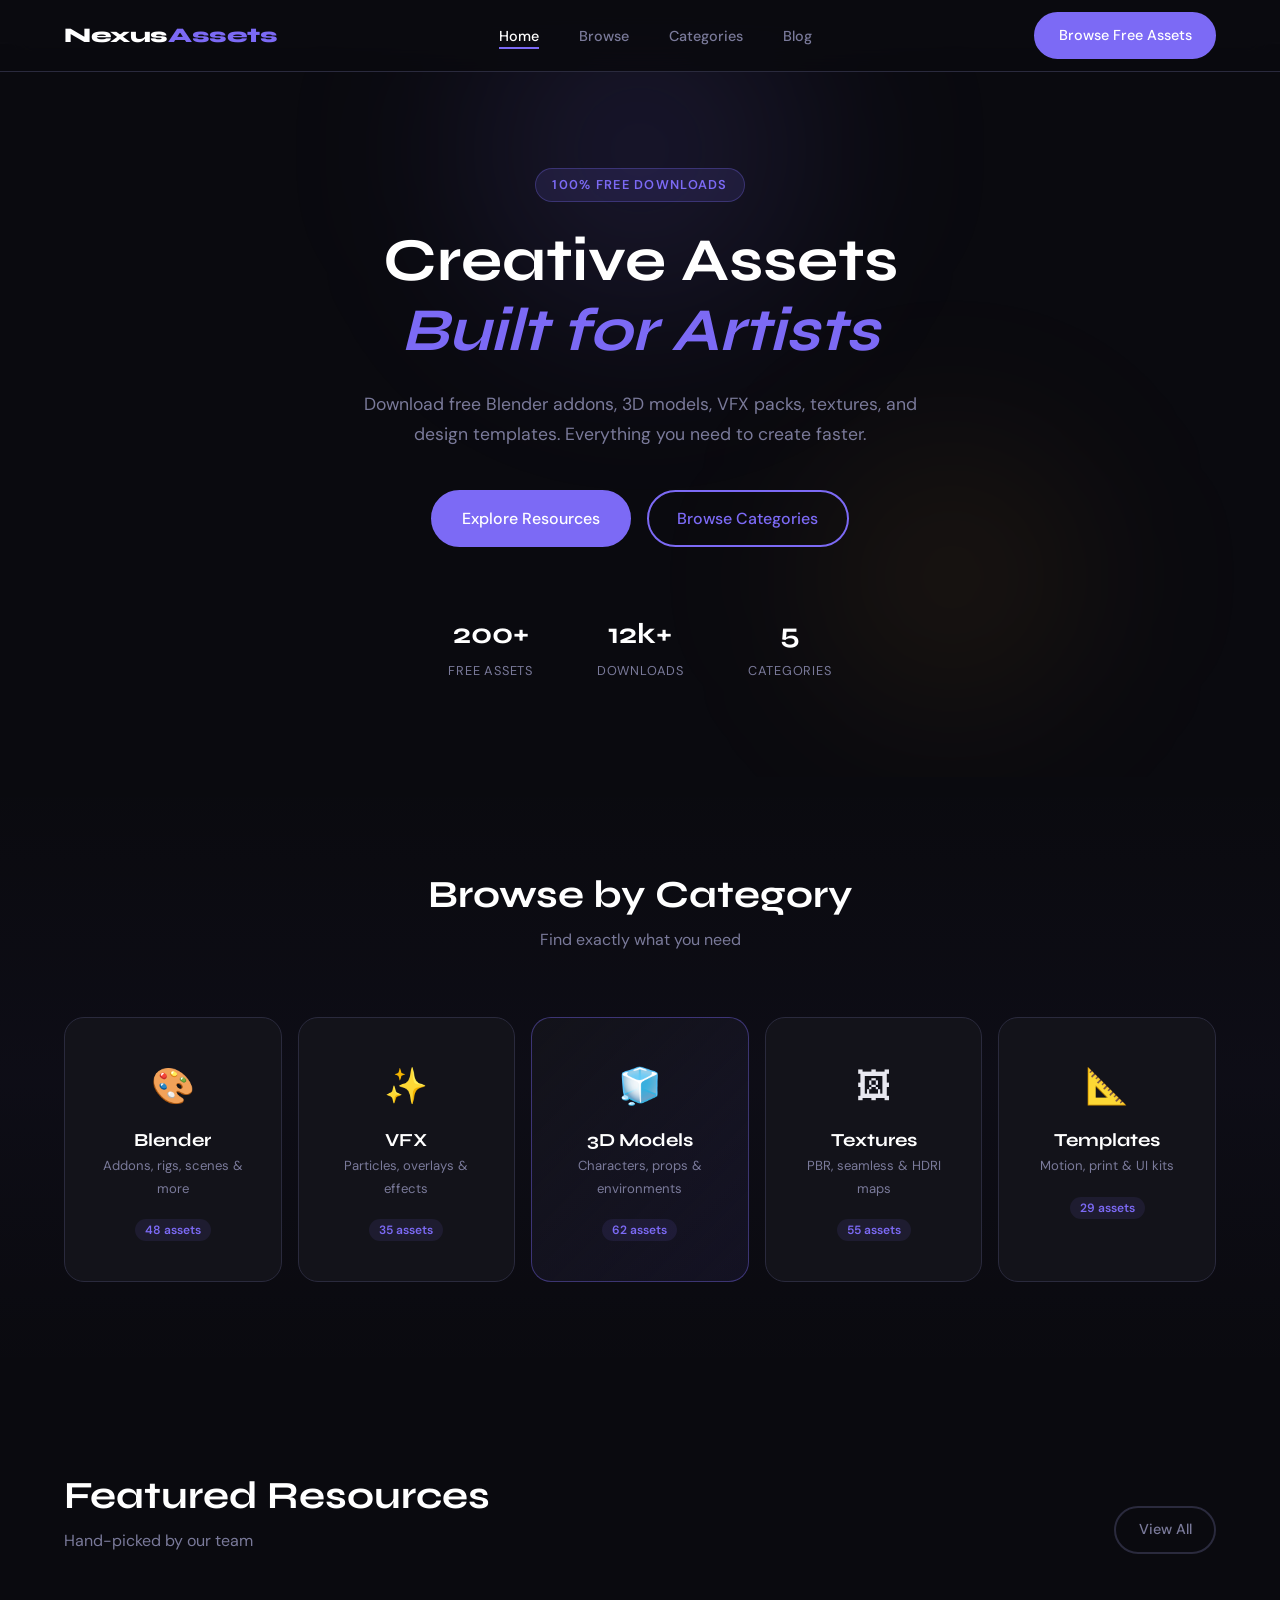
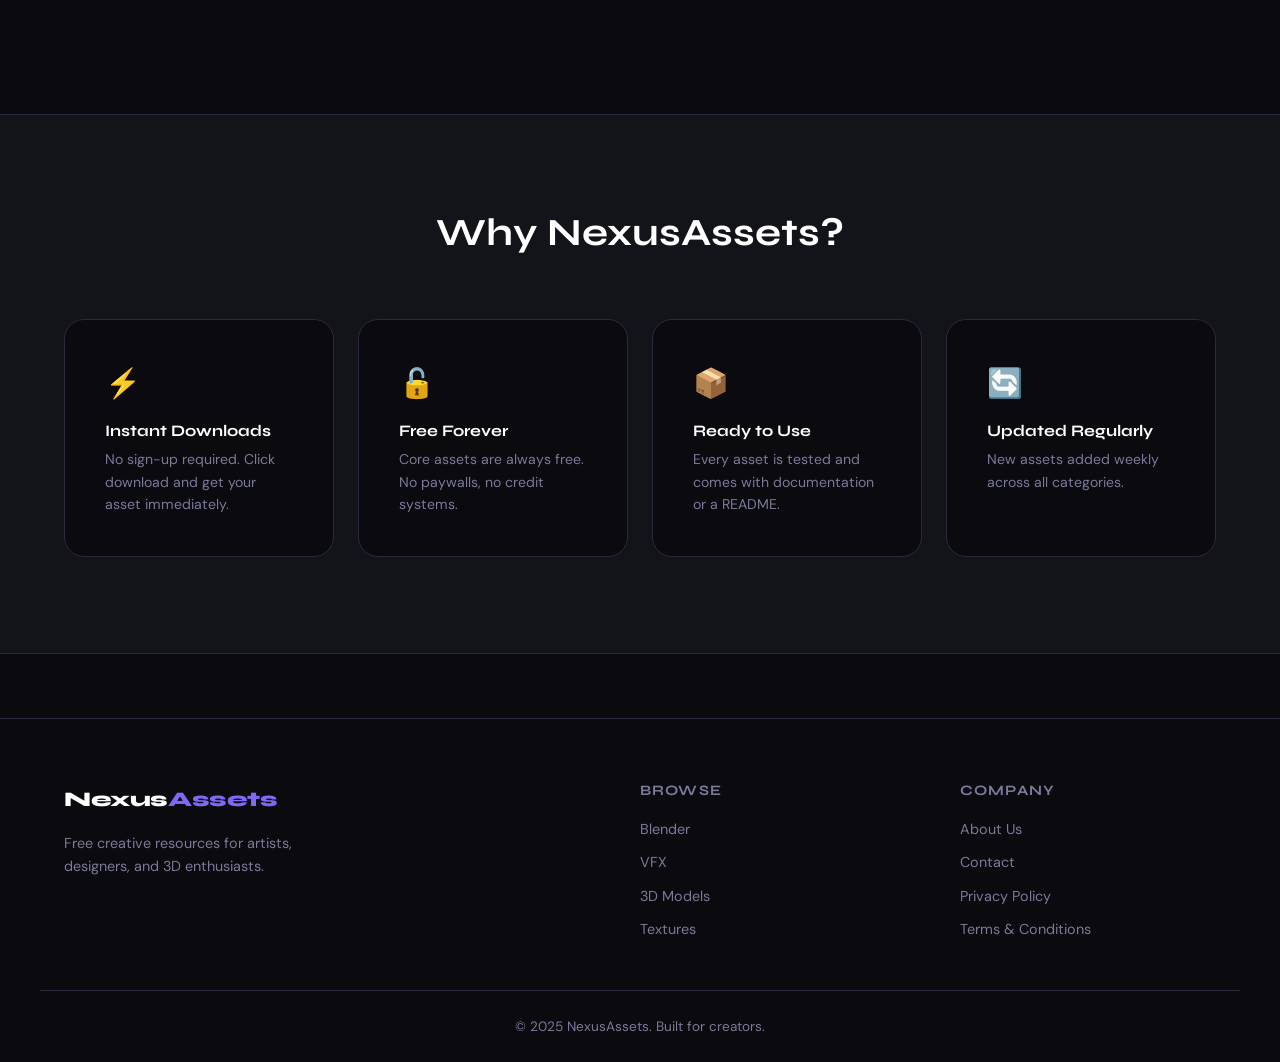
<file: index.html>
<!DOCTYPE html>
<html lang="en">
<head>
  <meta charset="UTF-8" />
  <meta name="viewport" content="width=device-width, initial-scale=1.0" />
  <title>NexusAssets — Free Creative Resources</title>
  <link rel="preconnect" href="https://fonts.googleapis.com" />
  <link rel="preconnect" href="https://fonts.gstatic.com" crossorigin />
  <link href="https://fonts.googleapis.com/css2?family=Syne:wght@700;800&family=DM+Sans:ital,wght@0,300;0,400;0,500;1,300&display=swap" rel="stylesheet" />
  <link rel="stylesheet" href="css/global.css" />
  <link rel="stylesheet" href="css/home.css" />
</head>
<body>

  <!-- ── Navigation ───────────────────────────────────────────── -->
  <header class="site-header">
    <nav class="nav container">
      <a href="index.html" class="nav__logo">Nexus<span>Assets</span></a>
      <ul class="nav__links">
        <li><a href="index.html" class="nav__link active">Home</a></li>
        <li><a href="pages/resources.html" class="nav__link">Browse</a></li>
        <li><a href="#categories" class="nav__link">Categories</a></li>
        <li><a href="pages/blog.html" class="nav__link">Blog</a></li>
      </ul>
      <a href="pages/resources.html" class="btn btn--primary">Browse Free Assets</a>
      <button class="nav__hamburger" id="hamburger" aria-label="Open menu">
        <span></span><span></span><span></span>
      </button>
    </nav>
  </header>

  <div class="mobile-nav" id="mobileNav">
    <ul>
      <li><a href="index.html">Home</a></li>
      <li><a href="pages/resources.html">Browse</a></li>
      <li><a href="#categories">Categories</a></li>
      <li><a href="pages/blog.html">Blog</a></li>
    </ul>
  </div>

  <main>

    <!-- ── Hero ─────────────────────────────────────────────────── -->
    <section class="hero">
      <div class="container hero__inner">
        <span class="hero__badge">100% Free Downloads</span>
        <h1 class="hero__title">Creative Assets<br /><em>Built for Artists</em></h1>
        <p class="hero__sub">
          Download free Blender addons, 3D models, VFX packs, textures,
          and design templates. Everything you need to create faster.
        </p>
        <div class="hero__actions">
          <a href="pages/resources.html" class="btn btn--primary btn--lg">Explore Resources</a>
          <a href="#categories" class="btn btn--ghost btn--lg">Browse Categories</a>
        </div>
        <div class="hero__stats">
          <div class="hero__stat"><strong>200+</strong><span>Free Assets</span></div>
          <div class="hero__stat"><strong>12k+</strong><span>Downloads</span></div>
          <div class="hero__stat"><strong>5</strong><span>Categories</span></div>
        </div>
      </div>
      <div class="hero__glow hero__glow--1" aria-hidden="true"></div>
      <div class="hero__glow hero__glow--2" aria-hidden="true"></div>
    </section>

    <!-- ── Categories ───────────────────────────────────────────── -->
    <section class="categories section" id="categories">
      <div class="container">
        <div class="section-header">
          <h2 class="section-title">Browse by Category</h2>
          <p class="section-sub">Find exactly what you need</p>
        </div>
        <div class="category-grid">
          <a href="pages/resources.html?category=blender" class="category-card">
            <div class="category-card__icon">🎨</div>
            <h3 class="category-card__name">Blender</h3>
            <p class="category-card__desc">Addons, rigs, scenes & more</p>
            <span class="category-card__count">48 assets</span>
          </a>
          <a href="pages/resources.html?category=vfx" class="category-card">
            <div class="category-card__icon">✨</div>
            <h3 class="category-card__name">VFX</h3>
            <p class="category-card__desc">Particles, overlays & effects</p>
            <span class="category-card__count">35 assets</span>
          </a>
          <a href="pages/resources.html?category=models" class="category-card category-card--featured">
            <div class="category-card__icon">🧊</div>
            <h3 class="category-card__name">3D Models</h3>
            <p class="category-card__desc">Characters, props & environments</p>
            <span class="category-card__count">62 assets</span>
          </a>
          <a href="pages/resources.html?category=textures" class="category-card">
            <div class="category-card__icon">🖼</div>
            <h3 class="category-card__name">Textures</h3>
            <p class="category-card__desc">PBR, seamless & HDRI maps</p>
            <span class="category-card__count">55 assets</span>
          </a>
          <a href="pages/resources.html?category=templates" class="category-card">
            <div class="category-card__icon">📐</div>
            <h3 class="category-card__name">Templates</h3>
            <p class="category-card__desc">Motion, print & UI kits</p>
            <span class="category-card__count">29 assets</span>
          </a>
        </div>
      </div>
    </section>

    <!-- ── Featured resources ────────────────────────────────────── -->
    <section class="featured section">
      <div class="container">
        <div class="section-header section-header--flex">
          <div>
            <h2 class="section-title">Featured Resources</h2>
            <p class="section-sub">Hand-picked by our team</p>
          </div>
          <a href="pages/resources.html" class="btn btn--outline">View All</a>
        </div>
        <!-- Cards injected here by main.js → renderResourceCards() -->
        <div class="resource-grid" id="featuredGrid"></div>
      </div>
    </section>

    <!-- ── Why us ────────────────────────────────────────────────── -->
    <section class="features section">
      <div class="container">
        <div class="section-header">
          <h2 class="section-title">Why NexusAssets?</h2>
        </div>
        <div class="features-grid">
          <div class="feature-card">
            <div class="feature-card__icon">⚡</div>
            <h3>Instant Downloads</h3>
            <p>No sign-up required. Click download and get your asset immediately.</p>
          </div>
          <div class="feature-card">
            <div class="feature-card__icon">🔓</div>
            <h3>Free Forever</h3>
            <p>Core assets are always free. No paywalls, no credit systems.</p>
          </div>
          <div class="feature-card">
            <div class="feature-card__icon">📦</div>
            <h3>Ready to Use</h3>
            <p>Every asset is tested and comes with documentation or a README.</p>
          </div>
          <div class="feature-card">
            <div class="feature-card__icon">🔄</div>
            <h3>Updated Regularly</h3>
            <p>New assets added weekly across all categories.</p>
          </div>
        </div>
      </div>
    </section>

  </main>

  <!-- ── Footer ───────────────────────────────────────────────────── -->
  <footer class="site-footer">
    <div class="container footer__inner">
      <div class="footer__brand">
        <a href="index.html" class="nav__logo">Nexus<span>Assets</span></a>
        <p>Free creative resources for artists, designers, and 3D enthusiasts.</p>
      </div>
      <div class="footer__links">
        <h4>Browse</h4>
        <ul>
          <li><a href="pages/resources.html?category=blender">Blender</a></li>
          <li><a href="pages/resources.html?category=vfx">VFX</a></li>
          <li><a href="pages/resources.html?category=models">3D Models</a></li>
          <li><a href="pages/resources.html?category=textures">Textures</a></li>
        </ul>
      </div>
      <div class="footer__links">
        <h4>Company</h4>
        <ul>
          <li><a href="pages/about.html">About Us</a></li>
          <li><a href="pages/contact.html">Contact</a></li>
          <li><a href="pages/privacy.html">Privacy Policy</a></li>
          <li><a href="pages/terms.html">Terms &amp; Conditions</a></li>
        </ul>
      </div>
    </div>
    <div class="footer__bottom container">
      <p>© 2025 NexusAssets. Built for creators.</p>
    </div>
  </footer>
  <script src="js/supabase-client.js"></script>
  <script src="js/data.js"></script>
  <script src="js/main.js"></script>
</body>
</html>
</file>
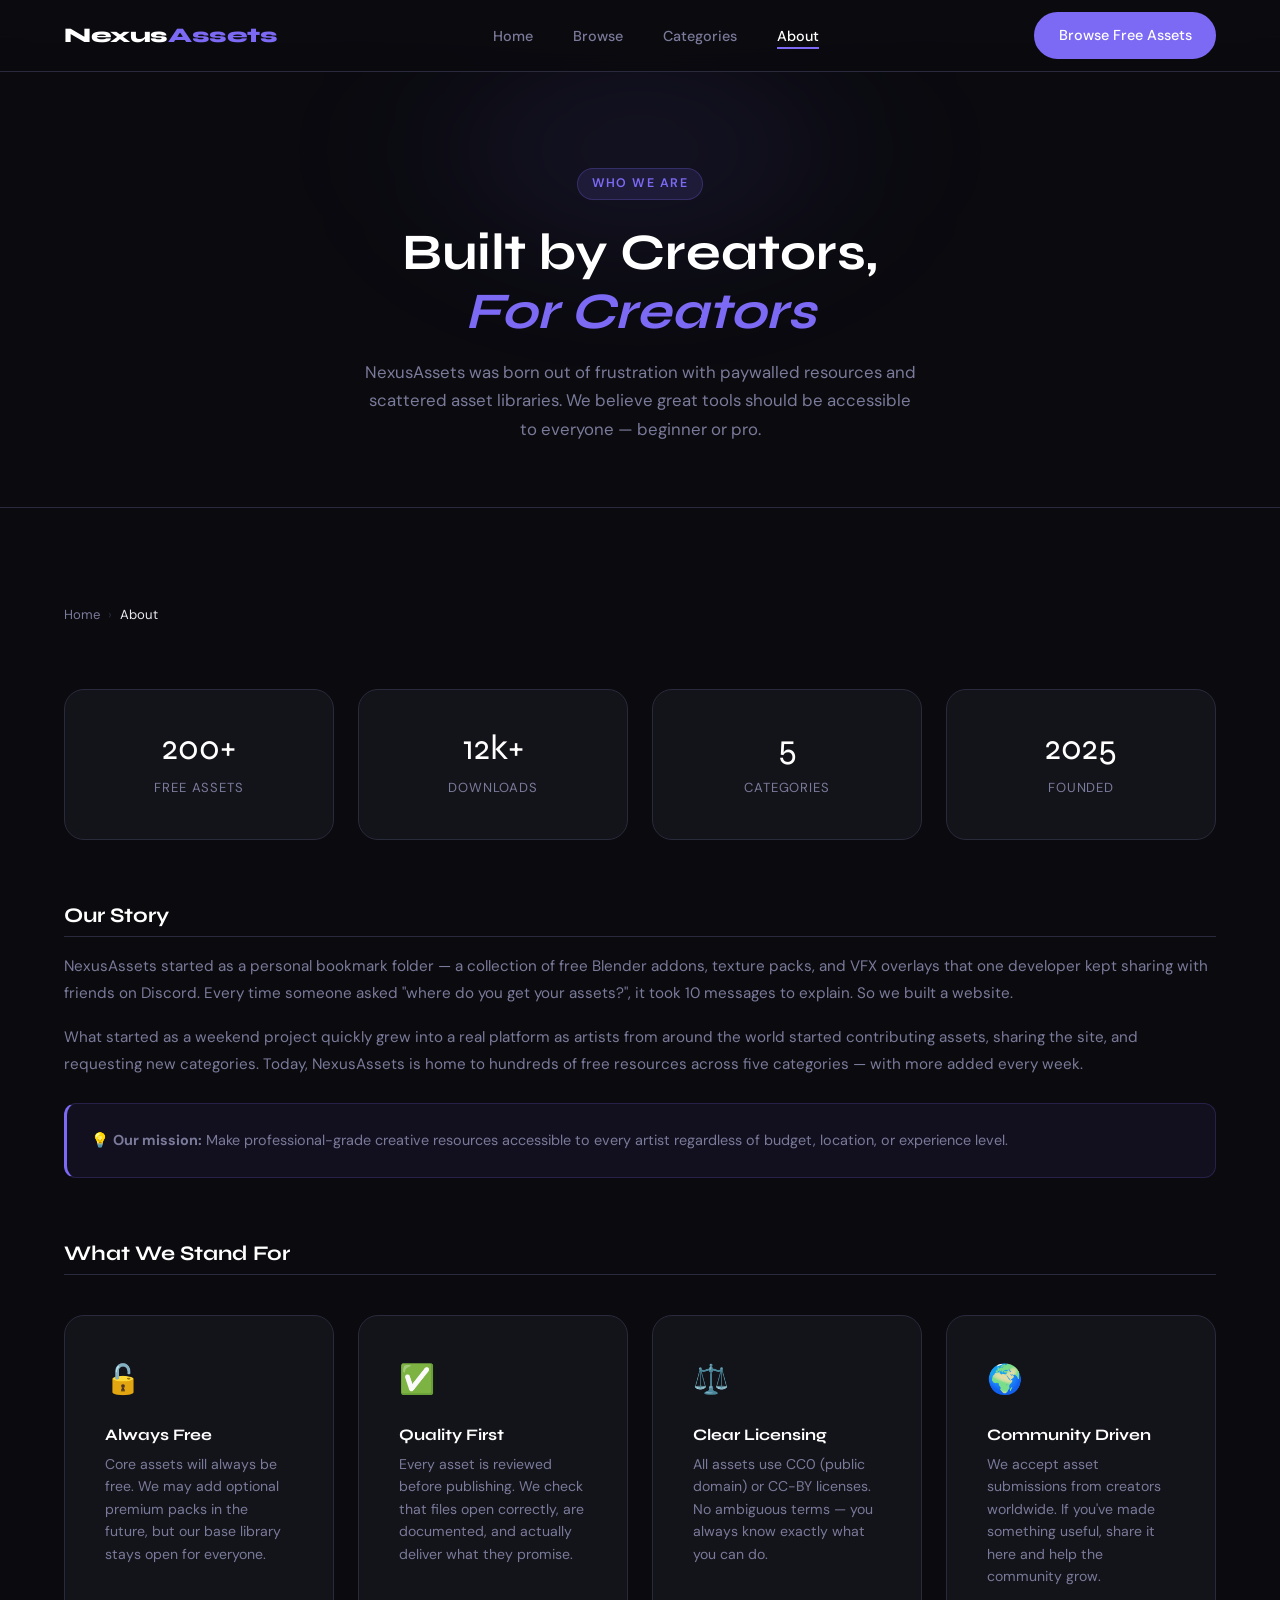
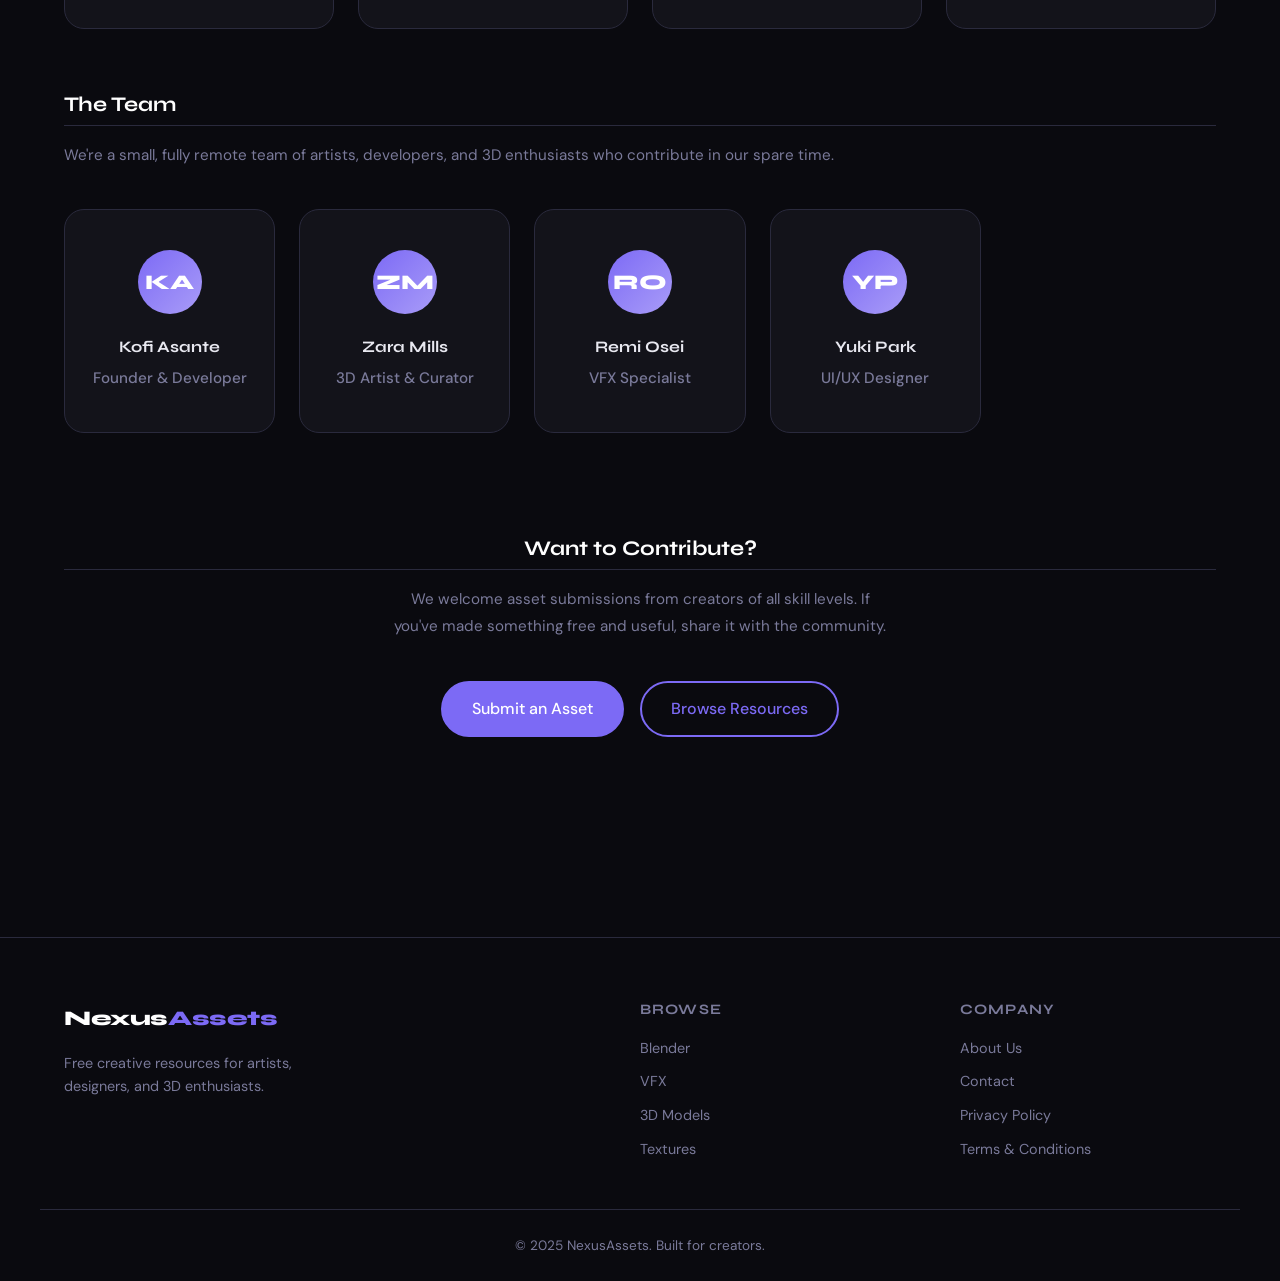
<file: pages/about.html>
<!DOCTYPE html>
<html lang="en">
<head>
  <meta charset="UTF-8" />
  <meta name="viewport" content="width=device-width, initial-scale=1.0" />
  <title>About Us — NexusAssets</title>
  <link rel="preconnect" href="https://fonts.googleapis.com" />
  <link rel="preconnect" href="https://fonts.gstatic.com" crossorigin />
  <link href="https://fonts.googleapis.com/css2?family=Syne:wght@700;800&family=DM+Sans:ital,wght@0,300;0,400;0,500;1,300&display=swap" rel="stylesheet" />
  <link rel="stylesheet" href="../css/global.css" />
  <link rel="stylesheet" href="../css/pages.css" />
</head>
<body>

  <!-- ── Navigation ───────────────────────────────────────────── -->
  <header class="site-header">
    <nav class="nav container">
      <a href="../index.html" class="nav__logo">Nexus<span>Assets</span></a>
      <ul class="nav__links">
        <li><a href="../index.html" class="nav__link">Home</a></li>
        <li><a href="resources.html" class="nav__link">Browse</a></li>
        <li><a href="../index.html#categories" class="nav__link">Categories</a></li>
        <li><a href="about.html" class="nav__link active">About</a></li>
      </ul>
      <a href="resources.html" class="btn btn--primary">Browse Free Assets</a>
      <button class="nav__hamburger" id="hamburger" aria-label="Open menu">
        <span></span><span></span><span></span>
      </button>
    </nav>
  </header>

  <div class="mobile-nav" id="mobileNav">
    <ul>
      <li><a href="../index.html">Home</a></li>
      <li><a href="resources.html">Browse</a></li>
      <li><a href="../index.html#categories">Categories</a></li>
      <li><a href="about.html">About</a></li>
      <li><a href="contact.html">Contact</a></li>
    </ul>
  </div>

  <main>

    <!-- ── Page hero ─────────────────────────────────────────── -->
    <section class="page-hero">
      <div class="page-hero__glow" aria-hidden="true"></div>
      <div class="container page-hero__inner">
        <span class="page-hero__label">Who we are</span>
        <h1 class="page-hero__title">Built by Creators,<br /><em>For Creators</em></h1>
        <p class="page-hero__sub">
          NexusAssets was born out of frustration with paywalled resources
          and scattered asset libraries. We believe great tools should be
          accessible to everyone — beginner or pro.
        </p>
      </div>
    </section>

    <div class="page-body">
      <div class="container">

        <!-- Breadcrumb navigation -->
        <nav class="breadcrumb" aria-label="Breadcrumb">
          <a href="../index.html">Home</a>
          <span class="breadcrumb__sep">›</span>
          <span class="breadcrumb__current">About</span>
        </nav>

        <!-- ── Stats row ─────────────────────────────────────── -->
        <!--
          These numbers build trust at a glance.
          In Phase 3, you'd pull these from a real database.
        -->
        <div class="stats-row">
          <div class="stat-block">
            <span class="stat-block__number">200+</span>
            <span class="stat-block__label">Free Assets</span>
          </div>
          <div class="stat-block">
            <span class="stat-block__number">12k+</span>
            <span class="stat-block__label">Downloads</span>
          </div>
          <div class="stat-block">
            <span class="stat-block__number">5</span>
            <span class="stat-block__label">Categories</span>
          </div>
          <div class="stat-block">
            <span class="stat-block__number">2025</span>
            <span class="stat-block__label">Founded</span>
          </div>
        </div>

        <!-- ── Our story ─────────────────────────────────────── -->
        <div class="prose-section">
          <h2>Our Story</h2>
          <p>
            NexusAssets started as a personal bookmark folder — a collection of
            free Blender addons, texture packs, and VFX overlays that one
            developer kept sharing with friends on Discord. Every time someone
            asked "where do you get your assets?", it took 10 messages to
            explain. So we built a website.
          </p>
          <p>
            What started as a weekend project quickly grew into a real platform
            as artists from around the world started contributing assets, sharing
            the site, and requesting new categories. Today, NexusAssets is home
            to hundreds of free resources across five categories — with more
            added every week.
          </p>

          <div class="prose-callout">
            <p>
              💡 <strong>Our mission:</strong> Make professional-grade creative
              resources accessible to every artist regardless of budget, location,
              or experience level.
            </p>
          </div>
        </div>

        <!-- ── Our values ────────────────────────────────────── -->
        <div class="prose-section">
          <h2>What We Stand For</h2>
          <div class="info-cards">

            <div class="info-card">
              <div class="info-card__icon">🔓</div>
              <h3>Always Free</h3>
              <p>
                Core assets will always be free. We may add optional premium
                packs in the future, but our base library stays open for everyone.
              </p>
            </div>

            <div class="info-card">
              <div class="info-card__icon">✅</div>
              <h3>Quality First</h3>
              <p>
                Every asset is reviewed before publishing. We check that files
                open correctly, are documented, and actually deliver what they promise.
              </p>
            </div>

            <div class="info-card">
              <div class="info-card__icon">⚖️</div>
              <h3>Clear Licensing</h3>
              <p>
                All assets use CC0 (public domain) or CC-BY licenses. No
                ambiguous terms — you always know exactly what you can do.
              </p>
            </div>

            <div class="info-card">
              <div class="info-card__icon">🌍</div>
              <h3>Community Driven</h3>
              <p>
                We accept asset submissions from creators worldwide. If you've
                made something useful, share it here and help the community grow.
              </p>
            </div>

          </div>
        </div>

        <!-- ── Team section ──────────────────────────────────── -->
        <!--
          Team member cards use initials in a gradient avatar circle.
          No real photos needed — works great with just CSS.
          When you add a backend, replace the avatar div with a real <img>.
        -->
        <div class="prose-section">
          <h2>The Team</h2>
          <p>
            We're a small, fully remote team of artists, developers, and 3D
            enthusiasts who contribute in our spare time.
          </p>
          <div class="team-grid">

            <div class="team-card">
              <div class="team-card__avatar">KA</div>
              <h3 class="team-card__name">Kofi Asante</h3>
              <p class="team-card__role">Founder & Developer</p>
            </div>

            <div class="team-card">
              <div class="team-card__avatar">ZM</div>
              <h3 class="team-card__name">Zara Mills</h3>
              <p class="team-card__role">3D Artist & Curator</p>
            </div>

            <div class="team-card">
              <div class="team-card__avatar">RO</div>
              <h3 class="team-card__name">Remi Osei</h3>
              <p class="team-card__role">VFX Specialist</p>
            </div>

            <div class="team-card">
              <div class="team-card__avatar">YP</div>
              <h3 class="team-card__name">Yuki Park</h3>
              <p class="team-card__role">UI/UX Designer</p>
            </div>

          </div>
        </div>

        <!-- ── CTA section ───────────────────────────────────── -->
        <div class="prose-section" style="text-align:center; padding: var(--space-xl) 0;">
          <h2>Want to Contribute?</h2>
          <p style="max-width:500px; margin: 0 auto var(--space-xl);">
            We welcome asset submissions from creators of all skill levels.
            If you've made something free and useful, share it with the community.
          </p>
          <div style="display:flex; gap:var(--space-md); justify-content:center; flex-wrap:wrap;">
            <a href="contact.html" class="btn btn--primary btn--lg">Submit an Asset</a>
            <a href="resources.html" class="btn btn--ghost btn--lg">Browse Resources</a>
          </div>
        </div>

      </div>
    </div>

  </main>

  <!-- ── Footer ───────────────────────────────────────────────── -->
  <footer class="site-footer">
    <div class="container footer__inner">
      <div class="footer__brand">
        <a href="../index.html" class="nav__logo">Nexus<span>Assets</span></a>
        <p>Free creative resources for artists, designers, and 3D enthusiasts.</p>
      </div>
      <div class="footer__links">
        <h4>Browse</h4>
        <ul>
          <li><a href="resources.html?category=blender">Blender</a></li>
          <li><a href="resources.html?category=vfx">VFX</a></li>
          <li><a href="resources.html?category=models">3D Models</a></li>
          <li><a href="resources.html?category=textures">Textures</a></li>
        </ul>
      </div>
      <div class="footer__links">
        <h4>Company</h4>
        <ul>
          <li><a href="about.html">About Us</a></li>
          <li><a href="contact.html">Contact</a></li>
          <li><a href="privacy.html">Privacy Policy</a></li>
          <li><a href="terms.html">Terms & Conditions</a></li>
        </ul>
      </div>
    </div>
    <div class="footer__bottom container">
      <p>© 2025 NexusAssets. Built for creators.</p>
    </div>
  </footer>

  <script src="../js/data.js"></script>
  <script src="../js/main.js"></script>
</body>
</html>
</file>
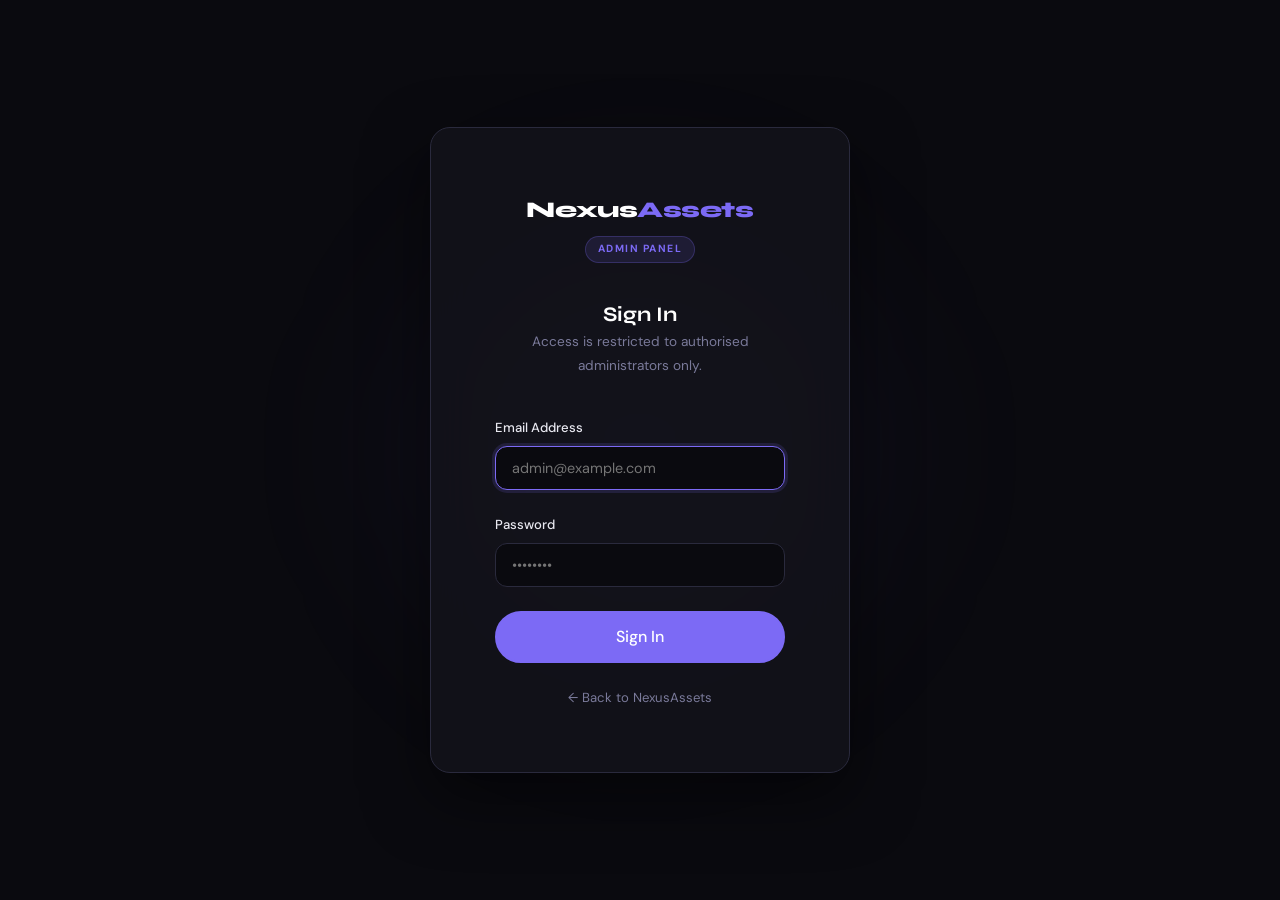
<file: pages/admin-leads.html>
<!DOCTYPE html>
<html lang="en">
<head>
  <meta charset="UTF-8" />
  <meta name="viewport" content="width=device-width, initial-scale=1.0" />
  <title>Leads — NexusAssets Admin</title>
  <meta name="robots" content="noindex, nofollow" />
  <link rel="preconnect" href="https://fonts.googleapis.com" />
  <link rel="preconnect" href="https://fonts.gstatic.com" crossorigin />
  <link href="https://fonts.googleapis.com/css2?family=Syne:wght@700;800&family=DM+Sans:ital,wght@0,300;0,400;0,500;1,300&display=swap" rel="stylesheet" />
  <link rel="stylesheet" href="../css/global.css" />
  <link rel="stylesheet" href="../css/admin.css" />
</head>
<body>

  <!-- Auth guard runs before page renders -->
  <script src="../js/supabase-client.js"></script>
  <script src="../js/admin-auth.js"></script>

  <div class="admin-wrapper">

    <!-- ── SIDEBAR ─────────────────────────────────────────── -->
    <aside class="admin-sidebar">
      <div class="admin-sidebar__logo">
        <a href="admin.html">Nexus<span>Assets</span></a>
        <span class="admin-sidebar__badge">Admin Panel</span>
      </div>

      <nav class="admin-nav">
        <div class="admin-nav__section">
          <span class="admin-nav__label">Main</span>
          <a href="admin.html" class="admin-nav__link">
            <span class="admin-nav__icon">📊</span>
            Dashboard
          </a>
          <a href="admin-leads.html" class="admin-nav__link active">
            <span class="admin-nav__icon">👥</span>
            Leads
          </a>
          <a href="#" class="admin-nav__link">
            <span class="admin-nav__icon">📦</span>
            Resources
            <span class="admin-nav__soon">Soon</span>
          </a>
        </div>
        <div class="admin-nav__section">
          <span class="admin-nav__label">Config</span>
          <a href="#" class="admin-nav__link">
            <span class="admin-nav__icon">⚙️</span>
            Settings
            <span class="admin-nav__soon">Soon</span>
          </a>
          <a href="../index.html" class="admin-nav__link" target="_blank" rel="noopener">
            <span class="admin-nav__icon">🌐</span>
            View Site
          </a>
        </div>
      </nav>

      <div class="admin-sidebar__footer">
        <div class="admin-sidebar__user">
          <div class="admin-sidebar__avatar" id="adminAvatar">A</div>
          <div class="admin-sidebar__email" id="adminEmail">Loading…</div>
        </div>
        <button id="logoutBtn"><span>🚪</span> Sign Out</button>
      </div>
    </aside>

    <!-- ── MAIN CONTENT ─────────────────────────────────────── -->
    <div class="admin-main">

      <div class="admin-topbar">
        <div>
          <div class="admin-topbar__title">Leads</div>
          <div class="admin-topbar__sub" id="leadsSubtitle">Loading…</div>
        </div>
      </div>

      <div class="admin-content">

        <!-- Toolbar: search + status filter pills -->
        <div class="leads-toolbar">

          <div class="leads-search-wrap">
            <input
              type="search"
              id="leadsSearch"
              class="leads-search"
              placeholder="Search by name, email, or resource…"
              autocomplete="off"
            />
          </div>

          <div class="leads-filters" id="leadsFilters">
            <button class="leads-filter-btn active" data-status="all">All</button>
            <button class="leads-filter-btn" data-status="new">New</button>
            <button class="leads-filter-btn" data-status="contacted">Contacted</button>
            <button class="leads-filter-btn" data-status="interested">Interested</button>
            <button class="leads-filter-btn" data-status="follow_up">Follow Up</button>
            <button class="leads-filter-btn" data-status="negotiating">Negotiating</button>
            <button class="leads-filter-btn" data-status="customer">Customer</button>
            <button class="leads-filter-btn" data-status="not_interested">Not Interested</button>
          </div>

        </div>

        <!-- Results count -->
        <p class="leads-count" id="leadsCount"></p>

        <!-- Table container — JS renders into this -->
        <div id="leadsTableContainer">
          <div class="leads-state">
            <div class="leads-state__icon">⏳</div>
            <h3>Loading leads…</h3>
            <p>Fetching from Supabase</p>
          </div>
        </div>

      </div>
    </div>

  </div>

  <!-- ── LEAD DETAIL MODAL ──────────────────────────────────── -->
  <!--
    Hidden by default. JS opens it when a lead row is clicked.
    All editable fields (status, admin_notes) are inside here.
    Closing without saving discards changes.
  -->
  <div class="modal-overlay" id="modalOverlay">
    <div class="modal" role="dialog" aria-modal="true" aria-labelledby="modalTitle">

      <div class="modal__header">
        <span class="modal__title" id="modalTitle">Lead Details</span>
        <button class="modal__close" id="modalClose" aria-label="Close">✕</button>
      </div>

      <div class="modal__body">

        <!-- Read-only contact fields -->
        <div class="modal-field-group">
          <div class="modal-field">
            <span class="modal-field__label">First Name</span>
            <div class="modal-field__value" id="mFirstName">—</div>
          </div>
          <div class="modal-field">
            <span class="modal-field__label">Last Name</span>
            <div class="modal-field__value" id="mLastName">—</div>
          </div>
        </div>

        <div class="modal-field-group">
          <div class="modal-field">
            <span class="modal-field__label">Email</span>
            <div class="modal-field__value" id="mEmail">—</div>
          </div>
          <div class="modal-field">
            <span class="modal-field__label">WhatsApp</span>
            <div class="modal-field__value" id="mWhatsapp">—</div>
          </div>
        </div>

        <div class="modal-field-group">
          <div class="modal-field">
            <span class="modal-field__label">Telegram</span>
            <div class="modal-field__value" id="mTelegram">—</div>
          </div>
          <div class="modal-field">
            <span class="modal-field__label">Marketing Consent</span>
            <div class="modal-field__value" id="mConsent">—</div>
          </div>
        </div>

        <hr class="modal-divider" />

        <div class="modal-field-group">
          <div class="modal-field">
            <span class="modal-field__label">Resource</span>
            <div class="modal-field__value" id="mResource">—</div>
          </div>
          <div class="modal-field">
            <span class="modal-field__label">Resource Type</span>
            <div class="modal-field__value" id="mResourceType">—</div>
          </div>
        </div>

        <div class="modal-field" style="margin-bottom:var(--space-lg);">
          <span class="modal-field__label">Message</span>
          <div class="modal-field__value" id="mMessage" style="white-space:pre-wrap; line-height:1.6;">—</div>
        </div>

        <hr class="modal-divider" />

        <div class="modal-field-group">
          <div class="modal-field">
            <span class="modal-field__label">Submitted</span>
            <div class="modal-field__value" id="mCreatedAt">—</div>
          </div>
          <div class="modal-field">
            <span class="modal-field__label">Last Updated</span>
            <div class="modal-field__value" id="mUpdatedAt">—</div>
          </div>
        </div>

        <hr class="modal-divider" />

        <!-- Editable: Status -->
        <div class="modal-field" style="margin-bottom:var(--space-lg);">
          <label class="modal-field__label" for="mStatus">Status</label>
          <select id="mStatus" class="modal-select">
            <option value="new">New</option>
            <option value="contacted">Contacted</option>
            <option value="interested">Interested</option>
            <option value="follow_up">Follow Up</option>
            <option value="negotiating">Negotiating</option>
            <option value="customer">Customer</option>
            <option value="not_interested">Not Interested</option>
          </select>
        </div>

        <!-- Editable: Admin Notes -->
        <div class="modal-field">
          <label class="modal-field__label" for="mNotes">Admin Notes</label>
          <textarea
            id="mNotes"
            class="modal-textarea"
            placeholder="Internal notes — not visible to the visitor…"
          ></textarea>
        </div>

        <!-- Delete confirmation block — hidden until delete is clicked -->
        <div class="delete-confirm" id="deleteConfirm">
          ⚠️ Are you sure you want to permanently delete this lead?
          This cannot be undone.
          <div style="margin-top:var(--space-sm); display:flex; gap:var(--space-sm);">
            <button id="deleteConfirmYes" class="btn btn--sm" style="background:#f87171;border-color:#f87171;color:#fff;">
              Yes, Delete
            </button>
            <button id="deleteConfirmNo" class="btn btn--outline btn--sm">Cancel</button>
          </div>
        </div>

      </div>

      <div class="modal__footer">
        <!-- Left: delete trigger -->
        <button id="deleteBtn" class="btn btn--outline btn--sm" style="color:#f87171; border-color:rgba(248,113,113,0.4);">
          🗑 Delete Lead
        </button>

        <!-- Right: save -->
        <div style="display:flex; gap:var(--space-sm); align-items:center;">
          <span id="saveStatus" style="font-size:0.82rem; color:var(--color-text-muted);"></span>
          <button id="saveBtn" class="btn btn--primary btn--sm">Save Changes</button>
        </div>
      </div>

    </div>
  </div>

  <script>
  /* ================================================================
     Minimal toast — self-contained, no main.js dependency.
     Uses the same #toast-container and .toast styles from global.css.
  ================================================================ */
  (function () {
    const tc = document.createElement('div');
    tc.id = 'toast-container';
    document.body.appendChild(tc);
  })();

  /* ================================================================
     escapeHTML — turns text into harmless text before it is placed
     inside an HTML template string (innerHTML).
     Converts & < > " ' so the browser shows them as characters
     instead of running them as HTML or code.
     Use it on EVERY value that comes from the database.
  ================================================================ */
  function escapeHTML(value) {
    if (value === null || value === undefined) return '';
    return String(value)
      .replace(/&/g, '&amp;')
      .replace(/</g, '&lt;')
      .replace(/>/g, '&gt;')
      .replace(/"/g, '&quot;')
      .replace(/'/g, '&#39;');
  }

  function showToast(message, type, duration) {
    type     = type     || 'success';
    duration = duration || 3000;
    const tc    = document.getElementById('toast-container');
    const toast = document.createElement('div');
    // Only allow known toast types in the class name
    const safeType = ['success', 'info', 'error'].includes(type) ? type : 'info';
    toast.className = `toast toast--${safeType}`;
    const icons = { success: '✓', info: 'ℹ', error: '✕' };
    // Built with textContent so the message can never inject HTML
    const iconEl = document.createElement('span');
    iconEl.className   = 'toast__icon';
    iconEl.textContent = icons[safeType];
    const msgEl = document.createElement('span');
    msgEl.className   = 'toast__message';
    msgEl.textContent = message;
    toast.appendChild(iconEl);
    toast.appendChild(msgEl);
    tc.appendChild(toast);
    requestAnimationFrame(() => requestAnimationFrame(() => toast.classList.add('toast--visible')));
    setTimeout(() => {
      toast.classList.remove('toast--visible');
      toast.classList.add('toast--hiding');
      toast.addEventListener('transitionend', () => toast.remove(), { once: true });
    }, duration);
  }

  /* ================================================================
     admin-leads.js (inline)
     ================================================================
     All lead management logic is self-contained here.
     Depends on (loaded above):
       - supabase-client.js  → supabaseFetch, supabaseUpdate, supabaseDelete
       - admin-auth.js       → guards the page, sets window.ADMIN_SESSION
  ================================================================ */
  (function () {

    /* ── State ─────────────────────────────────────────────── */
    let allLeads      = [];   // full array from Supabase
    let filteredLeads = [];   // after search + status filter
    let activeStatus  = 'all';
    let searchQuery   = '';
    let openLeadId    = null; // id of lead currently in modal

    /* ── Admin avatar ──────────────────────────────────────── */
    if (window.ADMIN_SESSION && window.ADMIN_SESSION.user) {
      const email = window.ADMIN_SESSION.user.email || '';
      const av = document.getElementById('adminAvatar');
      if (av) av.textContent = email.charAt(0).toUpperCase();
    }

    /* ================================================================
       STATUS COLOURS
       Maps each status value to a display colour and label.
       Must match the CHECK constraint in the Supabase schema.
    ================================================================ */
    const STATUS_META = {
      new:            { label: 'New',            color: '#7c6af5' },
      contacted:      { label: 'Contacted',       color: '#60a5fa' },
      interested:     { label: 'Interested',      color: '#4ade80' },
      follow_up:      { label: 'Follow Up',       color: '#f5a623' },
      negotiating:    { label: 'Negotiating',     color: '#f59e0b' },
      customer:       { label: 'Customer',        color: '#4ade80' },
      not_interested: { label: 'Not Interested',  color: '#f87171' }
    };

    function statusBadge(status) {
      // Own-property check so odd values like "constructor" don't match
      const known = Object.prototype.hasOwnProperty.call(STATUS_META, status);
      const meta  = known ? STATUS_META[status] : { label: status, color: '#7a7a9a' };
      // meta.color is always one of our fixed colours; label may be raw DB text
      return `<span class="lead-status-badge"
        style="color:${meta.color}; background:${meta.color}1a;">
        ${escapeHTML(meta.label)}
      </span>`;
    }

    function formatDate(iso) {
      if (!iso) return '—';
      return new Date(iso).toLocaleDateString('en-US', {
        year: 'numeric', month: 'short', day: 'numeric',
        hour: '2-digit', minute: '2-digit'
      });
    }

    /* ================================================================
       FETCH ALL LEADS FROM SUPABASE
    ================================================================ */
    async function fetchLeads() {
      const container = document.getElementById('leadsTableContainer');
      container.innerHTML = `
        <div class="leads-state">
          <div class="leads-state__icon">⏳</div>
          <h3>Loading leads…</h3>
          <p>Fetching from Supabase</p>
        </div>`;

      const { data, error } = await supabaseFetch(
        'leads',
        '?select=*&order=created_at.desc'
      );

      if (error) {
        container.innerHTML = `
          <div class="leads-state">
            <div class="leads-state__icon">⚠️</div>
            <h3>Failed to load leads</h3>
            <p>${escapeHTML(error)}</p>
          </div>`;
        return;
      }

      allLeads = data || [];
      updateSubtitle();
      applyFilters();
    }

    function updateSubtitle() {
      const el = document.getElementById('leadsSubtitle');
      if (el) el.textContent = `${allLeads.length} total lead${allLeads.length !== 1 ? 's' : ''}`;
    }

    /* ================================================================
       FILTER + SEARCH (client-side, no extra DB calls)
    ================================================================ */
    function applyFilters() {
      let result = allLeads;

      // Status filter
      if (activeStatus !== 'all') {
        result = result.filter(l => l.status === activeStatus);
      }

      // Search filter — name, email, resource_title
      if (searchQuery) {
        const q = searchQuery.toLowerCase();
        result = result.filter(l =>
          (`${l.first_name} ${l.last_name}`).toLowerCase().includes(q) ||
          (l.email || '').toLowerCase().includes(q) ||
          (l.resource_title || '').toLowerCase().includes(q)
        );
      }

      filteredLeads = result;
      renderTable();
    }

    /* ================================================================
       RENDER TABLE
    ================================================================ */
    function renderTable() {
      const container = document.getElementById('leadsTableContainer');
      const countEl   = document.getElementById('leadsCount');

      if (countEl) {
        countEl.innerHTML = `Showing <span>${filteredLeads.length}</span> of <span>${allLeads.length}</span> lead${allLeads.length !== 1 ? 's' : ''}`;
      }

      if (filteredLeads.length === 0) {
        container.innerHTML = `
          <div class="leads-state">
            <div class="leads-state__icon">📭</div>
            <h3>${allLeads.length === 0 ? 'No leads yet' : 'No leads match your filter'}</h3>
            <p>${allLeads.length === 0 ? 'Leads submitted through the contact forms will appear here.' : 'Try a different search term or status filter.'}</p>
          </div>`;
        return;
      }

      const rows = filteredLeads.map(lead => `
        <tr data-id="${escapeHTML(lead.id)}" tabindex="0" role="button" aria-label="View lead from ${escapeHTML(lead.first_name)} ${escapeHTML(lead.last_name)}">
          <td>
            <div style="font-weight:500;">${escapeHTML(lead.first_name)} ${escapeHTML(lead.last_name)}</div>
            <div class="lead-cell-muted">${escapeHTML(lead.email)}</div>
          </td>
          <td class="lead-cell-muted">${escapeHTML(lead.whatsapp) || '—'}</td>
          <td>
            <div style="font-size:0.85rem;">${escapeHTML(lead.resource_title) || '—'}</div>
            <div class="lead-cell-muted">${escapeHTML(lead.resource_type)}</div>
          </td>
          <td>${statusBadge(lead.status)}</td>
          <td class="lead-cell-muted">${lead.marketing_consent
            ? '<span class="lead-consent-yes">✓ Yes</span>'
            : '<span class="lead-consent-no">✗ No</span>'}</td>
          <td class="lead-cell-muted">${formatDate(lead.created_at)}</td>
        </tr>`).join('');

      container.innerHTML = `
        <div class="leads-table-wrap">
          <table class="leads-table">
            <thead>
              <tr>
                <th>Name / Email</th>
                <th>WhatsApp</th>
                <th>Resource</th>
                <th>Status</th>
                <th>Consent</th>
                <th>Submitted</th>
              </tr>
            </thead>
            <tbody id="leadsTableBody">${rows}</tbody>
          </table>
        </div>`;

      // Attach click listeners to each row
      document.querySelectorAll('#leadsTableBody tr').forEach(row => {
        row.addEventListener('click', () => openModal(row.dataset.id));
        // Also allow keyboard activation
        row.addEventListener('keydown', e => {
          if (e.key === 'Enter' || e.key === ' ') openModal(row.dataset.id);
        });
      });
    }

    /* ================================================================
       setSafeLink — fills a modal field with a link built safely.
       - text : what the person sees (set with textContent)
       - href : the full URL; the scheme (mailto:/https://) is fixed
                by our code, only the encoded value comes from the DB
       If there is no text or no usable URL, shows plain text or "—".
    ================================================================ */
    function setSafeLink(elementId, text, href, newTab) {
      const el = document.getElementById(elementId);
      el.textContent = '';                       // clear old content
      if (!text) { el.textContent = '—'; return; }
      if (!href) { el.textContent = text; return; }
      const a = document.createElement('a');
      a.href        = href;
      a.textContent = text;
      if (newTab) {
        a.target = '_blank';
        a.rel    = 'noopener noreferrer';
      }
      el.appendChild(a);
    }

    /* ================================================================
       MODAL — open with lead data
    ================================================================ */
    function openModal(id) {
      const lead = allLeads.find(l => l.id === id);
      if (!lead) return;
      openLeadId = id;

      // Populate read-only fields
      document.getElementById('modalTitle').textContent =
        `${lead.first_name} ${lead.last_name}`;
      document.getElementById('mFirstName').textContent  = lead.first_name || '—';
      document.getElementById('mLastName').textContent   = lead.last_name  || '—';
      // Links are built as real elements: href and textContent are
      // assigned as properties, so database text can never become HTML.
      setSafeLink('mEmail', lead.email, lead.email
        ? 'mailto:' + encodeURIComponent(lead.email).replace(/%40/g, '@')
        : '', false);

      const waDigits = (lead.whatsapp || '').replace(/\D/g, '');
      setSafeLink('mWhatsapp', lead.whatsapp,
        waDigits ? 'https://wa.me/' + waDigits : '', true);

      const tgHandle = (lead.telegram || '').trim().replace(/^@/, '');
      setSafeLink('mTelegram', lead.telegram,
        tgHandle ? 'https://t.me/' + encodeURIComponent(tgHandle) : '', true);
      document.getElementById('mConsent').textContent =
        lead.marketing_consent ? '✓ Yes' : '✗ No';
      document.getElementById('mResource').textContent     = lead.resource_title || '—';
      document.getElementById('mResourceType').textContent = lead.resource_type   || '—';
      document.getElementById('mMessage').textContent      = lead.message         || '—';
      document.getElementById('mCreatedAt').textContent    = formatDate(lead.created_at);
      document.getElementById('mUpdatedAt').textContent    = formatDate(lead.updated_at);

      // Populate editable fields
      document.getElementById('mStatus').value = lead.status || 'new';
      document.getElementById('mNotes').value  = lead.admin_notes || '';

      // Reset UI state
      document.getElementById('saveStatus').textContent = '';
      document.getElementById('saveBtn').textContent    = 'Save Changes';
      document.getElementById('saveBtn').disabled       = false;
      document.getElementById('deleteConfirm').classList.remove('visible');

      // Show overlay
      document.getElementById('modalOverlay').classList.add('visible');
      document.body.style.overflow = 'hidden';
    }

    function closeModal() {
      document.getElementById('modalOverlay').classList.remove('visible');
      document.body.style.overflow = '';
      openLeadId = null;
      document.getElementById('deleteConfirm').classList.remove('visible');
    }

    /* ================================================================
       SAVE — update status + admin_notes in Supabase
    ================================================================ */
    document.getElementById('saveBtn').addEventListener('click', async function () {
      if (!openLeadId) return;

      const newStatus = document.getElementById('mStatus').value;
      const newNotes  = document.getElementById('mNotes').value.trim();

      this.textContent = 'Saving…';
      this.disabled    = true;
      document.getElementById('saveStatus').textContent = '';

      const { data, error } = await supabaseUpdate(
        'leads',
        `?id=eq.${openLeadId}`,
        {
          status:      newStatus,
          admin_notes: newNotes
          // updated_at is handled automatically by the Supabase trigger
        }
      );

      if (error) {
        this.textContent = 'Save Changes';
        this.disabled    = false;
        document.getElementById('saveStatus').textContent = '⚠️ ' + error;
        return;
      }

      // Update local array so the table reflects the change immediately
      const idx = allLeads.findIndex(l => l.id === openLeadId);
      if (idx !== -1) {
        allLeads[idx].status      = newStatus;
        allLeads[idx].admin_notes = newNotes;
      }

      this.textContent = '✓ Saved';
      document.getElementById('saveStatus').textContent = '';

      // Re-render the table (status badge may have changed)
      applyFilters();

      // Reset button after a moment
      setTimeout(() => {
        this.textContent = 'Save Changes';
        this.disabled    = false;
      }, 2000);
    });

    /* ================================================================
       DELETE — with confirmation step
    ================================================================ */
    document.getElementById('deleteBtn').addEventListener('click', function () {
      document.getElementById('deleteConfirm').classList.toggle('visible');
    });

    document.getElementById('deleteConfirmNo').addEventListener('click', function () {
      document.getElementById('deleteConfirm').classList.remove('visible');
    });

    document.getElementById('deleteConfirmYes').addEventListener('click', async function () {
      if (!openLeadId) return;

      this.textContent = 'Deleting…';
      this.disabled    = true;

      const { data, error } = await supabaseDelete('leads', `?id=eq.${openLeadId}`);

      if (error) {
        this.textContent = 'Yes, Delete';
        this.disabled    = false;
        document.getElementById('saveStatus').textContent = '⚠️ Delete failed: ' + error;
        document.getElementById('deleteConfirm').classList.remove('visible');
        return;
      }

      // Remove from local array
      allLeads = allLeads.filter(l => l.id !== openLeadId);
      closeModal();
      updateSubtitle();
      applyFilters();
      showToast('Lead deleted successfully.', 'success', 3000);
    });

    /* ================================================================
       MODAL CLOSE — overlay click or X button
    ================================================================ */
    document.getElementById('modalClose').addEventListener('click', closeModal);

    document.getElementById('modalOverlay').addEventListener('click', function (e) {
      // Only close if the click was on the overlay backdrop itself,
      // not on the modal card inside it
      if (e.target === this) closeModal();
    });

    // Close on Escape key
    document.addEventListener('keydown', function (e) {
      if (e.key === 'Escape') closeModal();
    });

    /* ================================================================
       SEARCH — input listener
    ================================================================ */
    document.getElementById('leadsSearch').addEventListener('input', function () {
      searchQuery = this.value.trim();
      applyFilters();
    });

    /* ================================================================
       STATUS FILTER PILLS — click listeners
    ================================================================ */
    document.querySelectorAll('.leads-filter-btn').forEach(btn => {
      btn.addEventListener('click', function () {
        activeStatus = this.dataset.status;
        document.querySelectorAll('.leads-filter-btn').forEach(b =>
          b.classList.toggle('active', b.dataset.status === activeStatus)
        );
        applyFilters();
      });
    });

    /* ================================================================
       INIT
    ================================================================ */
    fetchLeads();

  })();
  </script>

</body>
</html>
</file>
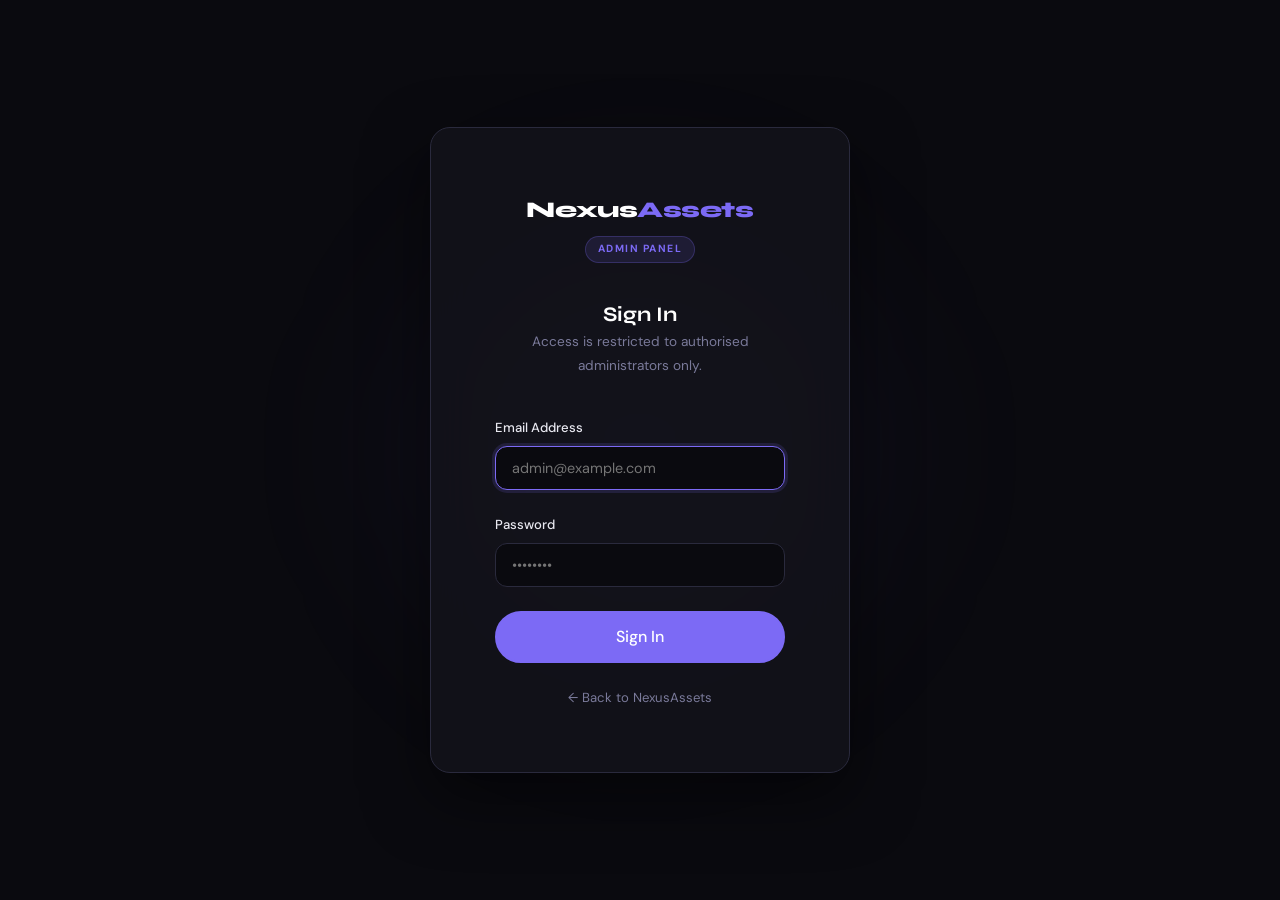
<file: pages/admin-login.html>
<!DOCTYPE html>
<html lang="en">
<head>
  <meta charset="UTF-8" />
  <meta name="viewport" content="width=device-width, initial-scale=1.0" />
  <title>Admin Login — NexusAssets</title>
  <!--
    No-index: admin pages should never appear in search results.
  -->
  <meta name="robots" content="noindex, nofollow" />
  <link rel="preconnect" href="https://fonts.googleapis.com" />
  <link rel="preconnect" href="https://fonts.gstatic.com" crossorigin />
  <link href="https://fonts.googleapis.com/css2?family=Syne:wght@700;800&family=DM+Sans:ital,wght@0,300;0,400;0,500;1,300&display=swap" rel="stylesheet" />
  <link rel="stylesheet" href="../css/global.css" />
  <link rel="stylesheet" href="../css/admin.css" />
</head>
<body>

  <div class="admin-login-page">
    <div class="admin-login-card">

      <!-- Logo -->
      <div class="admin-login-card__logo">
        <div class="admin-login-card__logo-text">
          Nexus<span>Assets</span>
        </div>
        <span class="admin-login-card__badge">Admin Panel</span>
      </div>

      <h1 class="admin-login-card__title">Sign In</h1>
      <p class="admin-login-card__sub">
        Access is restricted to authorised administrators only.
      </p>

      <!-- Error message — shown by JS if login fails -->
      <div class="admin-login-error" id="loginError" role="alert"></div>

      <!-- Email -->
      <div class="form-group">
        <label class="form-label" for="adminEmail">Email Address</label>
        <input
          type="email"
          id="adminEmail"
          class="form-input"
          placeholder="admin@example.com"
          autocomplete="email"
          autofocus
        />
      </div>

      <!-- Password -->
      <div class="form-group">
        <label class="form-label" for="adminPassword">Password</label>
        <input
          type="password"
          id="adminPassword"
          class="form-input"
          placeholder="••••••••"
          autocomplete="current-password"
        />
      </div>

      <!-- Login button -->
      <button id="loginBtn" class="btn btn--primary btn--lg btn--full">
        Sign In
      </button>

      <!-- Back to public site -->
      <a href="../index.html" class="admin-login-card__back">
        ← Back to NexusAssets
      </a>

    </div>
  </div>

  <!--
    Script load order:
    supabase-client.js must load BEFORE this inline script
    because it provides supabaseSignIn() and supabaseGetSession().

    NOTE: admin-auth.js is NOT loaded here — that guard would
    redirect to login if no session exists, creating an infinite
    redirect loop. Login page handles its own session check below.
  -->
  <script src="../js/supabase-client.js"></script>

  <script>
  (function () {

    /* ── If already logged in, go straight to admin ─────────── */
    if (supabaseGetSession()) {
      window.location.replace('admin.html');
      return;
    }

    /* ── DOM refs ────────────────────────────────────────────── */
    const loginBtn     = document.getElementById('loginBtn');
    const emailInput   = document.getElementById('adminEmail');
    const passwordInput= document.getElementById('adminPassword');
    const errorBlock   = document.getElementById('loginError');

    /* ── Helpers ─────────────────────────────────────────────── */
    function showError(message) {
      errorBlock.textContent = message;
      errorBlock.classList.add('visible');
    }

    function hideError() {
      errorBlock.classList.remove('visible');
      errorBlock.textContent = '';
    }

    function setLoading(loading) {
      if (loading) {
        loginBtn.textContent = 'Signing in…';
        loginBtn.disabled    = true;
        loginBtn.style.opacity = '0.7';
      } else {
        loginBtn.textContent = 'Sign In';
        loginBtn.disabled    = false;
        loginBtn.style.opacity = '';
      }
    }

    /* ── Submit on Enter key in either field ─────────────────── */
    [emailInput, passwordInput].forEach(input => {
      input.addEventListener('keydown', function (e) {
        if (e.key === 'Enter') loginBtn.click();
      });
      input.addEventListener('input', hideError);
    });

    /* ── Login button click ──────────────────────────────────── */
    loginBtn.addEventListener('click', async function () {

      const email    = emailInput.value.trim();
      const password = passwordInput.value;

      hideError();

      // Basic validation
      if (!email || !password) {
        showError('Please enter your email and password.');
        return;
      }

      if (!/^[^\s@]+@[^\s@]+\.[^\s@]+$/.test(email)) {
        showError('Please enter a valid email address.');
        return;
      }

      setLoading(true);

      // Call Supabase Auth via supabase-client.js
      const { session, error } = await supabaseSignIn(email, password);

      if (error) {
        setLoading(false);
        showError(error);
        // Clear the password field on failure — good security practice
        passwordInput.value = '';
        passwordInput.focus();
        return;
      }

      // Success — session is now stored in sessionStorage
      // Redirect to the admin dashboard
      window.location.replace('admin.html');
    });

  })();
  </script>

</body>
</html>
</file>
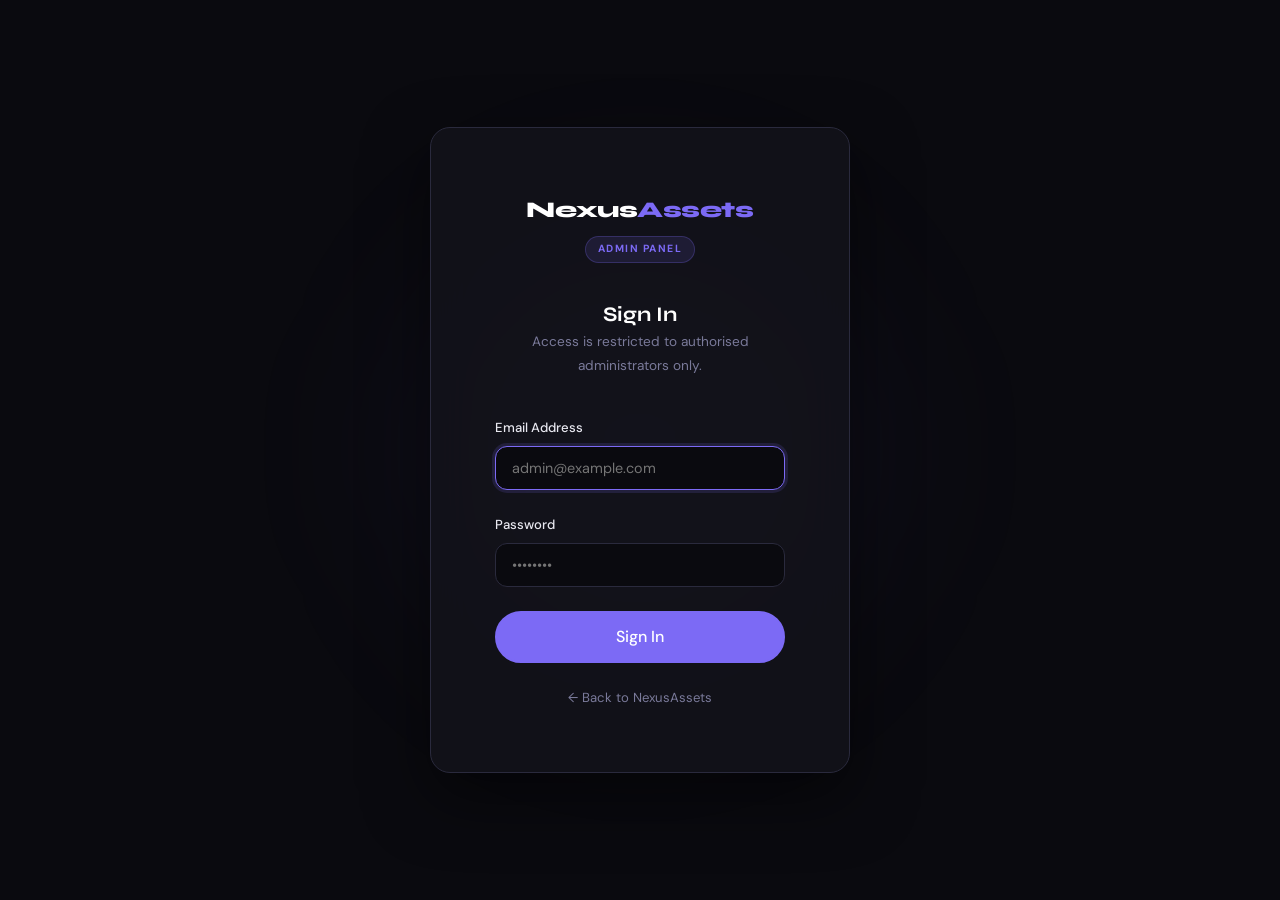
<file: pages/admin-resources.html>
<!DOCTYPE html>
<html lang="en">
<head>
  <meta charset="UTF-8" />
  <meta name="viewport" content="width=device-width, initial-scale=1.0" />
  <title>Resources — NexusAssets Admin</title>
  <meta name="robots" content="noindex, nofollow" />
  <link rel="preconnect" href="https://fonts.googleapis.com" />
  <link rel="preconnect" href="https://fonts.gstatic.com" crossorigin />
  <link href="https://fonts.googleapis.com/css2?family=Syne:wght@700;800&family=DM+Sans:ital,wght@0,300;0,400;0,500;1,300&display=swap" rel="stylesheet" />
  <link rel="stylesheet" href="../css/global.css" />
  <link rel="stylesheet" href="../css/admin.css" />
</head>
<body>

  <div class="admin-wrapper">

    <!-- ── SIDEBAR ─────────────────────────────────────────── -->
    <aside class="admin-sidebar">
      <div class="admin-sidebar__logo">
        <a href="admin.html">Nexus<span>Assets</span></a>
        <span class="admin-sidebar__badge">Admin Panel</span>
      </div>

      <nav class="admin-nav">
        <div class="admin-nav__section">
          <span class="admin-nav__label">Main</span>
          <a href="admin.html" class="admin-nav__link">
            <span class="admin-nav__icon">📊</span>
            Dashboard
          </a>
          <a href="admin-leads.html" class="admin-nav__link">
            <span class="admin-nav__icon">👥</span>
            Leads
          </a>
          <a href="admin-resources.html" class="admin-nav__link active">
            <span class="admin-nav__icon">📦</span>
            Resources
          </a>
        </div>
        <div class="admin-nav__section">
          <span class="admin-nav__label">Config</span>
          <a href="#" class="admin-nav__link">
            <span class="admin-nav__icon">⚙️</span>
            Settings
            <span class="admin-nav__soon">Soon</span>
          </a>
          <a href="../index.html" class="admin-nav__link" target="_blank" rel="noopener">
            <span class="admin-nav__icon">🌐</span>
            View Site
          </a>
        </div>
      </nav>

      <div class="admin-sidebar__footer">
        <div class="admin-sidebar__user">
          <div class="admin-sidebar__avatar" id="adminAvatar">A</div>
          <div class="admin-sidebar__email" id="adminEmail">Loading…</div>
        </div>
        <button id="logoutBtn"><span>🚪</span> Sign Out</button>
      </div>
    </aside>

    <!-- ── MAIN CONTENT ─────────────────────────────────────── -->
    <div class="admin-main">

      <!-- Topbar -->
      <div class="admin-topbar">
        <div>
          <div class="admin-topbar__title">Resources</div>
          <div class="admin-topbar__sub" id="resSubtitle">Loading…</div>
        </div>
        <button id="resAddBtn" class="btn btn--primary btn--sm">
          + Add Resource
        </button>
      </div>

      <div class="admin-content">

        <!-- ── Filters row ───────────────────────────────────── -->
        <div class="res-toolbar">

          <!-- Search -->
          <div class="res-search-wrap">
            <input type="search" id="resSearch" class="res-search"
              placeholder="Search by title, description, or tags…"
              autocomplete="off" />
          </div>

          <!-- Category dropdown -->
          <select id="resCatFilter" class="res-form-select" style="width:auto; flex-shrink:0; padding:0.45rem 1rem;">
            <option value="all">All Categories</option>
            <option value="blender">Blender</option>
            <option value="vfx">VFX</option>
            <option value="models">3D Models</option>
            <option value="textures">Textures</option>
            <option value="templates">Templates</option>
            <option value="audio">Audio</option>
            <option value="graphics">Graphics</option>
            <option value="developer">Developer</option>
            <option value="software">Software</option>
            <option value="windows">Windows</option>
            <option value="plugins">Plugins</option>
            <option value="productivity">Productivity</option>
            <option value="other">Other</option>
          </select>

        </div>

        <!-- Type + published + featured filter pills -->
        <div style="display:flex; gap:var(--space-sm); flex-wrap:wrap; margin-bottom:var(--space-lg);">

          <div class="res-filters">
            <button class="res-filter-btn res-type-filter active" data-value="all">All Types</button>
            <button class="res-filter-btn res-type-filter" data-value="free">Free</button>
            <button class="res-filter-btn res-type-filter" data-value="premium">Premium</button>
            <button class="res-filter-btn res-type-filter" data-value="contact">Contact</button>
          </div>

          <div class="res-filters">
            <button class="res-filter-btn res-pub-filter active" data-value="all">All</button>
            <button class="res-filter-btn res-pub-filter" data-value="published">Published</button>
            <button class="res-filter-btn res-pub-filter" data-value="unpublished">Unpublished</button>
          </div>

          <div class="res-filters">
            <button class="res-filter-btn res-featured-filter active" data-value="all">All</button>
            <button class="res-filter-btn res-featured-filter" data-value="featured">Featured Only</button>
          </div>

        </div>

        <!-- Results count -->
        <p class="res-count" id="resCount"></p>

        <!-- Table — JS renders into this -->
        <div id="resTableWrap">
          <div class="res-state">
            <div class="res-state__icon">⏳</div>
            <h3>Loading resources…</h3>
            <p>Fetching from Supabase</p>
          </div>
        </div>

      </div>
    </div>
  </div>

  <!-- ================================================================
    SLIDE-IN DRAWER — Add / Edit resource
    Hidden by default. JS opens it via .visible class.
    Overlay click closes the drawer.
  ================================================================ -->
  <div class="res-drawer-overlay" id="resDrawerOverlay">
    <div class="res-drawer">

      <div class="res-drawer__header">
        <span class="res-drawer__title" id="resDrawerTitle">Add Resource</span>
        <button class="res-drawer__close" id="resDrawerClose" aria-label="Close">✕</button>
      </div>

      <div class="res-drawer__body">

        <!-- Validation error block -->
        <div class="res-form-error" id="resFormError"></div>

        <!-- ── Core fields ───────────────────────────────────── -->
        <p class="res-form-section-title">Core Details</p>

        <div class="res-form-group">
          <label class="res-form-label" for="fTitle">Title <span class="required">*</span></label>
          <input type="text" id="fTitle" class="res-form-input" placeholder="e.g. Node Wrangler Pro — Extended Pack" />
        </div>

        <div class="res-form-row">
          <div class="res-form-group">
            <label class="res-form-label" for="fCategory">Category <span class="required">*</span></label>
            <select id="fCategory" class="res-form-select">
              <option value="blender">Blender</option>
              <option value="vfx">VFX</option>
              <option value="models">3D Models</option>
              <option value="textures">Textures</option>
              <option value="templates">Templates</option>
              <option value="audio">Audio</option>
              <option value="graphics">Graphics</option>
              <option value="developer">Developer</option>
              <option value="software">Software</option>
              <option value="windows">Windows</option>
              <option value="plugins">Plugins</option>
              <option value="productivity">Productivity</option>
              <option value="other">Other</option>
            </select>
          </div>
          <div class="res-form-group">
            <label class="res-form-label" for="fCategoryLabel">Category Label <span class="required">*</span></label>
            <input type="text" id="fCategoryLabel" class="res-form-input" placeholder="e.g. Blender" />
          </div>
        </div>

        <div class="res-form-group">
          <label class="res-form-label" for="fDescription">Description <span class="required">*</span></label>
          <textarea id="fDescription" class="res-form-textarea" placeholder="Short description shown on the resource card…"></textarea>
        </div>

        <div class="res-form-group">
          <label class="res-form-label" for="fTags">Tags <span style="font-weight:400; text-transform:none; letter-spacing:0;">(comma-separated)</span></label>
          <input type="text" id="fTags" class="res-form-input" placeholder="addon, nodes, shader, workflow" />
        </div>

        <hr class="res-form-divider" />

        <!-- ── Media ─────────────────────────────────────────── -->
        <p class="res-form-section-title">Media</p>

        <div class="res-form-row">
          <div class="res-form-group">
            <label class="res-form-label" for="fEmoji">Emoji</label>
            <input type="text" id="fEmoji" class="res-form-input" placeholder="🎨" maxlength="4" />
          </div>
          <div class="res-form-group">
            <label class="res-form-label" for="fImage">Image URL</label>
            <input type="url" id="fImage" class="res-form-input" placeholder="https://images.unsplash.com/…" />
          </div>
        </div>

        <hr class="res-form-divider" />

        <!-- ── File details ───────────────────────────────────── -->
        <p class="res-form-section-title">File Details</p>

        <div class="res-form-row">
          <div class="res-form-group">
            <label class="res-form-label" for="fFileSize">File Size</label>
            <input type="text" id="fFileSize" class="res-form-input" placeholder="e.g. 1.2 MB" />
          </div>
          <div class="res-form-group">
            <label class="res-form-label" for="fFileFormat">File Format</label>
            <input type="text" id="fFileFormat" class="res-form-input" placeholder="e.g. ZIP (.py addon)" />
          </div>
        </div>

        <div class="res-form-row">
          <div class="res-form-group">
            <label class="res-form-label" for="fVersion">Version</label>
            <input type="text" id="fVersion" class="res-form-input" placeholder="e.g. 2.1.0" />
          </div>
          <div class="res-form-group">
            <label class="res-form-label" for="fBlenderVersion">Blender Version</label>
            <input type="text" id="fBlenderVersion" class="res-form-input" placeholder="e.g. 3.6+" />
          </div>
        </div>

        <hr class="res-form-divider" />

        <!-- ── Access type ────────────────────────────────────── -->
        <p class="res-form-section-title">Access & Distribution</p>

        <div class="res-form-row">
          <div class="res-form-group">
            <label class="res-form-label" for="fType">Resource Type</label>
            <select id="fType" class="res-form-select">
              <option value="free">Free</option>
              <option value="premium">Premium</option>
              <option value="contact">Contact</option>
            </select>
          </div>
          <div class="res-form-group">
            <label class="res-form-label" for="fDownloads">Download Count</label>
            <input type="number" id="fDownloads" class="res-form-input" min="0" value="0" />
          </div>
        </div>

        <!-- Download URL — shown for free type -->
        <div class="res-form-group" id="fDownloadUrlRow">
          <label class="res-form-label" for="fDownloadUrl">Download URL</label>
          <input type="url" id="fDownloadUrl" class="res-form-input"
            placeholder="https://github.com/…/releases/download/…/file.zip" />
        </div>

        <!-- Contact subject — shown for premium/contact types -->
        <div class="res-form-group" id="fContactSubjectRow" style="display:none;">
          <label class="res-form-label" for="fContactSubject">Contact Subject</label>
          <input type="text" id="fContactSubject" class="res-form-input"
            placeholder="e.g. Interested in Social Media UI Kit — Figma" />
        </div>

        <div class="res-form-row">
          <div class="res-form-group">
            <label class="res-form-label" for="fDateAdded">Date Added</label>
            <input type="date" id="fDateAdded" class="res-form-input" />
          </div>
          <div class="res-form-group" style="display:flex; flex-direction:column; justify-content:flex-end; gap:var(--space-md); padding-bottom:2px;">
            <label class="res-form-checkbox-row">
              <input type="checkbox" id="fFeatured" />
              Featured on homepage
            </label>
            <label class="res-form-checkbox-row">
              <input type="checkbox" id="fPublished" checked />
              Published (visible to public)
            </label>
          </div>
        </div>

        <hr class="res-form-divider" />

        <!-- Admin Notes -->
        <div class="res-form-group">
          <label class="res-form-label" for="fAdminNotes">Admin Notes</label>
          <textarea id="fAdminNotes" class="res-form-textarea"
            placeholder="Internal notes — not visible to the public…"></textarea>
        </div>

        <!-- Delete confirmation block -->
        <div class="res-delete-confirm" id="resDeleteConfirm">
          ⚠️ Permanently delete this resource? This cannot be undone.
          <div style="margin-top:var(--space-sm); display:flex; gap:var(--space-sm);">
            <button id="resDeleteYes" class="btn btn--sm"
              style="background:#f87171; border-color:#f87171; color:#fff;">
              Yes, Delete
            </button>
            <button id="resDeleteNo" class="btn btn--outline btn--sm">Cancel</button>
          </div>
        </div>

      </div>

      <div class="res-drawer__footer">
        <!-- Left: delete (edit mode only) -->
        <button id="resDeleteBtn" class="btn btn--outline btn--sm"
          style="color:#f87171; border-color:rgba(248,113,113,0.4);">
          🗑 Delete
        </button>

        <!-- Right: save -->
        <div style="display:flex; gap:var(--space-sm); align-items:center;">
          <span id="resSaveStatus" style="font-size:0.82rem; color:var(--color-text-muted);"></span>
          <button id="resSaveBtn" class="btn btn--primary btn--sm">Add Resource</button>
        </div>
      </div>

    </div>
  </div>

  <!-- Load JS after HTML — admin-auth.js runs on load -->
  <script src="../js/supabase-client.js"></script>
  <script src="../js/admin-auth.js"></script>
  <script src="../js/admin-resources.js"></script>

</body>
</html>
</file>
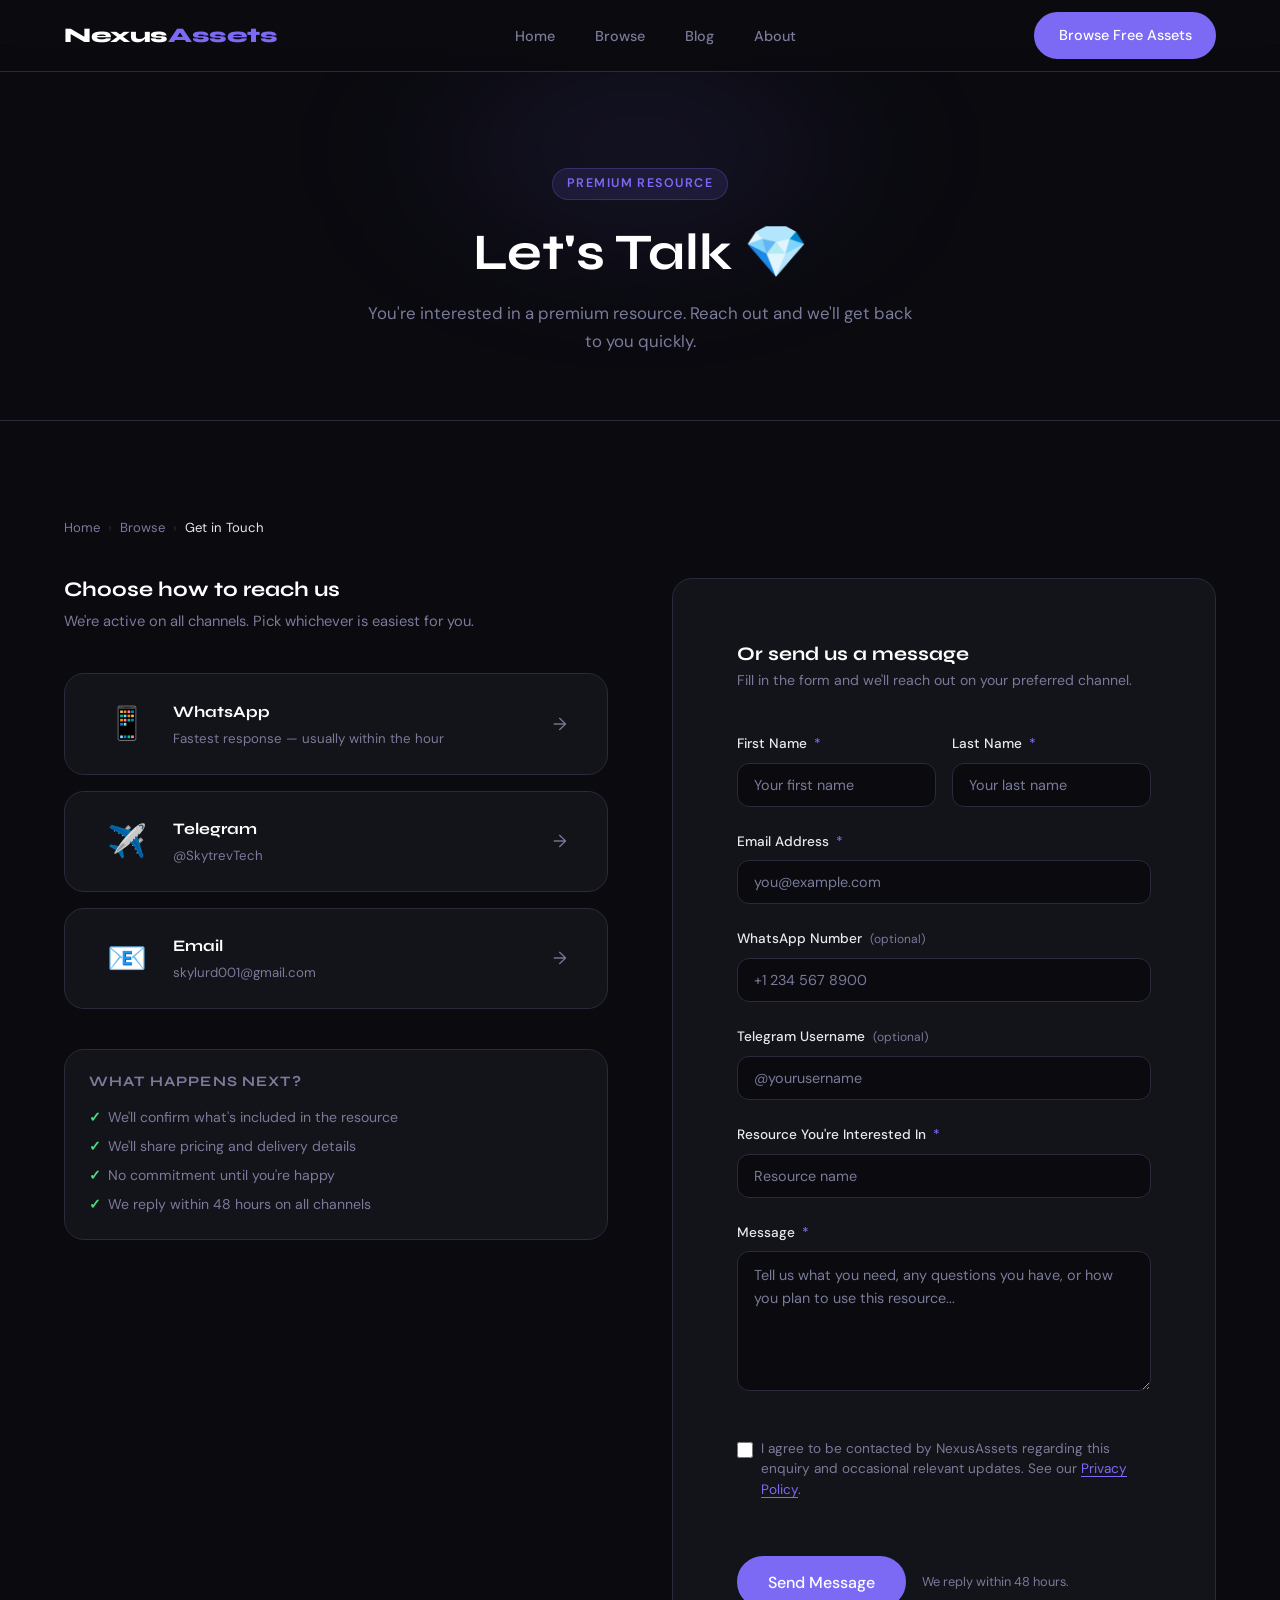
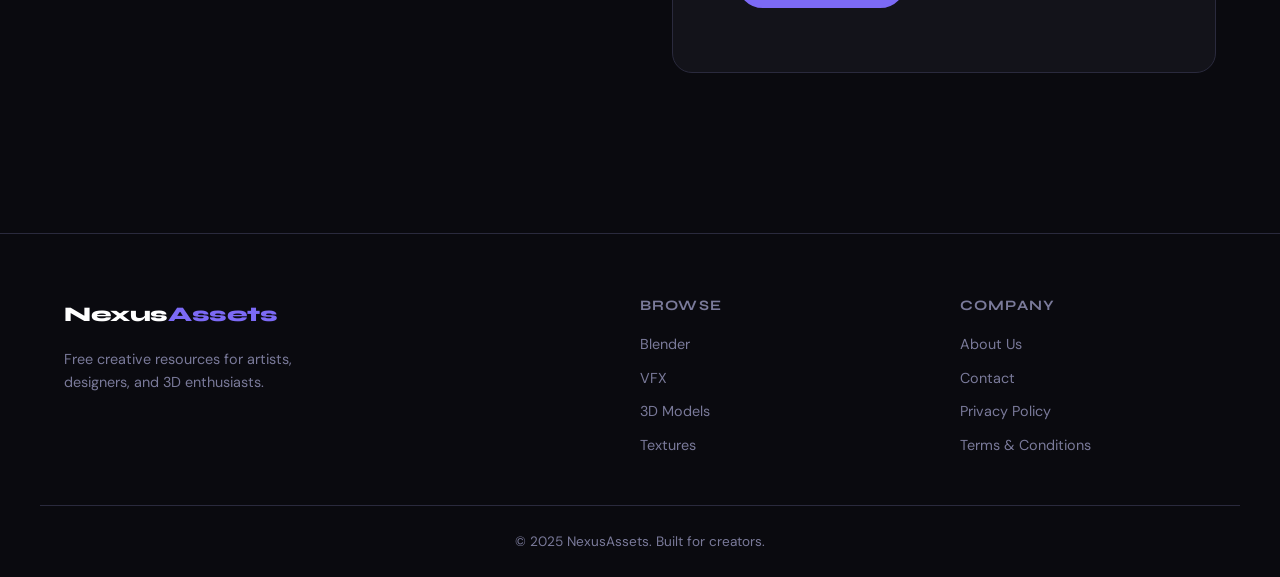
<file: pages/contact-premium.html>
<!DOCTYPE html>
<html lang="en">
<head>
  <meta charset="UTF-8" />
  <meta name="viewport" content="width=device-width, initial-scale=1.0" />
  <title>Get in Touch — NexusAssets</title>
  <link rel="preconnect" href="https://fonts.googleapis.com" />
  <link rel="preconnect" href="https://fonts.gstatic.com" crossorigin />
  <link href="https://fonts.googleapis.com/css2?family=Syne:wght@700;800&family=DM+Sans:ital,wght@0,300;0,400;0,500;1,300&display=swap" rel="stylesheet" />
  <link rel="stylesheet" href="../css/global.css" />
  <link rel="stylesheet" href="../css/pages.css" />
  <link rel="stylesheet" href="../css/contact-premium.css" />
</head>
<body>

  <header class="site-header">
    <nav class="nav container">
      <a href="../index.html" class="nav__logo">Nexus<span>Assets</span></a>
      <ul class="nav__links">
        <li><a href="../index.html" class="nav__link">Home</a></li>
        <li><a href="resources.html" class="nav__link">Browse</a></li>
        <li><a href="blog.html" class="nav__link">Blog</a></li>
        <li><a href="about.html" class="nav__link">About</a></li>
      </ul>
      <a href="resources.html" class="btn btn--primary">Browse Free Assets</a>
      <button class="nav__hamburger" id="hamburger" aria-label="Open menu">
        <span></span><span></span><span></span>
      </button>
    </nav>
  </header>

  <div class="mobile-nav" id="mobileNav">
    <ul>
      <li><a href="../index.html">Home</a></li>
      <li><a href="resources.html">Browse</a></li>
      <li><a href="about.html">About</a></li>
      <li><a href="contact.html">Contact</a></li>
    </ul>
  </div>

  <main>
    <!--
      The hero label and title change based on resource type:
      premium → "Premium Resource" / "Let's Talk 💎"
      contact → "Resource Request"  / "Request This 📋"
      JS sets these from the ?type= URL param.
    -->
    <section class="page-hero">
      <div class="page-hero__glow" aria-hidden="true"></div>
      <div class="container page-hero__inner">
        <span class="page-hero__label" id="heroLabel">Premium Resource</span>
        <h1 class="page-hero__title" id="heroTitle">Let's Talk 💎</h1>
        <p class="page-hero__sub" id="heroSub">
          You're interested in a premium resource. Reach out through
          any channel below and we'll get back to you quickly.
        </p>
      </div>
    </section>

    <div class="page-body">
      <div class="container">

        <nav class="breadcrumb" aria-label="Breadcrumb">
          <a href="../index.html">Home</a>
          <span class="breadcrumb__sep">›</span>
          <a href="resources.html">Browse</a>
          <span class="breadcrumb__sep">›</span>
          <span class="breadcrumb__current" id="breadcrumbCurrent">Get in Touch</span>
        </nav>

        <div class="cp-layout">

          <!-- LEFT: quick contact channels -->
          <div class="cp-channels">

            <h2 class="cp-channels__title" id="channelsTitle">Choose how to reach us</h2>
            <p class="cp-channels__sub" id="channelsSub">
              We're active on all channels. Pick whichever is easiest for you.
            </p>

            <a href="https://wa.me/2349035738136"
               class="cp-channel-btn cp-channel-btn--whatsapp"
               target="_blank" rel="noopener" id="whatsappLink">
              <div class="cp-channel-btn__icon">📱</div>
              <div class="cp-channel-btn__text">
                <strong>WhatsApp</strong>
                <span>Fastest response — usually within the hour</span>
              </div>
              <div class="cp-channel-btn__arrow">→</div>
            </a>

            <a href="https://t.me/@SkytrevTech"
               class="cp-channel-btn cp-channel-btn--telegram"
               target="_blank" rel="noopener" id="telegramLink">
              <div class="cp-channel-btn__icon">✈️</div>
              <div class="cp-channel-btn__text">
                <strong>Telegram</strong>
                <span>@SkytrevTech</span>
              </div>
              <div class="cp-channel-btn__arrow">→</div>
            </a>

            <a href="mailto:skylurd001@gmail.com"
               class="cp-channel-btn cp-channel-btn--email" id="emailLink">
              <div class="cp-channel-btn__icon">📧</div>
              <div class="cp-channel-btn__text">
                <strong>Email</strong>
                <span>skylurd001@gmail.com</span>
              </div>
              <div class="cp-channel-btn__arrow">→</div>
            </a>

            <div class="cp-expect">
              <h4 id="expectTitle">What happens next?</h4>
              <ul id="expectList">
                <li>We'll confirm what's included in the resource</li>
                <li>We'll share pricing and delivery details</li>
                <li>No commitment until you're happy</li>
                <li>We reply within 48 hours on all channels</li>
              </ul>
            </div>

          </div>

          <!-- RIGHT: lead capture form -->
          <div class="cp-form-wrap">
            <div class="cp-form-card">

              <h3 id="formTitle">Or send us a message</h3>
              <p class="cp-form-card__sub" id="formSub">
                Fill in the form and we'll reach out on your preferred channel.
              </p>

              <!-- Form fields — hidden after successful submit -->
              <div id="cpFormFields">

                <div class="form-row">
                  <div class="form-group">
                    <label class="form-label" for="cpFirstName">
                      First Name <span class="required">*</span>
                    </label>
                    <input type="text" id="cpFirstName" class="form-input"
                      placeholder="Your first name" autocomplete="given-name" maxlength="50" />
                  </div>
                  <div class="form-group">
                    <label class="form-label" for="cpLastName">
                      Last Name <span class="required">*</span>
                    </label>
                    <input type="text" id="cpLastName" class="form-input"
                      placeholder="Your last name" autocomplete="family-name" maxlength="50" />
                  </div>
                </div>

                <div class="form-group">
                  <label class="form-label" for="cpEmail">
                    Email Address <span class="required">*</span>
                  </label>
                  <input type="email" id="cpEmail" class="form-input"
                    placeholder="you@example.com" autocomplete="email" maxlength="254" />
                </div>

                <div class="form-group">
                  <label class="form-label" for="cpWhatsapp">
                    WhatsApp Number
                    <span class="form-label__optional">(optional)</span>
                  </label>
                  <input type="tel" id="cpWhatsapp" class="form-input"
                    placeholder="+1 234 567 8900" autocomplete="tel" />
                </div>

                <div class="form-group">
                  <label class="form-label" for="cpTelegram">
                    Telegram Username
                    <span class="form-label__optional">(optional)</span>
                  </label>
                  <input type="text" id="cpTelegram" class="form-input"
                    placeholder="@yourusername" />
                </div>

                <div class="form-group">
                  <label class="form-label" for="cpResource">
                    Resource You're Interested In <span class="required">*</span>
                  </label>
                  <input type="text" id="cpResource" class="form-input"
                    placeholder="Resource name" readonly />
                </div>

                <div class="form-group">
                  <label class="form-label" for="cpMessage">
                    Message <span class="required">*</span>
                  </label>
                  <textarea id="cpMessage" class="form-textarea" maxlength="2000"
                    placeholder="Tell us what you need..."></textarea>
                </div>

                <!-- Consent — explicit opt-in only -->
                <div class="form-group cp-consent">
                  <label class="cp-consent__label">
                    <input type="checkbox" id="cpConsent" class="cp-consent__checkbox" />
                    <span>
                      I agree to be contacted by NexusAssets regarding this
                      enquiry and occasional relevant updates.
                      See our <a href="privacy.html" class="prose-link" target="_blank">Privacy Policy</a>.
                    </span>
                  </label>
                </div>

                <!-- Error message block — hidden unless submission fails -->
                <div class="cp-error" id="cpError" style="display:none;" role="alert">
                  <span class="cp-error__icon">⚠️</span>
                  <span id="cpErrorText">Something went wrong. Please try again.</span>
                </div>

                <div class="form-actions">
                  <button id="cpSubmitBtn" class="btn btn--primary btn--lg">
                    Send Message
                  </button>
                  <span class="form-note">We reply within 48 hours.</span>
                </div>

              </div>
              <!-- end #cpFormFields -->

              <!-- Success state — JS swaps to this after Supabase confirms -->
              <div class="form-success" id="cpFormSuccess">
                <div class="form-success__icon">✅</div>
                <h3>Message Received!</h3>
                <p id="successMsg">
                  Thanks for reaching out. We'll get back to you within
                  48 hours on your preferred channel.
                </p>
                <a href="resources.html" class="btn btn--ghost" style="margin-top:1.5rem;">
                  Browse More Resources
                </a>
              </div>

            </div>
          </div>

        </div>
      </div>
    </div>
  </main>

  <footer class="site-footer">
    <div class="container footer__inner">
      <div class="footer__brand">
        <a href="../index.html" class="nav__logo">Nexus<span>Assets</span></a>
        <p>Free creative resources for artists, designers, and 3D enthusiasts.</p>
      </div>
      <div class="footer__links">
        <h4>Browse</h4>
        <ul>
          <li><a href="resources.html?category=blender">Blender</a></li>
          <li><a href="resources.html?category=vfx">VFX</a></li>
          <li><a href="resources.html?category=models">3D Models</a></li>
          <li><a href="resources.html?category=textures">Textures</a></li>
        </ul>
      </div>
      <div class="footer__links">
        <h4>Company</h4>
        <ul>
          <li><a href="about.html">About Us</a></li>
          <li><a href="contact.html">Contact</a></li>
          <li><a href="privacy.html">Privacy Policy</a></li>
          <li><a href="terms.html">Terms &amp; Conditions</a></li>
        </ul>
      </div>
    </div>
    <div class="footer__bottom container">
      <p>© 2025 NexusAssets. Built for creators.</p>
    </div>
  </footer>

  <!--
    Script load order matters:
    1. data.js        — blog posts + helpers and formatDownloads().
                        Resources now come from Supabase, not data.js.
                        Nothing on this page uses it; it is loaded to
                        match the other public pages.
    2. supabase-client.js — supabaseInsert()
    3. leads.js       — submitLead() which calls supabaseInsert()
    4. main.js        — nav, toast, etc.
    5. inline script  — page-specific logic (reads URL params, handles form)
  -->
  <script src="../js/data.js"></script>
  <script src="../js/supabase-client.js"></script>
  <script src="../js/leads.js"></script>
  <script src="../js/main.js"></script>

  <script>
  /* ================================================================
     contact-premium.html — Page logic
     ================================================================
     Responsibilities:
     1. Read URL params: ?id=, ?type=, ?asset=, ?subject=
     2. Adapt all wording based on resource type (premium vs contact)
     3. Pre-fill form fields and contact links
     4. Handle form submission → submitLead() → Supabase
     5. Show loading, success, and error states
  ================================================================ */

  (function () {

    // ── 1. Read URL parameters ─────────────────────────────────────
    const params       = new URLSearchParams(window.location.search);
    const resourceId   = parseInt(params.get('id'))   || null;
    const requestedType = params.get('type');
    const resourceType  = requestedType === 'contact' ? 'contact' : 'premium';
    const assetName    = params.get('asset')   || '';
    const subject      = params.get('subject') || assetName;

    // ── 2. Adapt wording based on type ─────────────────────────────
    const isPremium = resourceType !== 'contact';
    // premium → "Let's Talk", contact → "Request This"

    const copy = {
      premium: {
        heroLabel:       'Premium Resource',
        heroTitle:       'Let\'s Talk 💎',
        heroSub:         assetName
          ? `You're interested in "${assetName}". Reach out through any channel below — no commitment required.`
          : 'You\'re interested in a premium resource. Reach out and we\'ll get back to you quickly.',
        breadcrumb:      'Get in Touch',
        channelsTitle:   'Choose how to reach us',
        channelsSub:     'We\'re active on all channels. Pick whichever is easiest for you.',
        expectTitle:     'What happens next?',
        expectItems:     [
          'We\'ll confirm what\'s included in the resource',
          'We\'ll share pricing and delivery details',
          'No commitment until you\'re happy',
          'We reply within 48 hours on all channels'
        ],
        formTitle:       'Or send us a message',
        formSub:         'Fill in the form and we\'ll reach out on your preferred channel.',
        successMsg:      'Thanks for reaching out. We\'ll reply within 48 hours with details and pricing.',
        messagePlaceholder: 'Tell us what you need, any questions you have, or how you plan to use this resource...'
      },
      contact: {
        heroLabel:       'Resource Request',
        heroTitle:       'Request This 📋',
        heroSub:         assetName
          ? `You'd like to request "${assetName}". Send us a message and we'll get back to you.`
          : 'You\'d like to request a resource. Send us a message and we\'ll get back to you.',
        breadcrumb:      'Send a Request',
        channelsTitle:   'How to send your request',
        channelsSub:     'Reach out through any channel. We\'ll confirm availability and next steps.',
        expectTitle:     'After you request',
        expectItems:     [
          'We\'ll confirm if and when the resource is available',
          'We\'ll explain what\'s included and any conditions',
          'No payment or commitment until you confirm',
          'We reply within 48 hours'
        ],
        formTitle:       'Send a request',
        formSub:         'Describe what you\'re looking for and we\'ll get back to you.',
        successMsg:      'Request received! We\'ll review it and reply within 48 hours.',
        messagePlaceholder: 'Describe what you\'re looking for, how you plan to use it, and any specific requirements...'
      }
    };

    const c = isPremium ? copy.premium : copy.contact;

    // Apply all copy to the DOM
    function setEl(id, text) {
      const el = document.getElementById(id);
      if (el) el.textContent = text;
    }

    setEl('heroLabel',        c.heroLabel);
    setEl('heroTitle',        c.heroTitle);
    setEl('heroSub',          c.heroSub);
    setEl('breadcrumbCurrent',c.breadcrumb);
    setEl('channelsTitle',    c.channelsTitle);
    setEl('channelsSub',      c.channelsSub);
    setEl('expectTitle',      c.expectTitle);
    setEl('formTitle',        c.formTitle);
    setEl('formSub',          c.formSub);
    document.title = `${c.heroLabel} — NexusAssets`;

    // Update expect list items
    const expectList = document.getElementById('expectList');
    if (expectList) {
      expectList.innerHTML = c.expectItems
        .map(item => `<li>${item}</li>`)
        .join('');
    }

    // Update message textarea placeholder
    const msgArea = document.getElementById('cpMessage');
    if (msgArea) msgArea.placeholder = c.messagePlaceholder;

    // ── 3. Pre-fill resource field and contact links ───────────────

    // Resource input — pre-filled and readonly so it always arrives correct
    const cpResource = document.getElementById('cpResource');
    if (cpResource && assetName) {
      cpResource.value = assetName;
    }

    // WhatsApp — pre-fill message text with resource name
    const waLink = document.getElementById('whatsappLink');
    if (waLink && assetName) {
      const waMsg = encodeURIComponent(
        isPremium
          ? `Hi NexusAssets! I'm interested in: ${assetName}`
          : `Hi NexusAssets! I'd like to request: ${assetName}`
      );
      waLink.href = `https://wa.me/2349035738136?text=${waMsg}`;
    }

    // Email — pre-fill subject line
    const emailLink = document.getElementById('emailLink');
    if (emailLink && subject) {
      emailLink.href = `mailto:skylurd001@gmail.com?subject=${encodeURIComponent(subject)}`;
    }

    // ── 4. Form submission ─────────────────────────────────────────

    // UI helpers
    function showFieldError(el, show) {
      if (!el) return;
      el.style.borderColor = show ? 'var(--color-error)' : '';
      el.style.boxShadow   = show
        ? '0 0 0 3px rgba(248,113,113,0.15)'
        : '';
    }

    function showError(message) {
      const block = document.getElementById('cpError');
      const text  = document.getElementById('cpErrorText');
      if (text)  text.textContent = message;
      if (block) block.style.display = 'flex';
    }

    function hideError() {
      const block = document.getElementById('cpError');
      if (block) block.style.display = 'none';
    }

    function setSubmitState(state) {
      // state: 'idle' | 'loading' | 'done'
      const btn = document.getElementById('cpSubmitBtn');
      if (!btn) return;
      if (state === 'loading') {
        btn.textContent = 'Sending…';
        btn.disabled    = true;
        btn.style.opacity = '0.7';
      } else if (state === 'done') {
        btn.textContent = '✓ Sent!';
        btn.disabled    = true;
      } else {
        btn.textContent = 'Send Message';
        btn.disabled    = false;
        btn.style.opacity = '';
      }
    }

    const cpSubmitBtn = document.getElementById('cpSubmitBtn');
    if (cpSubmitBtn) {

      cpSubmitBtn.addEventListener('click', async function () {

        // Read all field values
        const firstName = document.getElementById('cpFirstName').value.trim();
        const lastName  = document.getElementById('cpLastName').value.trim();
        const email     = document.getElementById('cpEmail').value.trim();
        const whatsapp  = document.getElementById('cpWhatsapp').value.trim();
        const telegram  = document.getElementById('cpTelegram').value.trim();
        const resource  = (cpResource && cpResource.value.trim()) || assetName;
        const message   = document.getElementById('cpMessage').value.trim();
        const consent   = document.getElementById('cpConsent').checked;

        // Reset previous error states
        hideError();
        ['cpFirstName','cpLastName','cpEmail','cpResource','cpMessage'].forEach(id => {
          showFieldError(document.getElementById(id), false);
        });

        // Validate required fields
        let valid = true;
        if (!firstName) { showFieldError(document.getElementById('cpFirstName'), true); valid = false; }
        if (!lastName)  { showFieldError(document.getElementById('cpLastName'),  true); valid = false; }
        if (!email)     { showFieldError(document.getElementById('cpEmail'),     true); valid = false; }
        if (!message)   { showFieldError(document.getElementById('cpMessage'),   true); valid = false; }

        if (!valid) {
          showError('Please fill in all required fields.');
          return;
        }

        if (!/^[^\s@]+@[^\s@]+\.[^\s@]+$/.test(email)) {
          showFieldError(document.getElementById('cpEmail'), true);
          showError('Please enter a valid email address.');
          return;
        }

        if (!consent) {
          showError('Please tick the consent checkbox to continue.');
          return;
        }

        // ── Submit to Supabase ──────────────────────────────────
        setSubmitState('loading');

        const result = await submitLead({
          first_name:         firstName,
          last_name:          lastName,
          email:              email,
          whatsapp:           whatsapp,
          telegram:           telegram,
          resource_id:        resourceId,
          resource_title:     resource,
          resource_type:      resourceType,
          message:            message,
          marketing_consent:  consent
        });

        if (result.success) {
          // ── Success ─────────────────────────────────────────
          setSubmitState('done');

          // Update success message with the correct wording
          setEl('successMsg', c.successMsg);

          // Swap form for success panel
          document.getElementById('cpFormFields').style.display = 'none';
          document.getElementById('cpFormSuccess').classList.add('visible');

          // Toast as well
          showToast(
            isPremium ? 'Message sent! We\'ll be in touch soon.' : 'Request sent! We\'ll review and reply shortly.',
            'success',
            4000
          );

        } else {
          // ── Error ───────────────────────────────────────────
          setSubmitState('idle');
          showError(result.error || 'Something went wrong. Please try again or contact us directly.');
        }

      });

      // Clear individual field errors as the user types
      ['cpFirstName','cpLastName','cpEmail','cpResource','cpMessage'].forEach(id => {
        const el = document.getElementById(id);
        if (el) {
          el.addEventListener('input', function () {
            showFieldError(this, false);
            hideError();
          });
        }
      });

    }

  })(); // end IIFE
  </script>

</body>
</html>
</file>
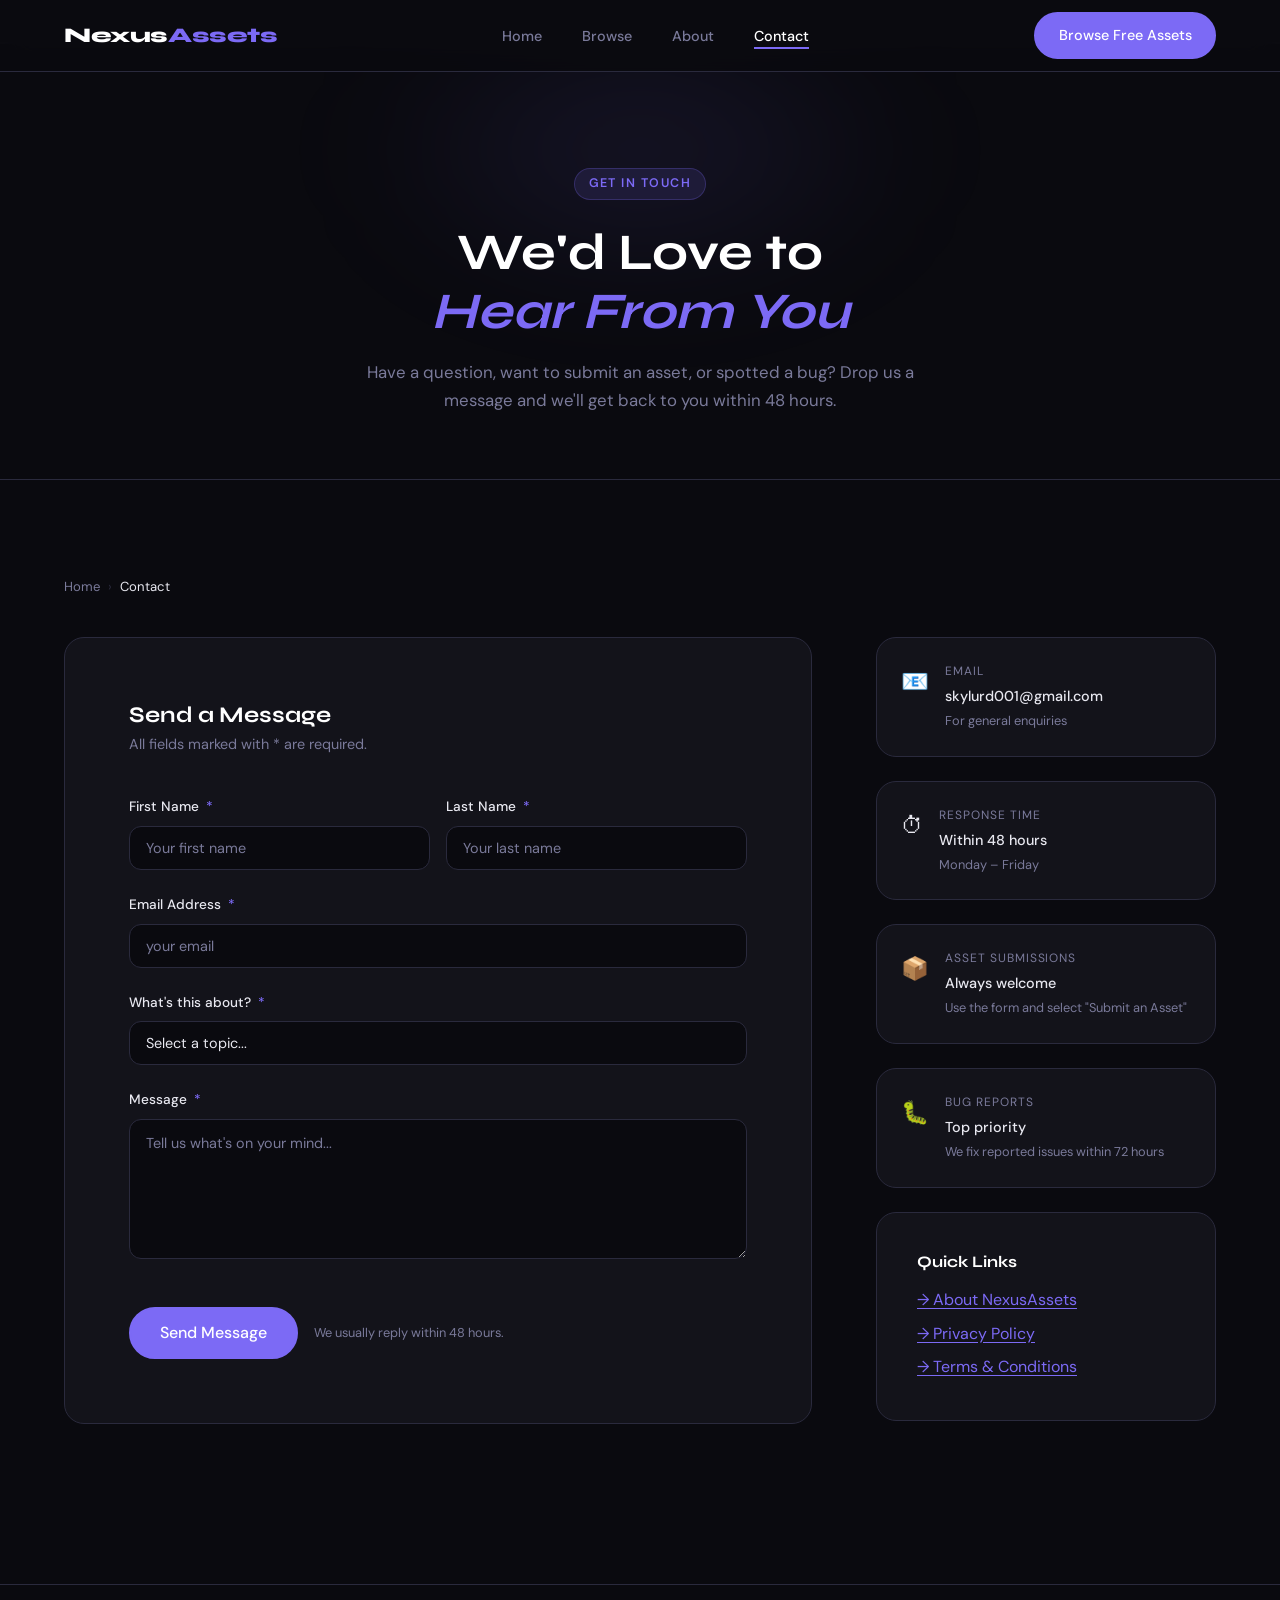
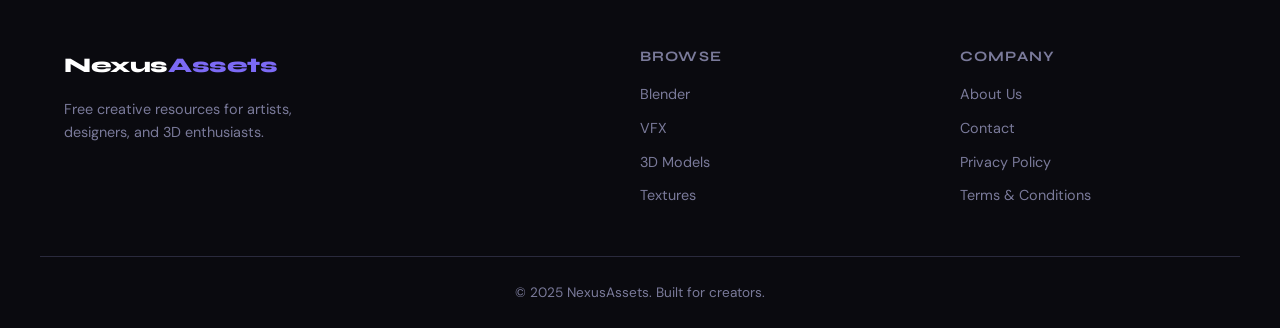
<file: pages/contact.html>
<!DOCTYPE html>
<html lang="en">
<head>
  <meta charset="UTF-8" />
  <meta name="viewport" content="width=device-width, initial-scale=1.0" />
  <title>Contact Us — NexusAssets</title>
  <link rel="preconnect" href="https://fonts.googleapis.com" />
  <link rel="preconnect" href="https://fonts.gstatic.com" crossorigin />
  <link href="https://fonts.googleapis.com/css2?family=Syne:wght@700;800&family=DM+Sans:ital,wght@0,300;0,400;0,500;1,300&display=swap" rel="stylesheet" />
  <link rel="stylesheet" href="../css/global.css" />
  <link rel="stylesheet" href="../css/pages.css" />
</head>
<body>

  <!-- ── Navigation ───────────────────────────────────────────── -->
  <header class="site-header">
    <nav class="nav container">
      <a href="../index.html" class="nav__logo">Nexus<span>Assets</span></a>
      <ul class="nav__links">
        <li><a href="../index.html" class="nav__link">Home</a></li>
        <li><a href="resources.html" class="nav__link">Browse</a></li>
        <li><a href="about.html" class="nav__link">About</a></li>
        <li><a href="contact.html" class="nav__link active">Contact</a></li>
      </ul>
      <a href="resources.html" class="btn btn--primary">Browse Free Assets</a>
      <button class="nav__hamburger" id="hamburger" aria-label="Open menu">
        <span></span><span></span><span></span>
      </button>
    </nav>
  </header>

  <div class="mobile-nav" id="mobileNav">
    <ul>
      <li><a href="../index.html">Home</a></li>
      <li><a href="resources.html">Browse</a></li>
      <li><a href="about.html">About</a></li>
      <li><a href="contact.html">Contact</a></li>
    </ul>
  </div>

  <main>

    <!-- ── Page hero ─────────────────────────────────────────── -->
    <section class="page-hero">
      <div class="page-hero__glow" aria-hidden="true"></div>
      <div class="container page-hero__inner">
        <span class="page-hero__label">Get in touch</span>
        <h1 class="page-hero__title">We'd Love to<br /><em>Hear From You</em></h1>
        <p class="page-hero__sub">
          Have a question, want to submit an asset, or spotted a bug?
          Drop us a message and we'll get back to you within 48 hours.
        </p>
      </div>
    </section>

    <div class="page-body">
      <div class="container">

        <!-- Breadcrumb -->
        <nav class="breadcrumb" aria-label="Breadcrumb">
          <a href="../index.html">Home</a>
          <span class="breadcrumb__sep">›</span>
          <span class="breadcrumb__current">Contact</span>
        </nav>

        <div class="page-layout">

          <!-- ── LEFT: Contact form ─────────────────────────── -->
          <div class="contact-form">

            <h2>Send a Message</h2>
            <p class="form-sub">All fields marked with * are required.</p>

            <div id="contactFormFields">

              <div class="form-row">
                <div class="form-group">
                  <label class="form-label" for="firstName">
                    First Name <span class="required">*</span>
                  </label>
                  <input type="text" id="firstName" class="form-input"
                    placeholder="Your first name" autocomplete="given-name" />
                </div>
                <div class="form-group">
                  <label class="form-label" for="lastName">
                    Last Name <span class="required">*</span>
                  </label>
                  <input type="text" id="lastName" class="form-input"
                    placeholder="Your last name" autocomplete="family-name" />
                </div>
              </div>

              <div class="form-group">
                <label class="form-label" for="email">
                  Email Address <span class="required">*</span>
                </label>
                <input type="email" id="email" class="form-input"
                  placeholder="your email" autocomplete="email" />
              </div>

              <div class="form-group">
                <label class="form-label" for="subject">
                  What's this about? <span class="required">*</span>
                </label>
                <select id="subject" class="form-select">
                  <option value="" disabled selected>Select a topic...</option>
                  <option value="asset-submission">Submit an Asset</option>
                  <option value="bug-report">Report a Bug</option>
                  <option value="content-removal">Content Removal Request</option>
                  <option value="partnership">Partnership / Sponsorship</option>
                  <option value="general">General Question</option>
                  <option value="other">Other</option>
                </select>
              </div>

              <div class="form-group">
                <label class="form-label" for="message">
                  Message <span class="required">*</span>
                </label>
                <textarea id="message" class="form-textarea"
                  placeholder="Tell us what's on your mind..."></textarea>
              </div>

              <!-- Error block — hidden unless submission fails -->
              <div id="contactError" style="display:none;
                background:rgba(248,113,113,0.08);
                border:1px solid rgba(248,113,113,0.3);
                border-radius:8px;
                padding:0.75rem 1rem;
                margin-bottom:1rem;
                font-size:0.88rem;
                color:#f87171;
                line-height:1.5;">
                <span id="contactErrorText">Something went wrong. Please try again.</span>
              </div>

              <div class="form-actions">
                <button id="submitBtn" class="btn btn--primary btn--lg">
                  Send Message
                </button>
                <span class="form-note">We usually reply within 48 hours.</span>
              </div>

            </div>
            <!-- end #contactFormFields -->

            <!--
              SUCCESS STATE
              NOTE: No "visible" class here — it is hidden by default
              via CSS (.form-success { display:none }).
              JS adds the "visible" class only after Supabase confirms
              the insert succeeded. This was the root cause of the bug
              where the success state showed immediately on page load.
            -->
            <div class="form-success" id="formSuccess">
              <div class="form-success__icon">✅</div>
              <h3>Message Sent!</h3>
              <p>Thanks for reaching out. We'll get back to you within 48 hours.</p>
            </div>

          </div>
          <!-- end .contact-form -->

          <!-- ── RIGHT: Contact info sidebar ───────────────── -->
          <aside class="contact-sidebar">

            <div class="contact-item">
              <div class="contact-item__icon">📧</div>
              <div>
                <div class="contact-item__label">Email</div>
                <div class="contact-item__value">skylurd001@gmail.com</div>
                <div class="contact-item__note">For general enquiries</div>
              </div>
            </div>

            <div class="contact-item">
              <div class="contact-item__icon">⏱</div>
              <div>
                <div class="contact-item__label">Response Time</div>
                <div class="contact-item__value">Within 48 hours</div>
                <div class="contact-item__note">Monday – Friday</div>
              </div>
            </div>

            <div class="contact-item">
              <div class="contact-item__icon">📦</div>
              <div>
                <div class="contact-item__label">Asset Submissions</div>
                <div class="contact-item__value">Always welcome</div>
                <div class="contact-item__note">Use the form and select "Submit an Asset"</div>
              </div>
            </div>

            <div class="contact-item">
              <div class="contact-item__icon">🐛</div>
              <div>
                <div class="contact-item__label">Bug Reports</div>
                <div class="contact-item__value">Top priority</div>
                <div class="contact-item__note">We fix reported issues within 72 hours</div>
              </div>
            </div>

            <div class="info-card">
              <h3>Quick Links</h3>
              <ul style="margin-top:var(--space-md); display:flex; flex-direction:column; gap:var(--space-sm);">
                <li style="list-style:none;">
                  <a href="about.html" class="prose-link">→ About NexusAssets</a>
                </li>
                <li style="list-style:none;">
                  <a href="privacy.html" class="prose-link">→ Privacy Policy</a>
                </li>
                <li style="list-style:none;">
                  <a href="terms.html" class="prose-link">→ Terms &amp; Conditions</a>
                </li>
              </ul>
            </div>

          </aside>

        </div>

      </div>
    </div>

  </main>

  <!-- ── Footer ───────────────────────────────────────────────── -->
  <footer class="site-footer">
    <div class="container footer__inner">
      <div class="footer__brand">
        <a href="../index.html" class="nav__logo">Nexus<span>Assets</span></a>
        <p>Free creative resources for artists, designers, and 3D enthusiasts.</p>
      </div>
      <div class="footer__links">
        <h4>Browse</h4>
        <ul>
          <li><a href="resources.html?category=blender">Blender</a></li>
          <li><a href="resources.html?category=vfx">VFX</a></li>
          <li><a href="resources.html?category=models">3D Models</a></li>
          <li><a href="resources.html?category=textures">Textures</a></li>
        </ul>
      </div>
      <div class="footer__links">
        <h4>Company</h4>
        <ul>
          <li><a href="about.html">About Us</a></li>
          <li><a href="contact.html">Contact</a></li>
          <li><a href="privacy.html">Privacy Policy</a></li>
          <li><a href="terms.html">Terms &amp; Conditions</a></li>
        </ul>
      </div>
    </div>
    <div class="footer__bottom container">
      <p>© 2025 NexusAssets. Built for creators.</p>
    </div>
  </footer>

  <!--
    Script load order:
    1. data.js            — blog posts + helpers and formatDownloads().
                            Resources now come from Supabase, not data.js.
                            Nothing on this page uses it; it is loaded to
                            match the other public pages.
    2. supabase-client.js — supabaseInsert()
    3. leads.js           — submitLead()
    4. main.js            — nav, toast, hamburger
    5. inline script      — this page's form logic
  -->
  <script src="../js/data.js"></script>
  <script src="../js/supabase-client.js"></script>
  <script src="../js/leads.js"></script>
  <script src="../js/main.js"></script>

  <script>
  (function () {

    const submitBtn = document.getElementById('submitBtn');
    if (!submitBtn) return;

    // ── Helpers ────────────────────────────────────────────────
    function showFieldError(el, show) {
      if (!el) return;
      el.style.borderColor = show ? 'var(--color-error, #f87171)' : '';
      el.style.boxShadow   = show ? '0 0 0 3px rgba(248,113,113,0.15)' : '';
    }

    function showFormError(message) {
      const block = document.getElementById('contactError');
      const text  = document.getElementById('contactErrorText');
      if (text)  text.textContent = message;
      if (block) block.style.display = 'block';
    }

    function hideFormError() {
      const block = document.getElementById('contactError');
      if (block) block.style.display = 'none';
    }

    function setButtonState(state) {
      if (state === 'loading') {
        submitBtn.textContent = 'Sending…';
        submitBtn.disabled    = true;
        submitBtn.style.opacity = '0.7';
      } else if (state === 'done') {
        submitBtn.textContent = '✓ Sent!';
        submitBtn.disabled    = true;
      } else {
        submitBtn.textContent = 'Send Message';
        submitBtn.disabled    = false;
        submitBtn.style.opacity = '';
      }
    }

    // ── Clear errors as user types ─────────────────────────────
    ['firstName','lastName','email','subject','message'].forEach(id => {
      const el = document.getElementById(id);
      if (el) {
        el.addEventListener('input', function () {
          showFieldError(this, false);
          hideFormError();
        });
      }
    });

    // ── Submit ─────────────────────────────────────────────────
    submitBtn.addEventListener('click', async function () {

      const firstName = document.getElementById('firstName').value.trim();
      const lastName  = document.getElementById('lastName').value.trim();
      const email     = document.getElementById('email').value.trim();
      const subject   = document.getElementById('subject').value;
      const message   = document.getElementById('message').value.trim();

      // Reset all error states
      hideFormError();
      ['firstName','lastName','email','subject','message'].forEach(id => {
        showFieldError(document.getElementById(id), false);
      });

      // Validate required fields
      let valid = true;
      if (!firstName) { showFieldError(document.getElementById('firstName'), true); valid = false; }
      if (!lastName)  { showFieldError(document.getElementById('lastName'),  true); valid = false; }
      if (!email)     { showFieldError(document.getElementById('email'),     true); valid = false; }
      if (!subject)   { showFieldError(document.getElementById('subject'),   true); valid = false; }
      if (!message)   { showFieldError(document.getElementById('message'),   true); valid = false; }

      if (!valid) {
        showFormError('Please fill in all required fields.');
        showToast('Please fill in all required fields.', 'error', 3000);
        return;
      }

      // Email format check
      if (!/^[^\s@]+@[^\s@]+\.[^\s@]+$/.test(email)) {
        showFieldError(document.getElementById('email'), true);
        showFormError('Please enter a valid email address.');
        return;
      }

      // ── Submit to Supabase via leads.js ──────────────────────
      setButtonState('loading');

      const result = await submitLead({
        first_name:        firstName,
        last_name:         lastName,
        email:             email,
        whatsapp:          '',
        telegram:          '',
        resource_id:       null,
        resource_title:    subject,   // store the topic as the resource title
        resource_type:     'general', // distinguishes general contact from premium leads
        message:           message,
        marketing_consent: false      // general contact page has no consent checkbox
      });

      if (result.success) {
        setButtonState('done');
        document.getElementById('contactFormFields').style.display = 'none';
        // Add "visible" class — this is what makes the success panel appear
        document.getElementById('formSuccess').classList.add('visible');
        showToast('Message sent successfully!', 'success', 4000);

      } else {
        setButtonState('idle');
        showFormError(result.error || 'Something went wrong. Please try again or email us directly.');
        showToast('Submission failed. Please try again.', 'error', 4000);
      }

    });

  })();
  </script>

</body>
</html>
</file>
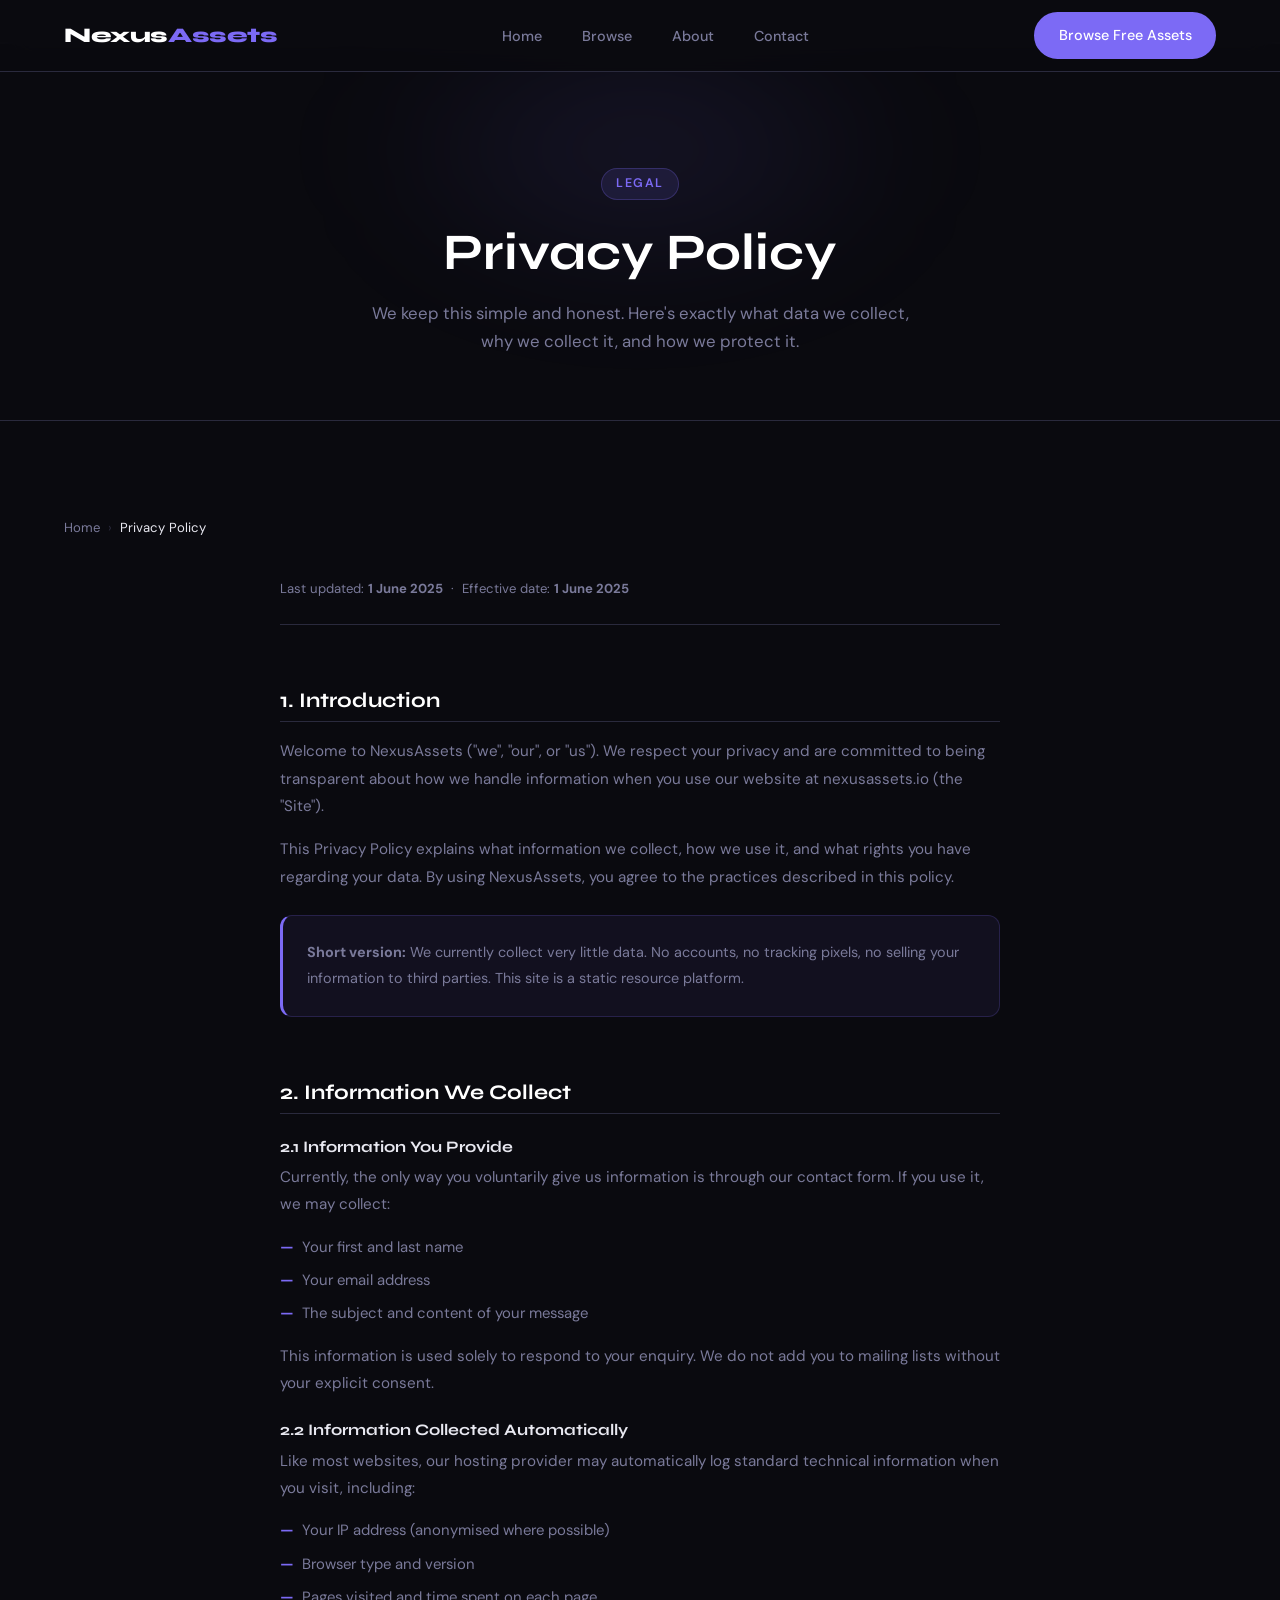
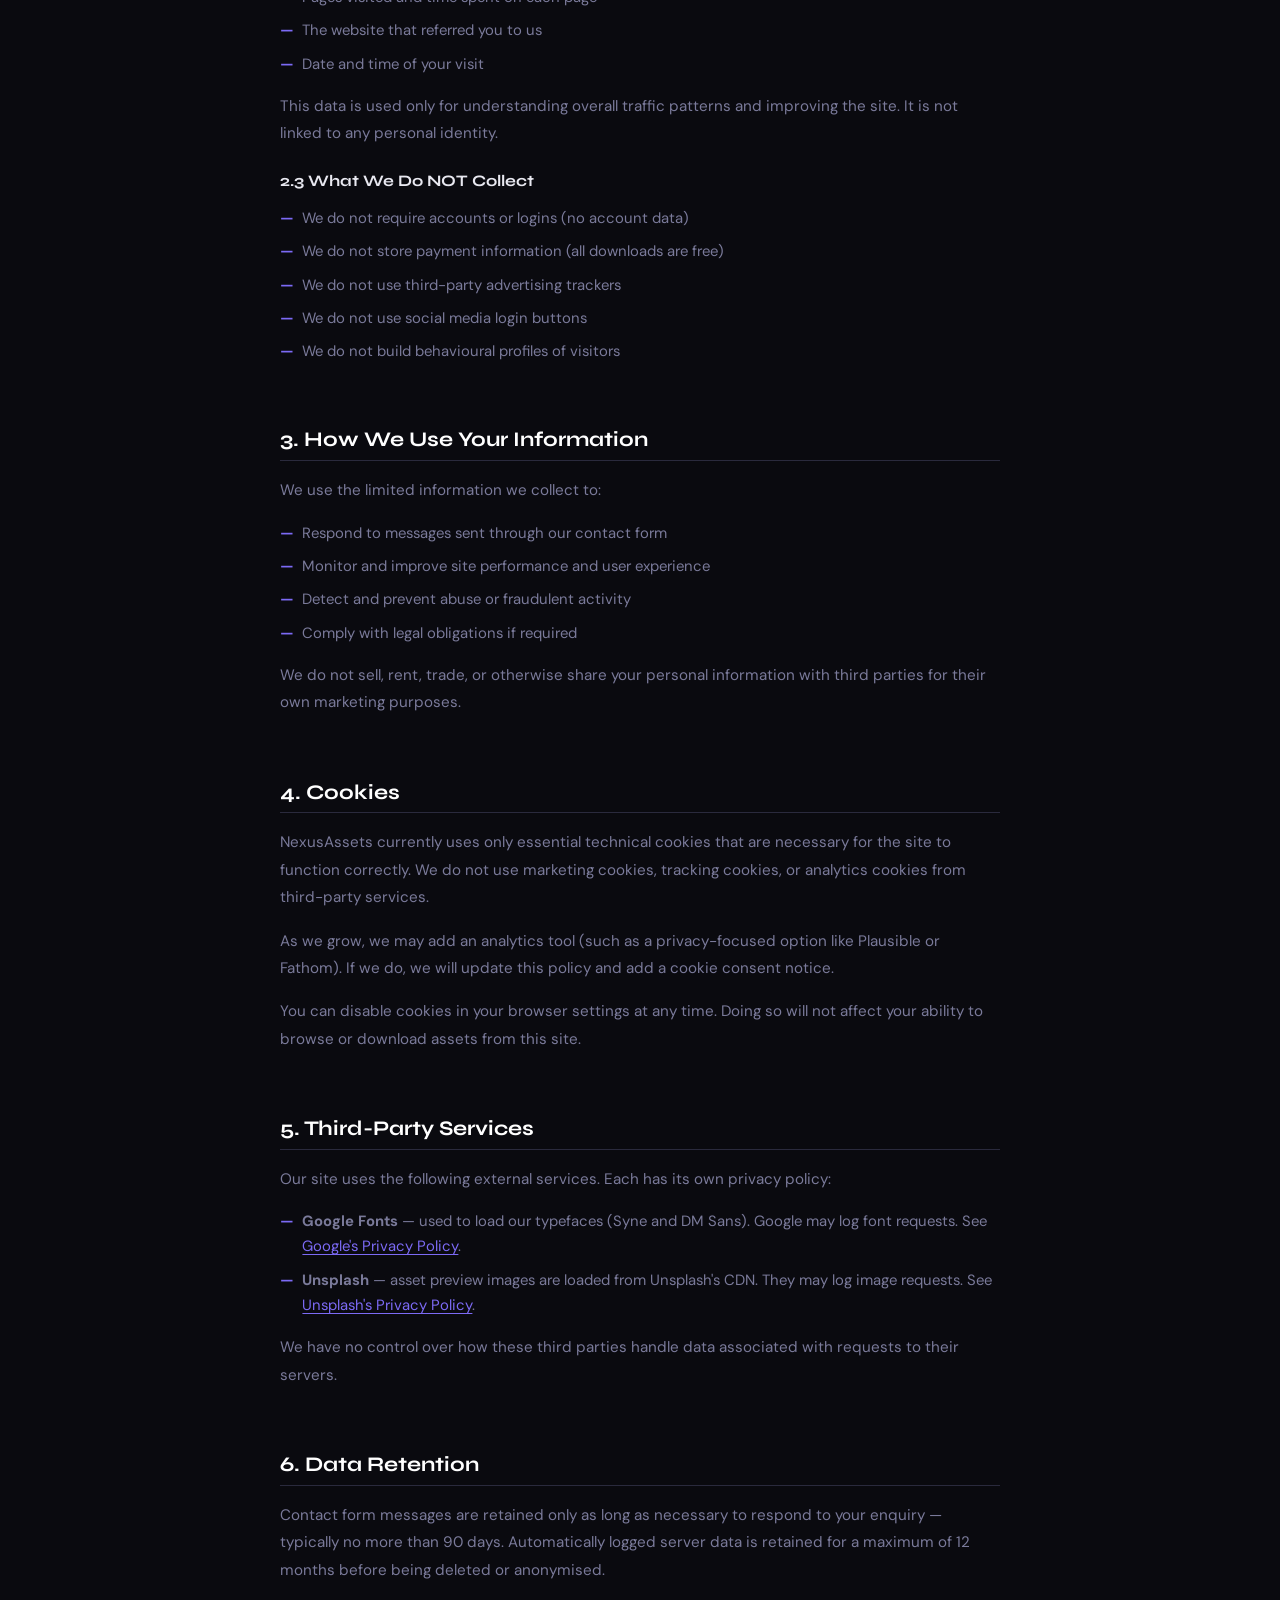
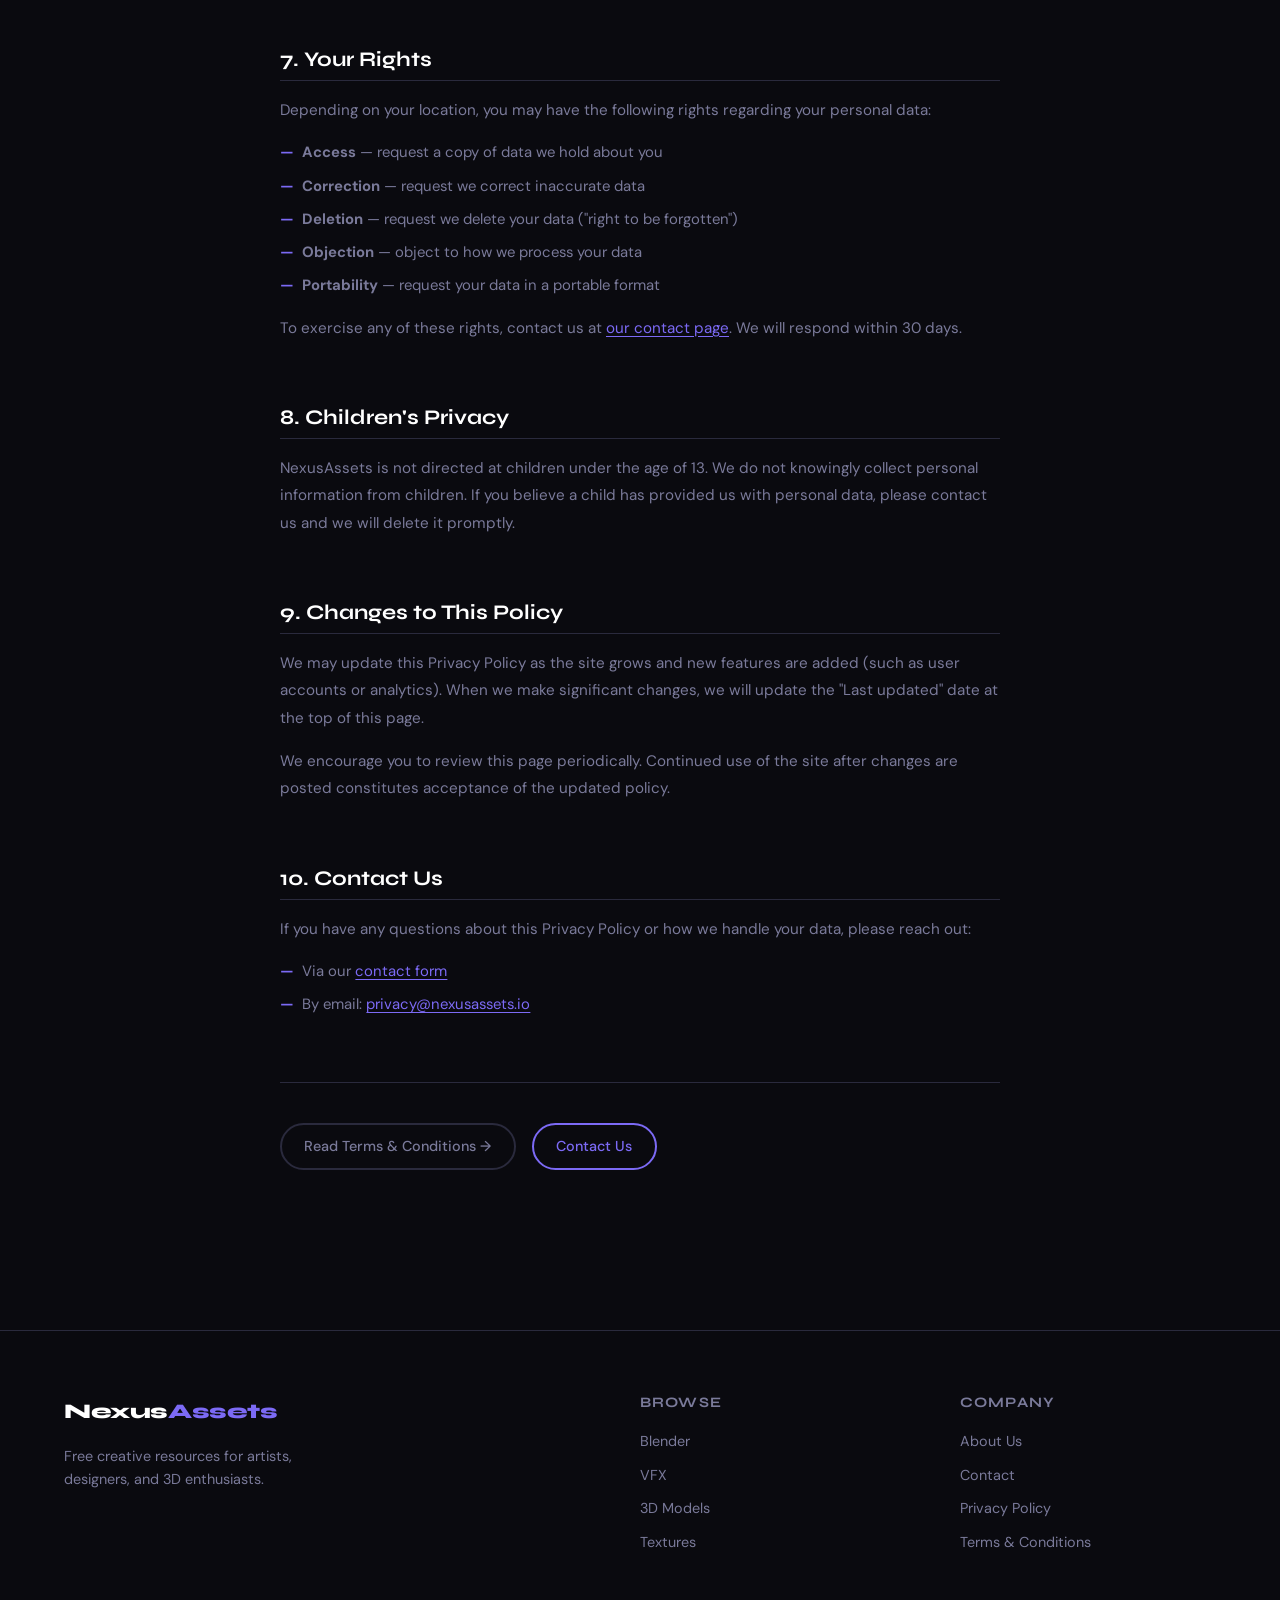
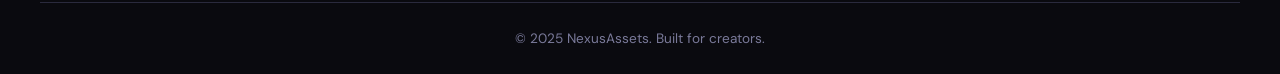
<file: pages/privacy.html>
<!DOCTYPE html>
<html lang="en">
<head>
  <meta charset="UTF-8" />
  <meta name="viewport" content="width=device-width, initial-scale=1.0" />
  <title>Privacy Policy — NexusAssets</title>
  <link rel="preconnect" href="https://fonts.googleapis.com" />
  <link rel="preconnect" href="https://fonts.gstatic.com" crossorigin />
  <link href="https://fonts.googleapis.com/css2?family=Syne:wght@700;800&family=DM+Sans:ital,wght@0,300;0,400;0,500;1,300&display=swap" rel="stylesheet" />
  <link rel="stylesheet" href="../css/global.css" />
  <link rel="stylesheet" href="../css/pages.css" />
</head>
<body>

  <!-- ── Navigation ───────────────────────────────────────────── -->
  <header class="site-header">
    <nav class="nav container">
      <a href="../index.html" class="nav__logo">Nexus<span>Assets</span></a>
      <ul class="nav__links">
        <li><a href="../index.html" class="nav__link">Home</a></li>
        <li><a href="resources.html" class="nav__link">Browse</a></li>
        <li><a href="about.html" class="nav__link">About</a></li>
        <li><a href="contact.html" class="nav__link">Contact</a></li>
      </ul>
      <a href="resources.html" class="btn btn--primary">Browse Free Assets</a>
      <button class="nav__hamburger" id="hamburger" aria-label="Open menu">
        <span></span><span></span><span></span>
      </button>
    </nav>
  </header>

  <div class="mobile-nav" id="mobileNav">
    <ul>
      <li><a href="../index.html">Home</a></li>
      <li><a href="resources.html">Browse</a></li>
      <li><a href="about.html">About</a></li>
      <li><a href="contact.html">Contact</a></li>
    </ul>
  </div>

  <main>

    <!-- ── Page hero ─────────────────────────────────────────── -->
    <section class="page-hero">
      <div class="page-hero__glow" aria-hidden="true"></div>
      <div class="container page-hero__inner">
        <span class="page-hero__label">Legal</span>
        <h1 class="page-hero__title">Privacy Policy</h1>
        <p class="page-hero__sub">
          We keep this simple and honest. Here's exactly what data
          we collect, why we collect it, and how we protect it.
        </p>
      </div>
    </section>

    <div class="page-body">
      <div class="container">

        <!-- Breadcrumb -->
        <nav class="breadcrumb" aria-label="Breadcrumb">
          <a href="../index.html">Home</a>
          <span class="breadcrumb__sep">›</span>
          <span class="breadcrumb__current">Privacy Policy</span>
        </nav>

        <!-- Single-column centered content — best for long legal prose -->
        <div class="page-content">

          <!-- Last updated date -->
          <p class="prose-meta">
            Last updated: <strong>1 June 2025</strong> &nbsp;·&nbsp;
            Effective date: <strong>1 June 2025</strong>
          </p>

          <!-- ── Section 1 ─────────────────────────────────── -->
          <div class="prose-section">
            <h2>1. Introduction</h2>
            <p>
              Welcome to NexusAssets ("we", "our", or "us"). We respect your
              privacy and are committed to being transparent about how we handle
              information when you use our website at nexusassets.io (the "Site").
            </p>
            <p>
              This Privacy Policy explains what information we collect, how we
              use it, and what rights you have regarding your data. By using
              NexusAssets, you agree to the practices described in this policy.
            </p>
            <div class="prose-callout">
              <p>
                <strong>Short version:</strong> We currently collect very little
                data. No accounts, no tracking pixels, no selling your information
                to third parties. This site is a static resource platform.
              </p>
            </div>
          </div>

          <!-- ── Section 2 ─────────────────────────────────── -->
          <div class="prose-section">
            <h2>2. Information We Collect</h2>

            <h3>2.1 Information You Provide</h3>
            <p>
              Currently, the only way you voluntarily give us information is
              through our contact form. If you use it, we may collect:
            </p>
            <ul>
              <li>Your first and last name</li>
              <li>Your email address</li>
              <li>The subject and content of your message</li>
            </ul>
            <p>
              This information is used solely to respond to your enquiry.
              We do not add you to mailing lists without your explicit consent.
            </p>

            <h3>2.2 Information Collected Automatically</h3>
            <p>
              Like most websites, our hosting provider may automatically log
              standard technical information when you visit, including:
            </p>
            <ul>
              <li>Your IP address (anonymised where possible)</li>
              <li>Browser type and version</li>
              <li>Pages visited and time spent on each page</li>
              <li>The website that referred you to us</li>
              <li>Date and time of your visit</li>
            </ul>
            <p>
              This data is used only for understanding overall traffic patterns
              and improving the site. It is not linked to any personal identity.
            </p>

            <h3>2.3 What We Do NOT Collect</h3>
            <ul>
              <li>We do not require accounts or logins (no account data)</li>
              <li>We do not store payment information (all downloads are free)</li>
              <li>We do not use third-party advertising trackers</li>
              <li>We do not use social media login buttons</li>
              <li>We do not build behavioural profiles of visitors</li>
            </ul>
          </div>

          <!-- ── Section 3 ─────────────────────────────────── -->
          <div class="prose-section">
            <h2>3. How We Use Your Information</h2>
            <p>We use the limited information we collect to:</p>
            <ul>
              <li>Respond to messages sent through our contact form</li>
              <li>Monitor and improve site performance and user experience</li>
              <li>Detect and prevent abuse or fraudulent activity</li>
              <li>Comply with legal obligations if required</li>
            </ul>
            <p>
              We do not sell, rent, trade, or otherwise share your personal
              information with third parties for their own marketing purposes.
            </p>
          </div>

          <!-- ── Section 4 ─────────────────────────────────── -->
          <div class="prose-section">
            <h2>4. Cookies</h2>
            <p>
              NexusAssets currently uses only essential technical cookies that
              are necessary for the site to function correctly. We do not use
              marketing cookies, tracking cookies, or analytics cookies from
              third-party services.
            </p>
            <p>
              As we grow, we may add an analytics tool (such as a
              privacy-focused option like Plausible or Fathom). If we do, we
              will update this policy and add a cookie consent notice.
            </p>
            <p>
              You can disable cookies in your browser settings at any time.
              Doing so will not affect your ability to browse or download
              assets from this site.
            </p>
          </div>

          <!-- ── Section 5 ─────────────────────────────────── -->
          <div class="prose-section">
            <h2>5. Third-Party Services</h2>
            <p>
              Our site uses the following external services. Each has its own
              privacy policy:
            </p>
            <ul>
              <li>
                <strong>Google Fonts</strong> — used to load our typefaces
                (Syne and DM Sans). Google may log font requests.
                See <a href="https://policies.google.com/privacy" target="_blank" rel="noopener" class="prose-link">Google's Privacy Policy</a>.
              </li>
              <li>
                <strong>Unsplash</strong> — asset preview images are loaded
                from Unsplash's CDN. They may log image requests.
                See <a href="https://unsplash.com/privacy" target="_blank" rel="noopener" class="prose-link">Unsplash's Privacy Policy</a>.
              </li>
            </ul>
            <p>
              We have no control over how these third parties handle data
              associated with requests to their servers.
            </p>
          </div>

          <!-- ── Section 6 ─────────────────────────────────── -->
          <div class="prose-section">
            <h2>6. Data Retention</h2>
            <p>
              Contact form messages are retained only as long as necessary to
              respond to your enquiry — typically no more than 90 days.
              Automatically logged server data is retained for a maximum of
              12 months before being deleted or anonymised.
            </p>
          </div>

          <!-- ── Section 7 ─────────────────────────────────── -->
          <div class="prose-section">
            <h2>7. Your Rights</h2>
            <p>
              Depending on your location, you may have the following rights
              regarding your personal data:
            </p>
            <ul>
              <li><strong>Access</strong> — request a copy of data we hold about you</li>
              <li><strong>Correction</strong> — request we correct inaccurate data</li>
              <li><strong>Deletion</strong> — request we delete your data ("right to be forgotten")</li>
              <li><strong>Objection</strong> — object to how we process your data</li>
              <li><strong>Portability</strong> — request your data in a portable format</li>
            </ul>
            <p>
              To exercise any of these rights, contact us at
              <a href="contact.html" class="prose-link">our contact page</a>.
              We will respond within 30 days.
            </p>
          </div>

          <!-- ── Section 8 ─────────────────────────────────── -->
          <div class="prose-section">
            <h2>8. Children's Privacy</h2>
            <p>
              NexusAssets is not directed at children under the age of 13.
              We do not knowingly collect personal information from children.
              If you believe a child has provided us with personal data,
              please contact us and we will delete it promptly.
            </p>
          </div>

          <!-- ── Section 9 ─────────────────────────────────── -->
          <div class="prose-section">
            <h2>9. Changes to This Policy</h2>
            <p>
              We may update this Privacy Policy as the site grows and new
              features are added (such as user accounts or analytics). When
              we make significant changes, we will update the "Last updated"
              date at the top of this page.
            </p>
            <p>
              We encourage you to review this page periodically. Continued
              use of the site after changes are posted constitutes acceptance
              of the updated policy.
            </p>
          </div>

          <!-- ── Section 10 ────────────────────────────────── -->
          <div class="prose-section">
            <h2>10. Contact Us</h2>
            <p>
              If you have any questions about this Privacy Policy or how we
              handle your data, please reach out:
            </p>
            <ul>
              <li>Via our <a href="contact.html" class="prose-link">contact form</a></li>
              <li>By email: <a href="mailto:privacy@nexusassets.io" class="prose-link">privacy@nexusassets.io</a></li>
            </ul>
          </div>

          <!-- Bottom navigation between legal pages -->
          <div style="display:flex; gap:var(--space-md); flex-wrap:wrap; padding-top:var(--space-xl); border-top:1px solid var(--color-border); margin-top:var(--space-2xl);">
            <a href="terms.html" class="btn btn--outline">Read Terms & Conditions →</a>
            <a href="contact.html" class="btn btn--ghost">Contact Us</a>
          </div>

        </div>
        <!-- end .page-content -->

      </div>
    </div>

  </main>

  <!-- ── Footer ───────────────────────────────────────────────── -->
  <footer class="site-footer">
    <div class="container footer__inner">
      <div class="footer__brand">
        <a href="../index.html" class="nav__logo">Nexus<span>Assets</span></a>
        <p>Free creative resources for artists, designers, and 3D enthusiasts.</p>
      </div>
      <div class="footer__links">
        <h4>Browse</h4>
        <ul>
          <li><a href="resources.html?category=blender">Blender</a></li>
          <li><a href="resources.html?category=vfx">VFX</a></li>
          <li><a href="resources.html?category=models">3D Models</a></li>
          <li><a href="resources.html?category=textures">Textures</a></li>
        </ul>
      </div>
      <div class="footer__links">
        <h4>Company</h4>
        <ul>
          <li><a href="about.html">About Us</a></li>
          <li><a href="contact.html">Contact</a></li>
          <li><a href="privacy.html">Privacy Policy</a></li>
          <li><a href="terms.html">Terms & Conditions</a></li>
        </ul>
      </div>
    </div>
    <div class="footer__bottom container">
      <p>© 2025 NexusAssets. Built for creators.</p>
    </div>
  </footer>

  <script src="../js/data.js"></script>
  <script src="../js/main.js"></script>
</body>
</html>
</file>
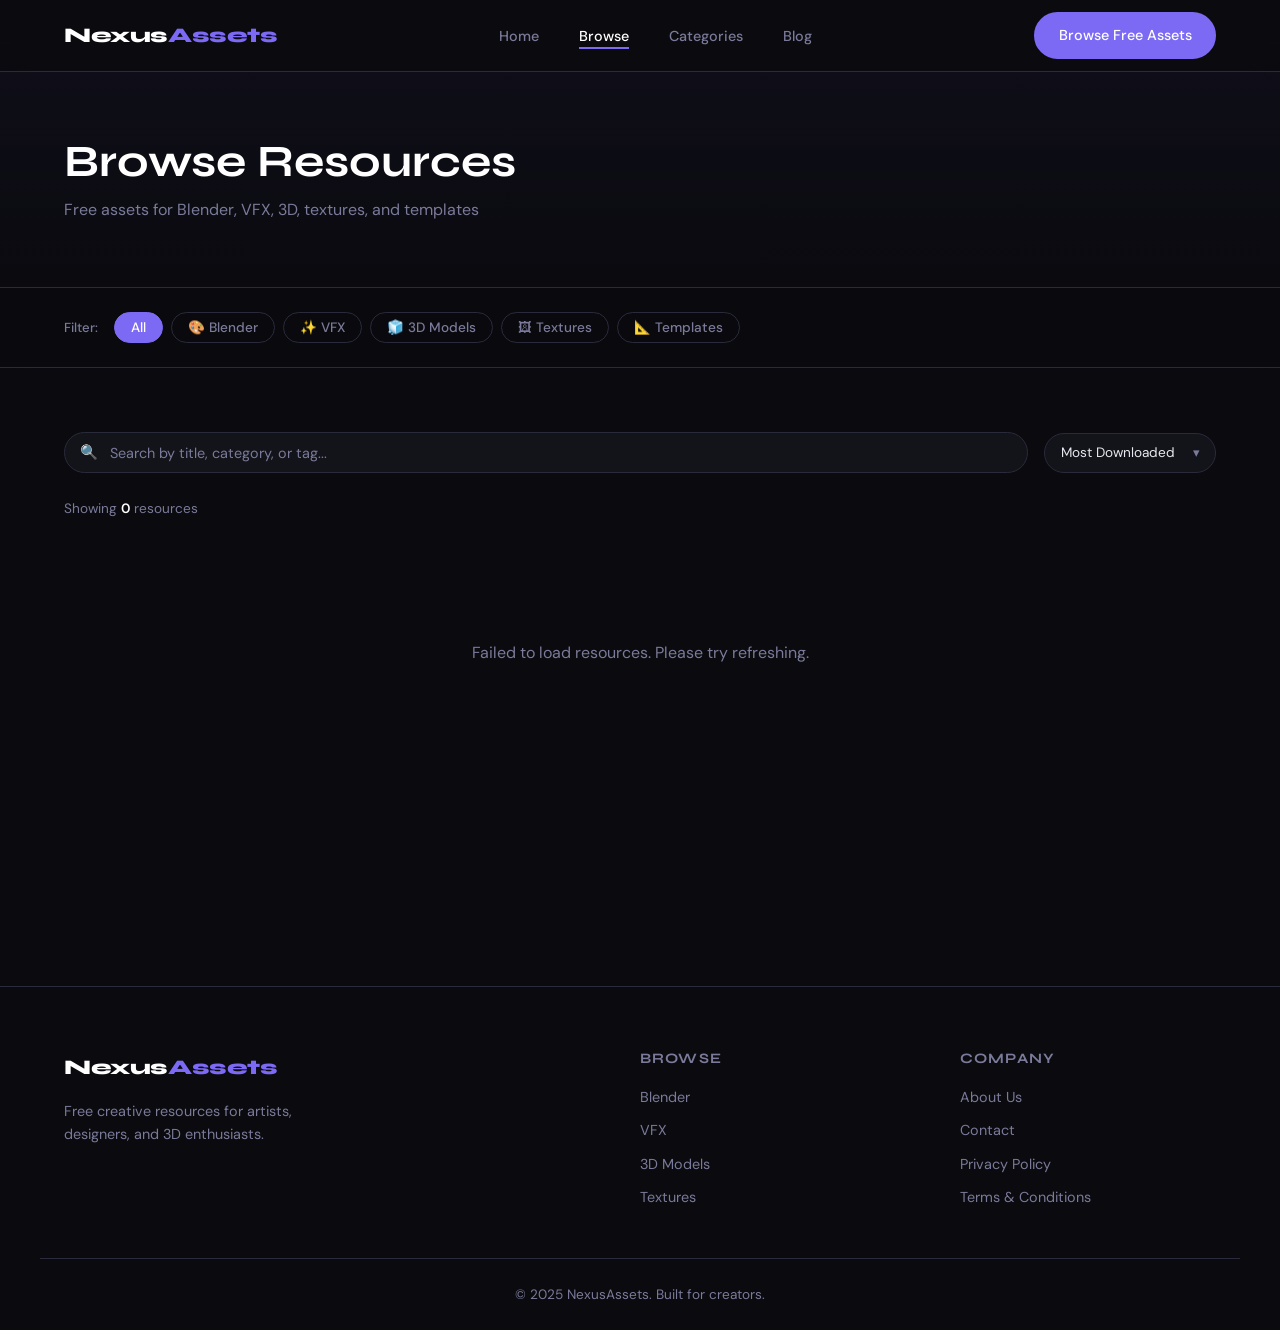
<file: pages/resources.html>
<!DOCTYPE html>
<html lang="en">
<head>
  <meta charset="UTF-8" />
  <meta name="viewport" content="width=device-width, initial-scale=1.0" />
  <title>Browse Resources — NexusAssets</title>
  <link rel="preconnect" href="https://fonts.googleapis.com" />
  <link rel="preconnect" href="https://fonts.gstatic.com" crossorigin />
  <link href="https://fonts.googleapis.com/css2?family=Syne:wght@700;800&family=DM+Sans:ital,wght@0,300;0,400;0,500;1,300&display=swap" rel="stylesheet" />
  <link rel="stylesheet" href="../css/global.css" />
  <link rel="stylesheet" href="../css/resources.css" />
</head>
<body>

  <!-- ── Navigation ───────────────────────────────────────────── -->
  <header class="site-header">
    <nav class="nav container">
      <a href="../index.html" class="nav__logo">Nexus<span>Assets</span></a>
      <ul class="nav__links">
        <li><a href="../index.html" class="nav__link">Home</a></li>
        <li><a href="resources.html" class="nav__link active">Browse</a></li>
        <li><a href="../index.html#categories" class="nav__link">Categories</a></li>
        <li><a href="blog.html" class="nav__link">Blog</a></li>
      </ul>
      <a href="resources.html" class="btn btn--primary">Browse Free Assets</a>
      <button class="nav__hamburger" id="hamburger" aria-label="Open menu">
        <span></span><span></span><span></span>
      </button>
    </nav>
  </header>

  <div class="mobile-nav" id="mobileNav">
    <ul>
      <li><a href="../index.html">Home</a></li>
      <li><a href="resources.html">Browse</a></li>
      <li><a href="../index.html#categories">Categories</a></li>
      <li><a href="blog.html">Blog</a></li>
    </ul>
  </div>

  <main>

    <!-- ── Page header ──────────────────────────────────────────── -->
    <section class="page-header">
      <div class="container">
        <h1>Browse Resources</h1>
        <p>Free assets for Blender, VFX, 3D, textures, and templates</p>
      </div>
    </section>

    <!-- ── Filter bar ───────────────────────────────────────────── -->
    <!--
      Each button has data-category="" which JavaScript reads on click.
      The "active" class is also managed by JavaScript — it adds it to
      whichever button matches the current active filter.
    -->
    <div class="filter-bar">
      <div class="container">
        <div class="filter-bar__inner">
          <span class="filter-bar__label">Filter:</span>
          <button class="filter-btn" data-category="all">All</button>
          <button class="filter-btn" data-category="blender">🎨 Blender</button>
          <button class="filter-btn" data-category="vfx">✨ VFX</button>
          <button class="filter-btn" data-category="models">🧊 3D Models</button>
          <button class="filter-btn" data-category="textures">🖼 Textures</button>
          <button class="filter-btn" data-category="templates">📐 Templates</button>
        </div>
      </div>
    </div>

    <!-- ── Main content ─────────────────────────────────────────── -->
    <section class="resources-section">
      <div class="container">

        <!--
          FEATURE 3 + 4: Search bar and Sort dropdown
          Both are inside .toolbar which uses flexbox to place them
          side-by-side. main.js listens for changes on both of these.
        -->
        <div class="toolbar">

          <!-- FEATURE 3: Search input -->
          <!--
            id="searchInput" is what main.js targets.
            The placeholder text gives users a hint of what they can search.
            type="search" adds a small clear (×) button in some browsers.
          -->
          <div class="search-wrap">
            <input
              type="search"
              id="searchInput"
              class="search-input"
              placeholder="Search by title, category, or tag..."
              autocomplete="off"
            />
          </div>

          <!-- FEATURE 4: Sort dropdown -->
          <!--
            id="sortSelect" is what main.js targets.
            The <option value="..."> values match the method names
            expected by sortAssets() in data.js.
          -->
          <div class="sort-wrap">
            <select id="sortSelect" class="sort-select" aria-label="Sort by">
              <option value="downloads">Most Downloaded</option>
              <option value="newest">Newest First</option>
              <option value="az">A → Z</option>
            </select>
          </div>

        </div>

        <!-- Results count — text set dynamically by main.js -->
        <p class="results-info" id="resultsCount">
          Showing <span>0</span> resources
        </p>

        <!-- Resource card grid — populated by main.js -->
        <div class="resource-grid" id="resourceGrid"></div>

        <!-- Empty state — .visible class added by JS when no results -->
        <div class="empty-state">
          <div class="empty-state__icon">🔍</div>
          <h3>No assets found</h3>
          <p>Try a different search term or category filter.</p>
        </div>

        <!--
          FEATURE 6: Load More button
          Hidden by default (CSS: display:none).
          main.js shows it when there are more than 6 results,
          and hides it again once all results are visible.
          The button text like "Load More (9 remaining)" is also set by JS.
        -->
        <div class="load-more-wrap">
          <button id="loadMoreBtn" class="btn btn--outline btn--lg">
            Load More
          </button>
        </div>

      </div>
    </section>

  </main>

  <!-- ── Footer ───────────────────────────────────────────────── -->
  <footer class="site-footer">
    <div class="container footer__inner">
      <div class="footer__brand">
        <a href="../index.html" class="nav__logo">Nexus<span>Assets</span></a>
        <p>Free creative resources for artists, designers, and 3D enthusiasts.</p>
      </div>
      <div class="footer__links">
        <h4>Browse</h4>
        <ul>
          <li><a href="resources.html?category=blender">Blender</a></li>
          <li><a href="resources.html?category=vfx">VFX</a></li>
          <li><a href="resources.html?category=models">3D Models</a></li>
          <li><a href="resources.html?category=textures">Textures</a></li>
        </ul>
      </div>
      <div class="footer__links">
        <h4>Company</h4>
        <ul>
          <li><a href="about.html">About Us</a></li>
          <li><a href="contact.html">Contact</a></li>
          <li><a href="privacy.html">Privacy Policy</a></li>
          <li><a href="terms.html">Terms &amp; Conditions</a></li>
        </ul>
      </div>
    </div>
    <div class="footer__bottom container">
      <p>© 2025 NexusAssets. Built for creators.</p>
    </div>
  </footer>
  <script src="../js/supabase-client.js"></script>
  <script src="../js/data.js"></script>
  <script src="../js/main.js"></script>
</body>
</html>
</file>
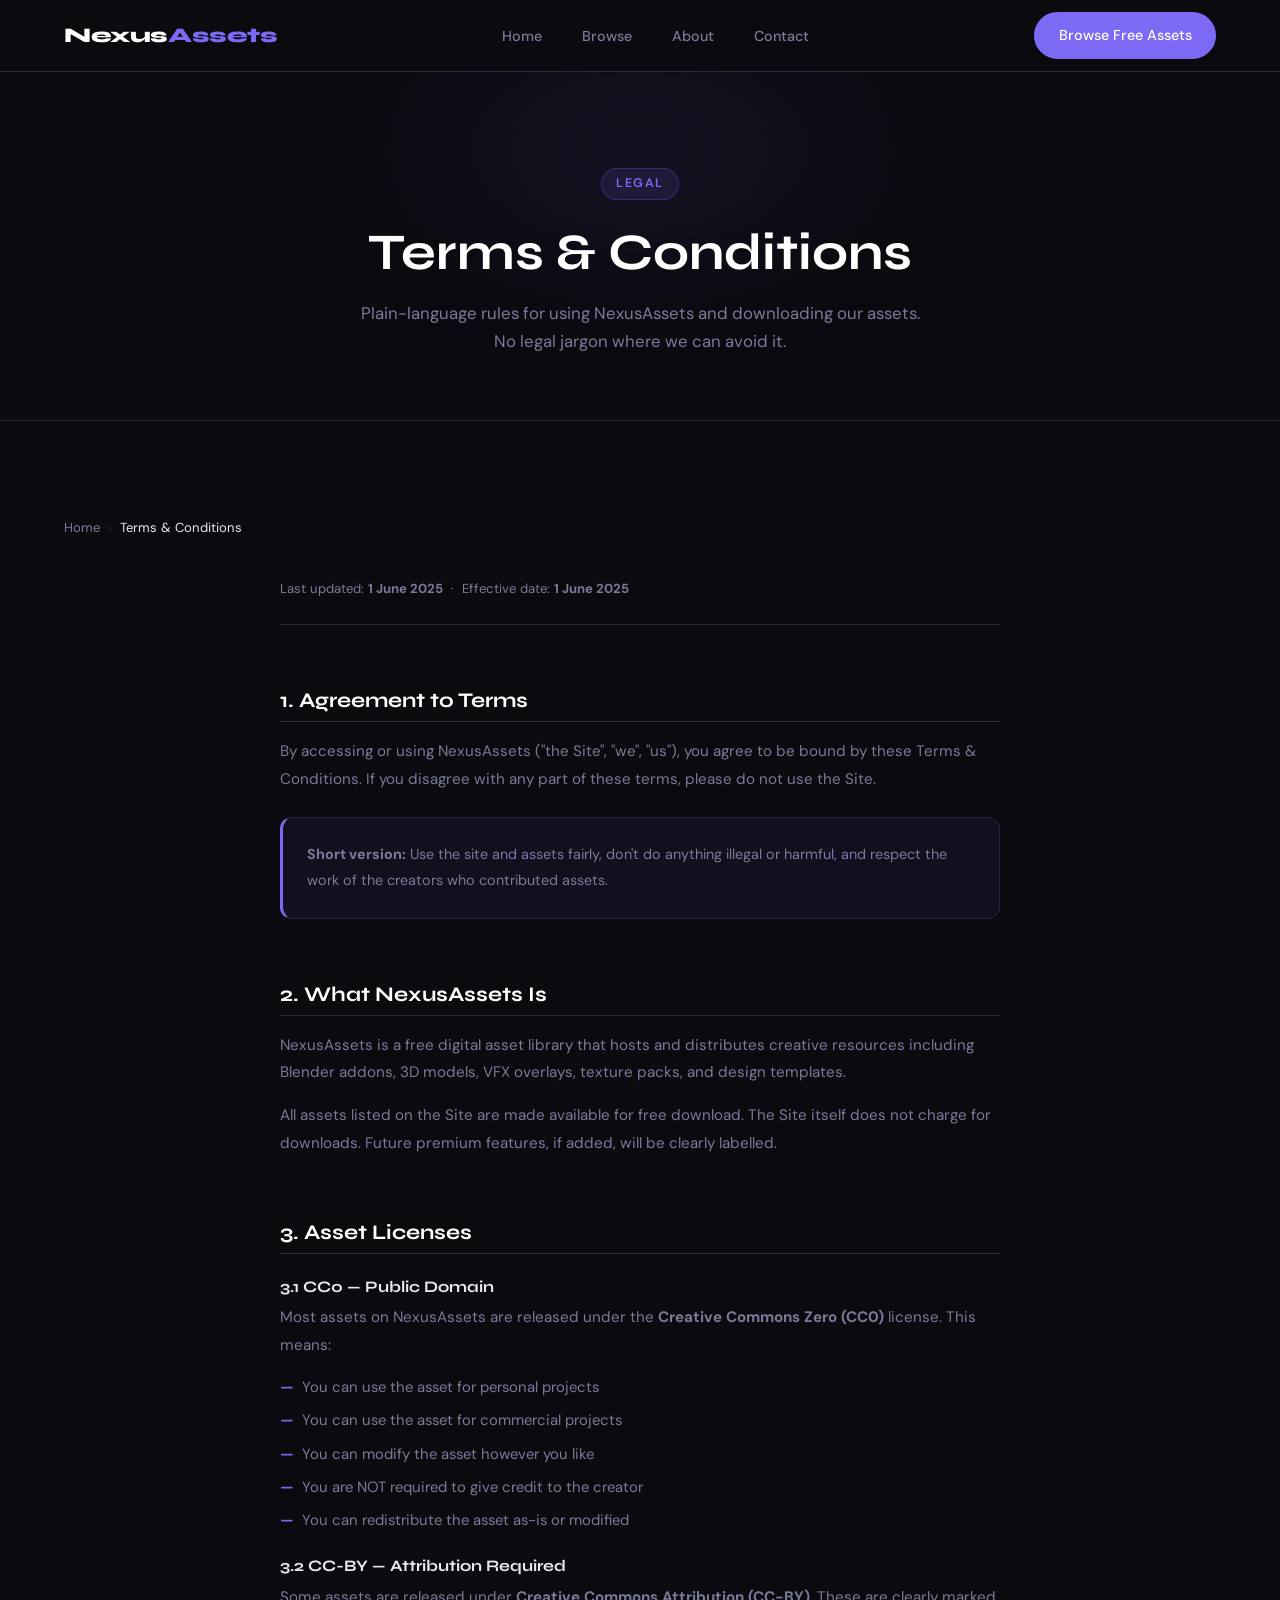
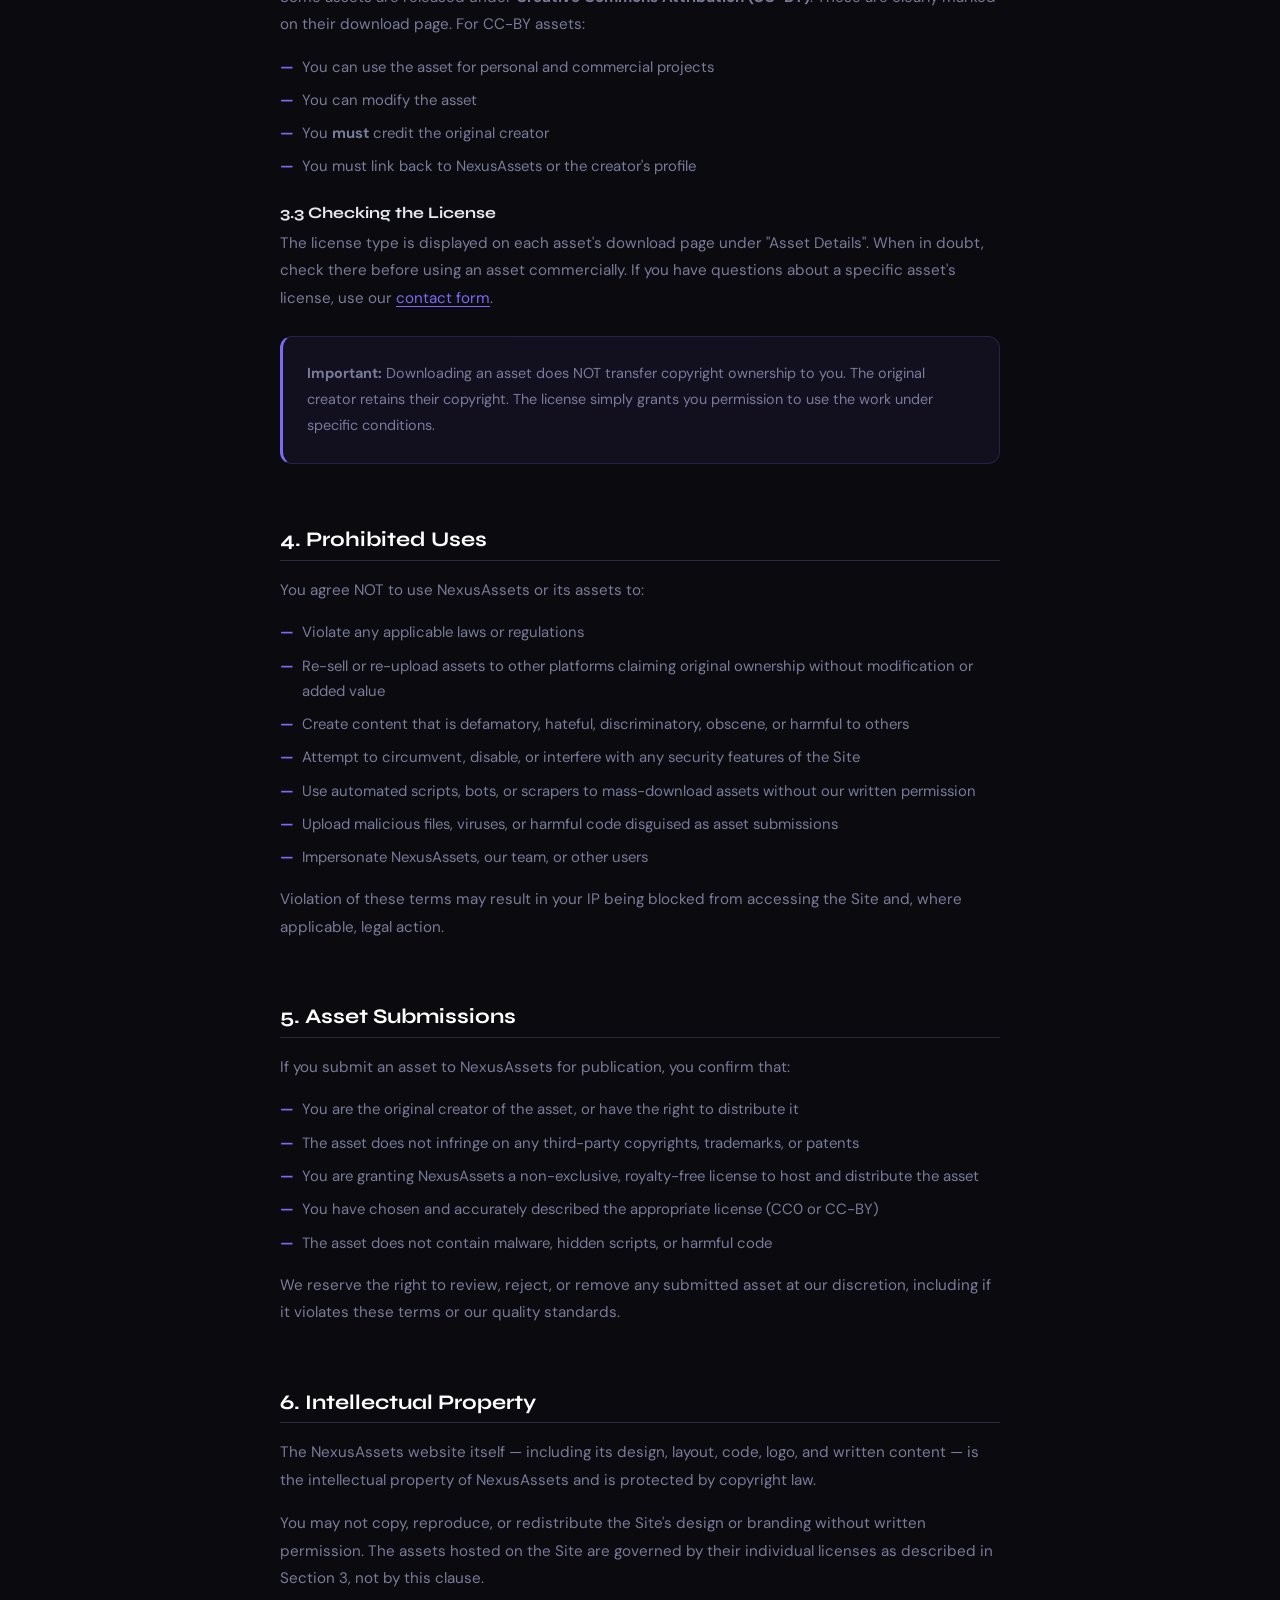
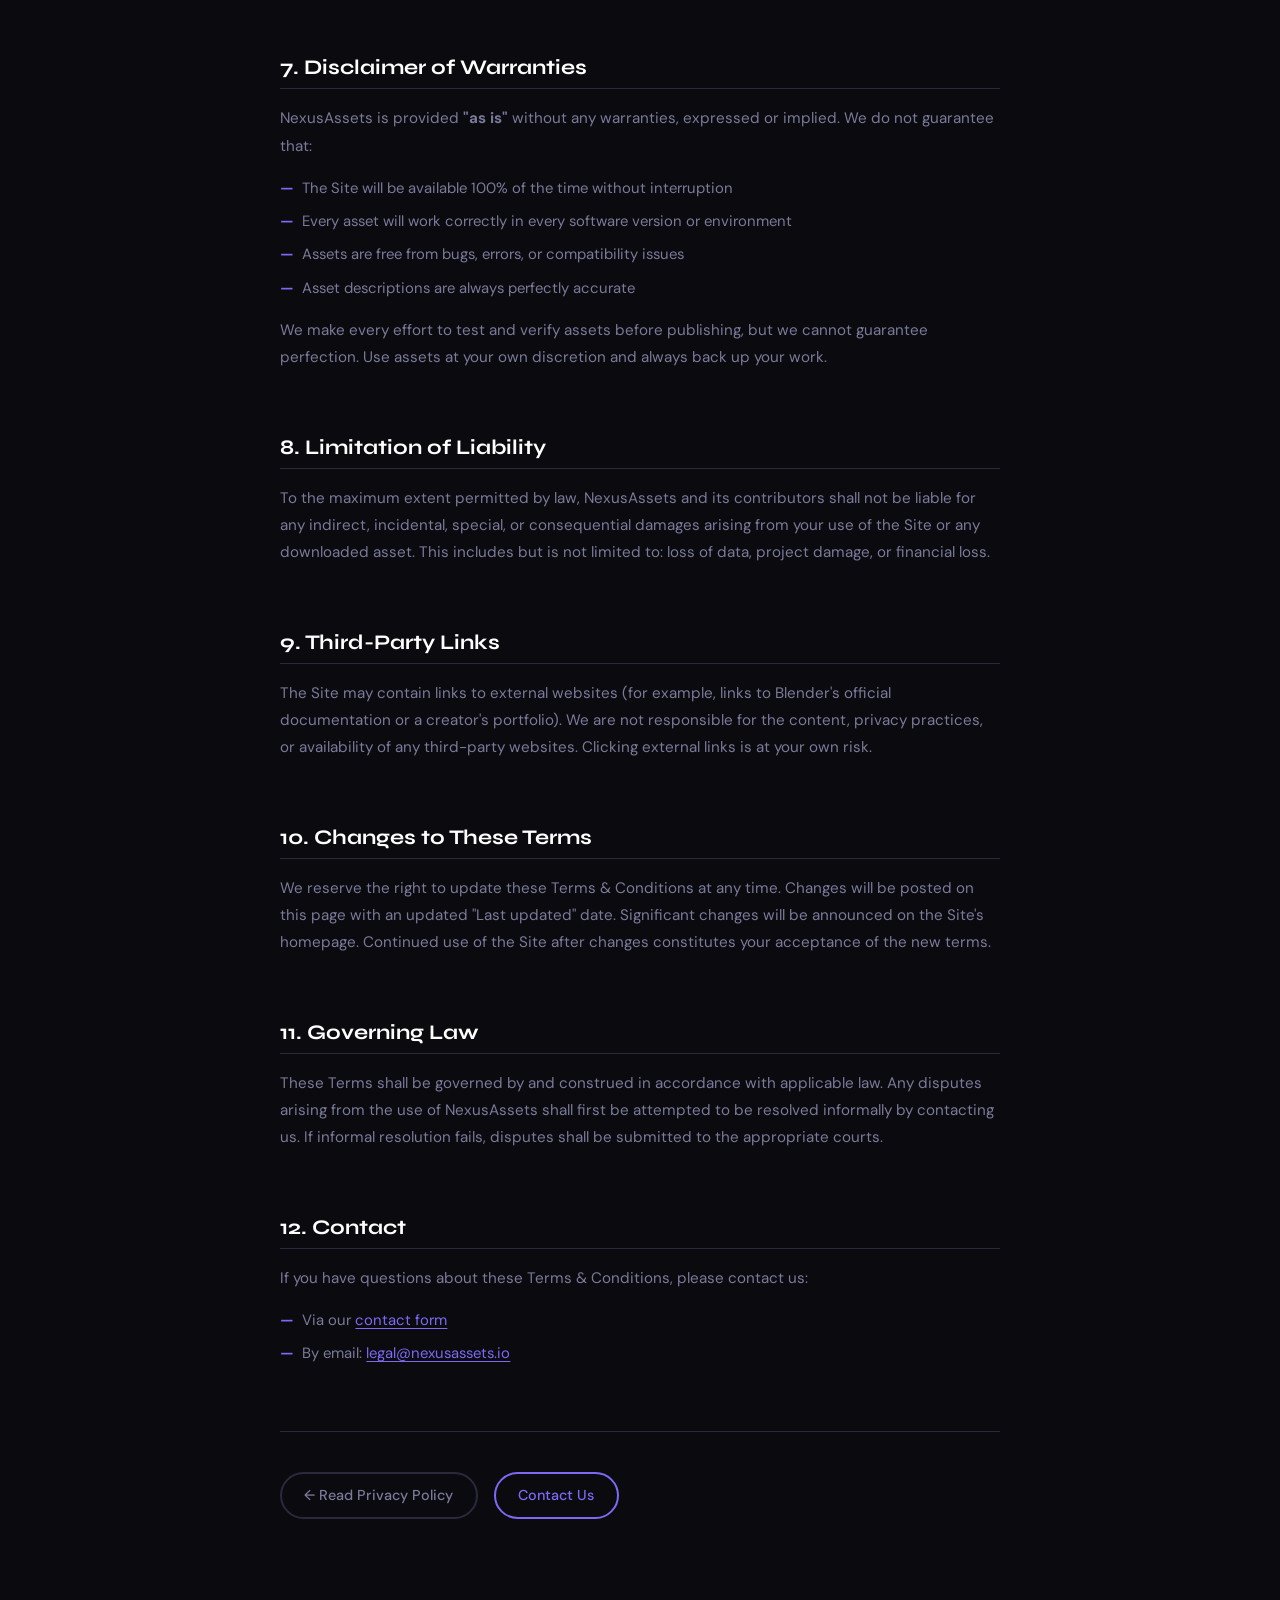
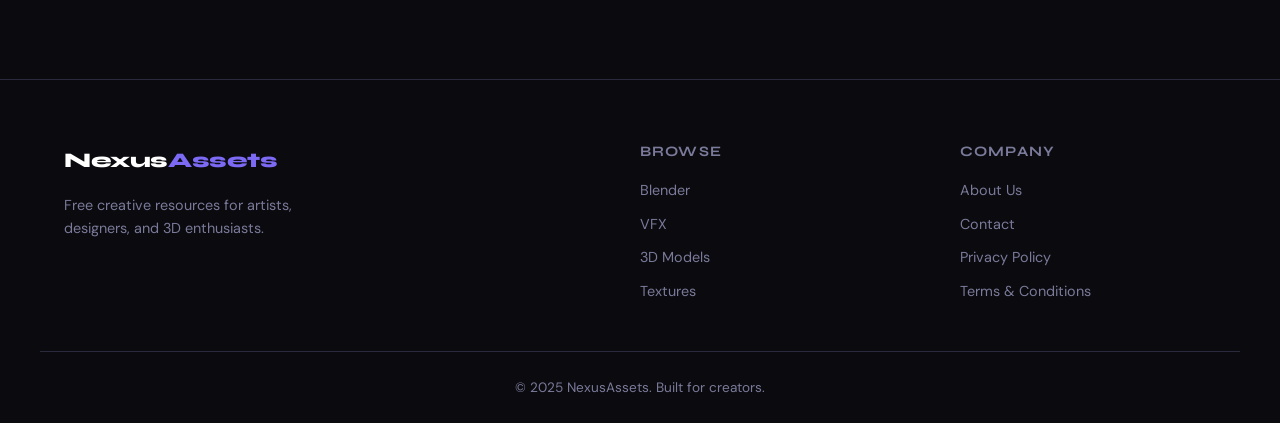
<file: pages/terms.html>
<!DOCTYPE html>
<html lang="en">
<head>
  <meta charset="UTF-8" />
  <meta name="viewport" content="width=device-width, initial-scale=1.0" />
  <title>Terms & Conditions — NexusAssets</title>
  <link rel="preconnect" href="https://fonts.googleapis.com" />
  <link rel="preconnect" href="https://fonts.gstatic.com" crossorigin />
  <link href="https://fonts.googleapis.com/css2?family=Syne:wght@700;800&family=DM+Sans:ital,wght@0,300;0,400;0,500;1,300&display=swap" rel="stylesheet" />
  <link rel="stylesheet" href="../css/global.css" />
  <link rel="stylesheet" href="../css/pages.css" />
</head>
<body>

  <!-- ── Navigation ───────────────────────────────────────────── -->
  <header class="site-header">
    <nav class="nav container">
      <a href="../index.html" class="nav__logo">Nexus<span>Assets</span></a>
      <ul class="nav__links">
        <li><a href="../index.html" class="nav__link">Home</a></li>
        <li><a href="resources.html" class="nav__link">Browse</a></li>
        <li><a href="about.html" class="nav__link">About</a></li>
        <li><a href="contact.html" class="nav__link">Contact</a></li>
      </ul>
      <a href="resources.html" class="btn btn--primary">Browse Free Assets</a>
      <button class="nav__hamburger" id="hamburger" aria-label="Open menu">
        <span></span><span></span><span></span>
      </button>
    </nav>
  </header>

  <div class="mobile-nav" id="mobileNav">
    <ul>
      <li><a href="../index.html">Home</a></li>
      <li><a href="resources.html">Browse</a></li>
      <li><a href="about.html">About</a></li>
      <li><a href="contact.html">Contact</a></li>
    </ul>
  </div>

  <main>

    <!-- ── Page hero ─────────────────────────────────────────── -->
    <section class="page-hero">
      <div class="page-hero__glow" aria-hidden="true"></div>
      <div class="container page-hero__inner">
        <span class="page-hero__label">Legal</span>
        <h1 class="page-hero__title">Terms & Conditions</h1>
        <p class="page-hero__sub">
          Plain-language rules for using NexusAssets and downloading
          our assets. No legal jargon where we can avoid it.
        </p>
      </div>
    </section>

    <div class="page-body">
      <div class="container">

        <!-- Breadcrumb -->
        <nav class="breadcrumb" aria-label="Breadcrumb">
          <a href="../index.html">Home</a>
          <span class="breadcrumb__sep">›</span>
          <span class="breadcrumb__current">Terms & Conditions</span>
        </nav>

        <!-- Single-column centered prose -->
        <div class="page-content">

          <p class="prose-meta">
            Last updated: <strong>1 June 2025</strong> &nbsp;·&nbsp;
            Effective date: <strong>1 June 2025</strong>
          </p>

          <!-- ── Section 1 ─────────────────────────────────── -->
          <div class="prose-section">
            <h2>1. Agreement to Terms</h2>
            <p>
              By accessing or using NexusAssets ("the Site", "we", "us"),
              you agree to be bound by these Terms & Conditions. If you
              disagree with any part of these terms, please do not use the Site.
            </p>
            <div class="prose-callout">
              <p>
                <strong>Short version:</strong> Use the site and assets fairly,
                don't do anything illegal or harmful, and respect the work of
                the creators who contributed assets.
              </p>
            </div>
          </div>

          <!-- ── Section 2 ─────────────────────────────────── -->
          <div class="prose-section">
            <h2>2. What NexusAssets Is</h2>
            <p>
              NexusAssets is a free digital asset library that hosts and
              distributes creative resources including Blender addons, 3D
              models, VFX overlays, texture packs, and design templates.
            </p>
            <p>
              All assets listed on the Site are made available for free
              download. The Site itself does not charge for downloads.
              Future premium features, if added, will be clearly labelled.
            </p>
          </div>

          <!-- ── Section 3 ─────────────────────────────────── -->
          <div class="prose-section">
            <h2>3. Asset Licenses</h2>

            <h3>3.1 CC0 — Public Domain</h3>
            <p>
              Most assets on NexusAssets are released under the
              <strong>Creative Commons Zero (CC0)</strong> license. This means:
            </p>
            <ul>
              <li>You can use the asset for personal projects</li>
              <li>You can use the asset for commercial projects</li>
              <li>You can modify the asset however you like</li>
              <li>You are NOT required to give credit to the creator</li>
              <li>You can redistribute the asset as-is or modified</li>
            </ul>

            <h3>3.2 CC-BY — Attribution Required</h3>
            <p>
              Some assets are released under <strong>Creative Commons
              Attribution (CC-BY)</strong>. These are clearly marked on their
              download page. For CC-BY assets:
            </p>
            <ul>
              <li>You can use the asset for personal and commercial projects</li>
              <li>You can modify the asset</li>
              <li>You <strong>must</strong> credit the original creator</li>
              <li>You must link back to NexusAssets or the creator's profile</li>
            </ul>

            <h3>3.3 Checking the License</h3>
            <p>
              The license type is displayed on each asset's download page under
              "Asset Details". When in doubt, check there before using an asset
              commercially. If you have questions about a specific asset's
              license, use our <a href="contact.html" class="prose-link">contact form</a>.
            </p>

            <div class="prose-callout">
              <p>
                <strong>Important:</strong> Downloading an asset does NOT
                transfer copyright ownership to you. The original creator
                retains their copyright. The license simply grants you
                permission to use the work under specific conditions.
              </p>
            </div>
          </div>

          <!-- ── Section 4 ─────────────────────────────────── -->
          <div class="prose-section">
            <h2>4. Prohibited Uses</h2>
            <p>You agree NOT to use NexusAssets or its assets to:</p>
            <ul>
              <li>Violate any applicable laws or regulations</li>
              <li>
                Re-sell or re-upload assets to other platforms claiming
                original ownership without modification or added value
              </li>
              <li>
                Create content that is defamatory, hateful, discriminatory,
                obscene, or harmful to others
              </li>
              <li>
                Attempt to circumvent, disable, or interfere with any security
                features of the Site
              </li>
              <li>
                Use automated scripts, bots, or scrapers to mass-download
                assets without our written permission
              </li>
              <li>
                Upload malicious files, viruses, or harmful code disguised
                as asset submissions
              </li>
              <li>
                Impersonate NexusAssets, our team, or other users
              </li>
            </ul>
            <p>
              Violation of these terms may result in your IP being blocked
              from accessing the Site and, where applicable, legal action.
            </p>
          </div>

          <!-- ── Section 5 ─────────────────────────────────── -->
          <div class="prose-section">
            <h2>5. Asset Submissions</h2>
            <p>
              If you submit an asset to NexusAssets for publication, you confirm that:
            </p>
            <ul>
              <li>You are the original creator of the asset, or have the right to distribute it</li>
              <li>The asset does not infringe on any third-party copyrights, trademarks, or patents</li>
              <li>You are granting NexusAssets a non-exclusive, royalty-free license to host and distribute the asset</li>
              <li>You have chosen and accurately described the appropriate license (CC0 or CC-BY)</li>
              <li>The asset does not contain malware, hidden scripts, or harmful code</li>
            </ul>
            <p>
              We reserve the right to review, reject, or remove any submitted
              asset at our discretion, including if it violates these terms or
              our quality standards.
            </p>
          </div>

          <!-- ── Section 6 ─────────────────────────────────── -->
          <div class="prose-section">
            <h2>6. Intellectual Property</h2>
            <p>
              The NexusAssets website itself — including its design, layout,
              code, logo, and written content — is the intellectual property
              of NexusAssets and is protected by copyright law.
            </p>
            <p>
              You may not copy, reproduce, or redistribute the Site's design
              or branding without written permission. The assets hosted on the
              Site are governed by their individual licenses as described in
              Section 3, not by this clause.
            </p>
          </div>

          <!-- ── Section 7 ─────────────────────────────────── -->
          <div class="prose-section">
            <h2>7. Disclaimer of Warranties</h2>
            <p>
              NexusAssets is provided <strong>"as is"</strong> without any
              warranties, expressed or implied. We do not guarantee that:
            </p>
            <ul>
              <li>The Site will be available 100% of the time without interruption</li>
              <li>Every asset will work correctly in every software version or environment</li>
              <li>Assets are free from bugs, errors, or compatibility issues</li>
              <li>Asset descriptions are always perfectly accurate</li>
            </ul>
            <p>
              We make every effort to test and verify assets before publishing,
              but we cannot guarantee perfection. Use assets at your own
              discretion and always back up your work.
            </p>
          </div>

          <!-- ── Section 8 ─────────────────────────────────── -->
          <div class="prose-section">
            <h2>8. Limitation of Liability</h2>
            <p>
              To the maximum extent permitted by law, NexusAssets and its
              contributors shall not be liable for any indirect, incidental,
              special, or consequential damages arising from your use of the
              Site or any downloaded asset. This includes but is not limited
              to: loss of data, project damage, or financial loss.
            </p>
          </div>

          <!-- ── Section 9 ─────────────────────────────────── -->
          <div class="prose-section">
            <h2>9. Third-Party Links</h2>
            <p>
              The Site may contain links to external websites (for example,
              links to Blender's official documentation or a creator's
              portfolio). We are not responsible for the content, privacy
              practices, or availability of any third-party websites.
              Clicking external links is at your own risk.
            </p>
          </div>

          <!-- ── Section 10 ────────────────────────────────── -->
          <div class="prose-section">
            <h2>10. Changes to These Terms</h2>
            <p>
              We reserve the right to update these Terms & Conditions at any
              time. Changes will be posted on this page with an updated
              "Last updated" date. Significant changes will be announced on
              the Site's homepage. Continued use of the Site after changes
              constitutes your acceptance of the new terms.
            </p>
          </div>

          <!-- ── Section 11 ────────────────────────────────── -->
          <div class="prose-section">
            <h2>11. Governing Law</h2>
            <p>
              These Terms shall be governed by and construed in accordance with
              applicable law. Any disputes arising from the use of NexusAssets
              shall first be attempted to be resolved informally by contacting
              us. If informal resolution fails, disputes shall be submitted to
              the appropriate courts.
            </p>
          </div>

          <!-- ── Section 12 ────────────────────────────────── -->
          <div class="prose-section">
            <h2>12. Contact</h2>
            <p>
              If you have questions about these Terms & Conditions, please
              contact us:
            </p>
            <ul>
              <li>Via our <a href="contact.html" class="prose-link">contact form</a></li>
              <li>By email: <a href="mailto:legal@nexusassets.io" class="prose-link">legal@nexusassets.io</a></li>
            </ul>
          </div>

          <!-- Bottom navigation between legal pages -->
          <div style="display:flex; gap:var(--space-md); flex-wrap:wrap; padding-top:var(--space-xl); border-top:1px solid var(--color-border); margin-top:var(--space-2xl);">
            <a href="privacy.html" class="btn btn--outline">← Read Privacy Policy</a>
            <a href="contact.html" class="btn btn--ghost">Contact Us</a>
          </div>

        </div>
        <!-- end .page-content -->

      </div>
    </div>

  </main>

  <!-- ── Footer ───────────────────────────────────────────────── -->
  <footer class="site-footer">
    <div class="container footer__inner">
      <div class="footer__brand">
        <a href="../index.html" class="nav__logo">Nexus<span>Assets</span></a>
        <p>Free creative resources for artists, designers, and 3D enthusiasts.</p>
      </div>
      <div class="footer__links">
        <h4>Browse</h4>
        <ul>
          <li><a href="resources.html?category=blender">Blender</a></li>
          <li><a href="resources.html?category=vfx">VFX</a></li>
          <li><a href="resources.html?category=models">3D Models</a></li>
          <li><a href="resources.html?category=textures">Textures</a></li>
        </ul>
      </div>
      <div class="footer__links">
        <h4>Company</h4>
        <ul>
          <li><a href="about.html">About Us</a></li>
          <li><a href="contact.html">Contact</a></li>
          <li><a href="privacy.html">Privacy Policy</a></li>
          <li><a href="terms.html">Terms & Conditions</a></li>
        </ul>
      </div>
    </div>
    <div class="footer__bottom container">
      <p>© 2025 NexusAssets. Built for creators.</p>
    </div>
  </footer>

  <script src="../js/data.js"></script>
  <script src="../js/main.js"></script>
</body>
</html>
</file>
<file: css/global.css>
/* ================================================================
   global.css — Shared styles for ALL pages (Phase 2 Upgrade)
   ================================================================
   WHAT'S NEW VS PHASE 1:
   - Resource card updated for real image thumbnails (Feature 1)
   - Toast notification styles added (Feature 5)
   ================================================================

   TABLE OF CONTENTS:
   1.  CSS Custom Properties (Variables)
   2.  CSS Reset & Base
   3.  Typography
   4.  Layout Utilities
   5.  Buttons
   6.  Navigation
   7.  Mobile Nav Drawer
   8.  Footer
   9.  Resource Card  ← updated for images
   10. Toast System   ← NEW in Phase 2
   11. Responsive
================================================================ */


/* ================================================================
   1. CSS CUSTOM PROPERTIES
================================================================ */
:root {
  --color-bg:         #0a0a0f;
  --color-surface:    #13131a;
  --color-surface-2:  #1c1c28;
  --color-border:     #2a2a3d;
  --color-accent:     #7c6af5;
  --color-accent-2:   #f5a623;
  --color-text:       #e8e8f0;
  --color-text-muted: #7a7a9a;
  --color-white:      #ffffff;
  --color-success:    #4ade80;
  --color-error:      #f87171;

  --font-display: 'Syne', sans-serif;
  --font-body:    'DM Sans', sans-serif;

  --space-xs:  0.25rem;
  --space-sm:  0.5rem;
  --space-md:  1rem;
  --space-lg:  1.5rem;
  --space-xl:  2.5rem;
  --space-2xl: 4rem;
  --space-3xl: 6rem;

  --radius-sm:   6px;
  --radius-md:   12px;
  --radius-lg:   20px;
  --radius-full: 9999px;

  --shadow-card:  0 4px 24px rgba(0,0,0,0.4);
  --shadow-hover: 0 8px 40px rgba(124,106,245,0.2);

  --transition:      0.2s ease;
  --transition-slow: 0.4s ease;

  --container-max: 1200px;
  --nav-height:    72px;
}


/* ================================================================
   2. CSS RESET & BASE
================================================================ */
*, *::before, *::after {
  box-sizing: border-box;
  margin: 0;
  padding: 0;
}

html { scroll-behavior: smooth; }

body {
  background-color: var(--color-bg);
  color: var(--color-text);
  font-family: var(--font-body);
  font-size: 1rem;
  line-height: 1.6;
  -webkit-font-smoothing: antialiased;
}

ul, ol { list-style: none; }

img {
  max-width: 100%;
  display: block;
}

a {
  text-decoration: none;
  color: inherit;
}


/* ================================================================
   3. TYPOGRAPHY
================================================================ */
h1, h2, h3, h4 {
  font-family: var(--font-display);
  line-height: 1.15;
  color: var(--color-white);
}

h1 { font-size: clamp(2.2rem, 5vw, 3.8rem); }
h2 { font-size: clamp(1.6rem, 3vw, 2.4rem); }
h3 { font-size: 1.15rem; }
h4 { font-size: 0.9rem; letter-spacing: 0.08em; text-transform: uppercase; }

p {
  color: var(--color-text-muted);
  line-height: 1.7;
}

em {
  font-style: italic;
  color: var(--color-accent);
}


/* ================================================================
   4. LAYOUT UTILITIES
================================================================ */
.container {
  width: 100%;
  max-width: var(--container-max);
  margin-left: auto;
  margin-right: auto;
  padding-left: var(--space-lg);
  padding-right: var(--space-lg);
}

.section {
  padding-top: var(--space-3xl);
  padding-bottom: var(--space-3xl);
}

.section-header {
  text-align: center;
  margin-bottom: var(--space-2xl);
}

.section-header--flex {
  display: flex;
  justify-content: space-between;
  align-items: flex-end;
  text-align: left;
}

.section-title { margin-bottom: var(--space-sm); }

.section-sub {
  font-size: 1rem;
  color: var(--color-text-muted);
}


/* ================================================================
   5. BUTTONS
================================================================ */
.btn {
  display: inline-flex;
  align-items: center;
  gap: var(--space-sm);
  padding: 0.65rem 1.4rem;
  border-radius: var(--radius-full);
  font-family: var(--font-body);
  font-size: 0.9rem;
  font-weight: 500;
  cursor: pointer;
  border: 2px solid transparent;
  transition: all var(--transition);
  white-space: nowrap;
}

.btn--primary {
  background: var(--color-accent);
  color: var(--color-white);
  border-color: var(--color-accent);
}
.btn--primary:hover {
  background: #6b5ae3;
  border-color: #6b5ae3;
  transform: translateY(-2px);
  box-shadow: 0 8px 24px rgba(124,106,245,0.4);
}

.btn--ghost {
  background: transparent;
  color: var(--color-accent);
  border-color: var(--color-accent);
}
.btn--ghost:hover {
  background: rgba(124,106,245,0.1);
  transform: translateY(-2px);
}

.btn--outline {
  background: transparent;
  color: var(--color-text-muted);
  border-color: var(--color-border);
}
.btn--outline:hover {
  color: var(--color-text);
  border-color: var(--color-text-muted);
}

.btn--download {
  background: var(--color-accent-2);
  color: #1a1000;
  border-color: var(--color-accent-2);
  font-weight: 600;
}
.btn--download:hover {
  background: #e09510;
  border-color: #e09510;
  transform: translateY(-2px);
  box-shadow: 0 8px 24px rgba(245,166,35,0.35);
}

.btn--lg  { padding: 0.85rem 1.8rem; font-size: 1rem; }
.btn--sm  { padding: 0.45rem 1rem;   font-size: 0.8rem; }
.btn--full { width: 100%; justify-content: center; }


/* ================================================================
   6. NAVIGATION
================================================================ */
.site-header {
  position: fixed;
  top: 0; left: 0; right: 0;
  z-index: 100;
  height: var(--nav-height);
  background: rgba(10, 10, 15, 0.85);
  backdrop-filter: blur(16px);
  -webkit-backdrop-filter: blur(16px);
  border-bottom: 1px solid var(--color-border);
}

.nav {
  display: flex;
  align-items: center;
  justify-content: space-between;
  height: 100%;
}

.nav__logo {
  font-family: var(--font-display);
  font-size: 1.3rem;
  font-weight: 800;
  color: var(--color-white);
  letter-spacing: -0.02em;
}
.nav__logo span { color: var(--color-accent); }

.nav__links {
  display: flex;
  gap: var(--space-xl);
}

.nav__link {
  font-size: 0.9rem;
  color: var(--color-text-muted);
  font-weight: 500;
  transition: color var(--transition);
  position: relative;
}

.nav__link:hover,
.nav__link.active { color: var(--color-white); }

.nav__link::after {
  content: '';
  position: absolute;
  bottom: -4px; left: 0;
  width: 0; height: 2px;
  background: var(--color-accent);
  transition: width var(--transition);
}
.nav__link:hover::after,
.nav__link.active::after { width: 100%; }

.nav__hamburger {
  display: none;
  flex-direction: column;
  gap: 5px;
  background: none;
  border: none;
  cursor: pointer;
  padding: var(--space-sm);
}
.nav__hamburger span {
  display: block;
  width: 22px; height: 2px;
  background: var(--color-text);
  transition: all var(--transition);
}


/* ================================================================
   7. MOBILE NAV DRAWER
================================================================ */
.mobile-nav {
  position: fixed;
  top: var(--nav-height);
  left: 0; right: 0;
  background: var(--color-surface);
  border-bottom: 1px solid var(--color-border);
  padding: var(--space-lg);
  z-index: 99;
  transform: translateY(-110%);
  transition: transform var(--transition-slow);
}
.mobile-nav.is-open { transform: translateY(0); }

.mobile-nav a {
  display: block;
  padding: var(--space-md) 0;
  font-size: 1.1rem;
  color: var(--color-text);
  border-bottom: 1px solid var(--color-border);
  transition: color var(--transition);
}
.mobile-nav a:last-child { border-bottom: none; }
.mobile-nav a:hover { color: var(--color-accent); }


/* ================================================================
   8. FOOTER
================================================================ */
.site-footer {
  border-top: 1px solid var(--color-border);
  margin-top: var(--space-2xl);
  padding-top: var(--space-2xl);
  padding-bottom: var(--space-lg);
}

.footer__inner {
  display: grid;
  grid-template-columns: 2fr 1fr 1fr;
  gap: var(--space-2xl);
  margin-bottom: var(--space-xl);
}

.footer__brand p {
  margin-top: var(--space-md);
  font-size: 0.9rem;
  max-width: 280px;
  line-height: 1.6;
}

.footer__links h4 {
  color: var(--color-text-muted);
  margin-bottom: var(--space-md);
}
.footer__links li { margin-bottom: var(--space-sm); }
.footer__links a {
  font-size: 0.9rem;
  color: var(--color-text-muted);
  transition: color var(--transition);
}
.footer__links a:hover { color: var(--color-accent); }

.footer__bottom {
  padding-top: var(--space-lg);
  border-top: 1px solid var(--color-border);
}
.footer__bottom p { font-size: 0.85rem; text-align: center; }


/* ================================================================
   9. RESOURCE CARD  (UPDATED — Feature 1: Real Images)
   ================================================================
   WHAT CHANGED:
   Phase 1 had a single .resource-card__thumb div showing an emoji.
   Phase 2 has a .resource-card__thumb-wrap that holds BOTH:
     - <img>  the real photo
     - <div>  the emoji fallback (hidden by default)
   JavaScript swaps between them if the image fails to load.
================================================================ */
.resource-grid {
  display: grid;
  grid-template-columns: repeat(auto-fill, minmax(260px, 1fr));
  gap: var(--space-lg);
}

.resource-card {
  background: var(--color-surface);
  border: 1px solid var(--color-border);
  border-radius: var(--radius-lg);
  overflow: hidden;
  transition: transform var(--transition), box-shadow var(--transition), border-color var(--transition);
  cursor: pointer;
}

.resource-card:hover {
  transform: translateY(-4px);
  box-shadow: var(--shadow-hover);
  border-color: var(--color-accent);
}

/* Wrapper holds both the real image and the emoji fallback */
.resource-card__thumb-wrap {
  position: relative;
  width: 100%;
  height: 160px;
  overflow: hidden;
  background: var(--color-surface-2);
}

/* Real photo — fills the thumb area, cropped with object-fit */
.resource-card__thumb-img {
  width: 100%;
  height: 100%;
  object-fit: cover;           /* Crops to fill without stretching */
  object-position: center;
  transition: transform 0.4s ease;
}

/* Zoom image slightly on card hover — a premium detail */
.resource-card:hover .resource-card__thumb-img {
  transform: scale(1.05);
}

/* Emoji fallback — centered in the thumb area */
.resource-card__thumb-emoji {
  width: 100%;
  height: 100%;
  display: flex;               /* JS shows this by setting display:flex */
  align-items: center;
  justify-content: center;
  font-size: 3rem;
}

.resource-card__body { padding: var(--space-lg); }

.resource-card__tag {
  display: inline-block;
  font-size: 0.72rem;
  font-weight: 600;
  text-transform: uppercase;
  letter-spacing: 0.08em;
  color: var(--color-accent);
  background: rgba(124,106,245,0.12);
  border-radius: var(--radius-sm);
  padding: 3px 8px;
  margin-bottom: var(--space-sm);
}

.resource-card__title {
  font-size: 1rem;
  font-weight: 700;
  color: var(--color-white);
  margin-bottom: var(--space-xs);
  display: -webkit-box;
  -webkit-line-clamp: 2;
  -webkit-box-orient: vertical;
  overflow: hidden;
}

.resource-card__desc {
  font-size: 0.85rem;
  color: var(--color-text-muted);
  margin-bottom: var(--space-md);
  display: -webkit-box;
  -webkit-line-clamp: 2;
  -webkit-box-orient: vertical;
  overflow: hidden;
}

.resource-card__footer {
  display: flex;
  align-items: center;
  justify-content: space-between;
}

.resource-card__meta {
  font-size: 0.8rem;
  color: var(--color-text-muted);
}

.badge--free {
  font-size: 0.72rem;
  font-weight: 700;
  text-transform: uppercase;
  letter-spacing: 0.06em;
  color: var(--color-success);
  background: rgba(74,222,128,0.1);
  border-radius: var(--radius-sm);
  padding: 3px 8px;
}

/* Premium badge — shown on cards where type = "premium" */
.badge--premium {
  font-size: 0.72rem;
  font-weight: 700;
  text-transform: uppercase;
  letter-spacing: 0.06em;
  color: var(--color-accent-2);
  background: rgba(245,166,35,0.12);
  border-radius: var(--radius-sm);
  padding: 3px 8px;
}


/* ================================================================
   10. TOAST NOTIFICATION SYSTEM  (NEW — Feature 5)
   ================================================================
   HOW THE ANIMATION WORKS:
   - Default state: opacity 0, moved 20px down (translateY(20px))
   - .toast--visible: opacity 1, in normal position (translateY(0))
   - .toast--hiding: opacity 0 again (fades out)
   - The CSS transition handles the smooth movement between states

   The container is fixed to the bottom-right of the screen.
   Multiple toasts stack upward automatically because they're
   block elements in a flex column.
================================================================ */

/* Container: fixed in the bottom-right corner */
#toast-container {
  position: fixed;
  bottom: var(--space-xl);
  right: var(--space-xl);
  z-index: 9999;              /* Always on top of everything */
  display: flex;
  flex-direction: column;
  gap: var(--space-sm);
  pointer-events: none;       /* Don't block clicks on the page */
}

/* Individual toast */
.toast {
  display: flex;
  align-items: center;
  gap: var(--space-sm);
  padding: 0.85rem 1.2rem;
  border-radius: var(--radius-md);
  font-size: 0.9rem;
  font-weight: 500;
  color: var(--color-white);
  border: 1px solid transparent;
  box-shadow: 0 8px 32px rgba(0,0,0,0.4);
  pointer-events: auto;

  /* Start state: invisible and shifted down */
  opacity: 0;
  transform: translateY(20px);

  /* Smooth transition to visible state */
  transition: opacity 0.3s ease, transform 0.3s ease;
  max-width: 320px;
}

/* Slide in and become visible */
.toast--visible {
  opacity: 1;
  transform: translateY(0);
}

/* Fade out when hiding */
.toast--hiding {
  opacity: 0;
  transform: translateY(-10px);
}

/* Toast colour variants */
.toast--success {
  background: #0d2818;
  border-color: rgba(74,222,128,0.3);
}
.toast--success .toast__icon { color: var(--color-success); }

.toast--info {
  background: #0d1428;
  border-color: rgba(124,106,245,0.3);
}
.toast--info .toast__icon { color: var(--color-accent); }

.toast--error {
  background: #280d0d;
  border-color: rgba(248,113,113,0.3);
}
.toast--error .toast__icon { color: var(--color-error); }

.toast__icon {
  font-size: 1rem;
  font-weight: 700;
  flex-shrink: 0;            /* Never shrink the icon */
}

.toast__message {
  color: var(--color-text);
  line-height: 1.4;
}


/* ================================================================
   11. RESPONSIVE
================================================================ */
@media (max-width: 900px) {
  .nav__links         { display: none; }
  .site-header .btn   { display: none; }
  .nav__hamburger     { display: flex; }

  .footer__inner {
    grid-template-columns: 1fr 1fr;
  }
  .footer__brand { grid-column: 1 / -1; }

  /* Toasts go to bottom-center on mobile */
  #toast-container {
    right: 50%;
    transform: translateX(50%);
    bottom: var(--space-lg);
    width: calc(100% - var(--space-2xl));
    align-items: center;
  }
}

@media (max-width: 600px) {
  .section {
    padding-top: var(--space-2xl);
    padding-bottom: var(--space-2xl);
  }

  .section-header--flex {
    flex-direction: column;
    align-items: flex-start;
    gap: var(--space-md);
  }

  .footer__inner { grid-template-columns: 1fr; gap: var(--space-xl); }
}
</file>
<file: css/home.css>
/* ================================================================
   home.css — Homepage-only styles (Phase 2, no changes needed)
   ================================================================
   The homepage didn't need structural CSS changes for Phase 2.
   The featured grid cards automatically benefit from the updated
   .resource-card__thumb-wrap styles in global.css (Feature 1).
================================================================ */

/* ── Hero ──────────────────────────────────────────────────────── */
.hero {
  position: relative;
  overflow: hidden;
  padding-top: calc(var(--nav-height) + var(--space-3xl));
  padding-bottom: var(--space-3xl);
  text-align: center;
}

.hero__inner {
  position: relative;
  z-index: 2;
}

.hero__badge {
  display: inline-block;
  font-size: 0.8rem;
  font-weight: 600;
  text-transform: uppercase;
  letter-spacing: 0.1em;
  color: var(--color-accent);
  background: rgba(124,106,245,0.12);
  border: 1px solid rgba(124,106,245,0.3);
  border-radius: var(--radius-full);
  padding: 6px 16px;
  margin-bottom: var(--space-lg);
  animation: fadeUp 0.6s ease both;
}

.hero__title {
  margin-bottom: var(--space-lg);
  animation: fadeUp 0.6s 0.1s ease both;
}

.hero__sub {
  font-size: 1.1rem;
  max-width: 560px;
  margin: 0 auto var(--space-xl);
  line-height: 1.7;
  animation: fadeUp 0.6s 0.2s ease both;
}

.hero__actions {
  display: flex;
  gap: var(--space-md);
  justify-content: center;
  flex-wrap: wrap;
  margin-bottom: var(--space-2xl);
  animation: fadeUp 0.6s 0.3s ease both;
}

.hero__stats {
  display: flex;
  justify-content: center;
  gap: var(--space-2xl);
  animation: fadeUp 0.6s 0.4s ease both;
}

.hero__stat {
  display: flex;
  flex-direction: column;
  align-items: center;
  gap: 4px;
}

.hero__stat strong {
  font-family: var(--font-display);
  font-size: 1.8rem;
  color: var(--color-white);
}

.hero__stat span {
  font-size: 0.8rem;
  color: var(--color-text-muted);
  text-transform: uppercase;
  letter-spacing: 0.06em;
}

.hero__glow {
  position: absolute;
  border-radius: 50%;
  filter: blur(80px);
  pointer-events: none;
  z-index: 1;
}

.hero__glow--1 {
  width: 500px; height: 500px;
  background: radial-gradient(circle, rgba(124,106,245,0.18), transparent 70%);
  top: -100px; left: 50%;
  transform: translateX(-50%);
}

.hero__glow--2 {
  width: 400px; height: 400px;
  background: radial-gradient(circle, rgba(245,166,35,0.1), transparent 70%);
  bottom: 0; right: 10%;
}

/* ── Categories ─────────────────────────────────────────────────── */
.categories {
  background: linear-gradient(to bottom, transparent, rgba(124,106,245,0.03), transparent);
}

.category-grid {
  display: grid;
  grid-template-columns: repeat(auto-fit, minmax(180px, 1fr));
  gap: var(--space-md);
}

.category-card {
  background: var(--color-surface);
  border: 1px solid var(--color-border);
  border-radius: var(--radius-lg);
  padding: var(--space-xl) var(--space-lg);
  text-align: center;
  cursor: pointer;
  transition: all var(--transition);
  display: block;
}

.category-card:hover {
  transform: translateY(-4px);
  border-color: var(--color-accent);
  box-shadow: var(--shadow-hover);
}

.category-card--featured {
  border-color: rgba(124,106,245,0.4);
  background: linear-gradient(135deg, var(--color-surface), rgba(124,106,245,0.08));
}

.category-card__icon {
  font-size: 2.2rem;
  margin-bottom: var(--space-md);
  transition: transform var(--transition);
}
.category-card:hover .category-card__icon { transform: scale(1.15); }

.category-card__name {
  color: var(--color-white);
  margin-bottom: var(--space-xs);
}

.category-card__desc {
  font-size: 0.82rem;
  color: var(--color-text-muted);
  margin-bottom: var(--space-md);
}

.category-card__count {
  font-size: 0.75rem;
  color: var(--color-accent);
  font-weight: 600;
  background: rgba(124,106,245,0.1);
  padding: 3px 10px;
  border-radius: var(--radius-full);
}

/* ── Features section ───────────────────────────────────────────── */
.features {
  background: var(--color-surface);
  border-top: 1px solid var(--color-border);
  border-bottom: 1px solid var(--color-border);
}

.features-grid {
  display: grid;
  grid-template-columns: repeat(auto-fit, minmax(220px, 1fr));
  gap: var(--space-lg);
}

.feature-card {
  padding: var(--space-xl);
  border-radius: var(--radius-lg);
  border: 1px solid var(--color-border);
  background: var(--color-bg);
  transition: border-color var(--transition);
}
.feature-card:hover { border-color: var(--color-accent); }

.feature-card__icon {
  font-size: 1.8rem;
  margin-bottom: var(--space-md);
}

.feature-card h3 {
  font-size: 1rem;
  margin-bottom: var(--space-sm);
  color: var(--color-white);
}

.feature-card p { font-size: 0.88rem; line-height: 1.6; }

/* ── Animations ─────────────────────────────────────────────────── */
@keyframes fadeUp {
  from { opacity: 0; transform: translateY(20px); }
  to   { opacity: 1; transform: translateY(0); }
}

/* ── Responsive ─────────────────────────────────────────────────── */
@media (max-width: 600px) {
  .hero__stats { gap: var(--space-xl); }
  .hero__stat strong { font-size: 1.4rem; }
  .category-grid { grid-template-columns: repeat(2, 1fr); }
}
</file>
<file: css/pages.css>
/* ================================================================
   pages.css — Shared styles for About, Contact, Privacy, Terms
   ================================================================
   All four info pages share the same layout patterns:
   - A page hero banner at the top
   - A content area with readable prose width
   - Info cards / stat blocks
   - A consistent section spacing rhythm

   This keeps things DRY (Don't Repeat Yourself) — one file
   instead of four separate ones.
================================================================ */


/* ================================================================
   PAGE HERO
   ================================================================
   The banner at the top of every info page.
   Smaller than the homepage hero — just enough to set context.
================================================================ */
.page-hero {
  padding-top: calc(var(--nav-height) + var(--space-3xl));
  padding-bottom: var(--space-2xl);
  text-align: center;
  position: relative;
  overflow: hidden;
  border-bottom: 1px solid var(--color-border);
}

.page-hero__inner {
  position: relative;
  z-index: 2;
}

/* Small label above the title — e.g. "Who we are" */
.page-hero__label {
  display: inline-block;
  font-size: 0.78rem;
  font-weight: 600;
  text-transform: uppercase;
  letter-spacing: 0.12em;
  color: var(--color-accent);
  background: rgba(124,106,245,0.12);
  border: 1px solid rgba(124,106,245,0.25);
  border-radius: var(--radius-full);
  padding: 5px 14px;
  margin-bottom: var(--space-lg);
}

.page-hero__title {
  margin-bottom: var(--space-md);
  font-size: clamp(2rem, 5vw, 3.2rem);
}

.page-hero__sub {
  font-size: 1.05rem;
  max-width: 560px;
  margin: 0 auto;
  line-height: 1.7;
}

/* Decorative glow — same technique as homepage hero */
.page-hero__glow {
  position: absolute;
  width: 600px;
  height: 300px;
  background: radial-gradient(ellipse, rgba(124,106,245,0.12), transparent 70%);
  filter: blur(60px);
  top: 0;
  left: 50%;
  transform: translateX(-50%);
  z-index: 1;
  pointer-events: none;
}


/* ================================================================
   PAGE LAYOUT
   ================================================================
   Two layout options:
   1. .page-content — single centered column (prose pages like Privacy)
   2. .page-layout  — two columns: main content + sidebar (About, Contact)
================================================================ */

/* Outer wrapper with top/bottom padding */
.page-body {
  padding-top: var(--space-3xl);
  padding-bottom: var(--space-3xl);
}

/* Single-column centered prose (max ~720px for comfortable reading) */
.page-content {
  max-width: 720px;
  margin: 0 auto;
}

/* Two-column layout: content left, sidebar right */
.page-layout {
  display: grid;
  grid-template-columns: 1fr 340px;
  gap: var(--space-2xl);
  align-items: start;
}


/* ================================================================
   PROSE STYLES
   ================================================================
   Styles for long-form text content like Privacy Policy and Terms.
   Makes the text comfortable and easy to scan.
================================================================ */

/* A named content section with its own heading */
.prose-section {
  margin-bottom: var(--space-2xl);
}

.prose-section:last-child {
  margin-bottom: 0;
}

.prose-section h2 {
  font-size: 1.3rem;
  margin-bottom: var(--space-md);
  padding-bottom: var(--space-sm);
  border-bottom: 1px solid var(--color-border);
}

.prose-section h3 {
  font-size: 1rem;
  color: var(--color-text);
  margin-top: var(--space-lg);
  margin-bottom: var(--space-sm);
}

.prose-section p {
  font-size: 0.95rem;
  line-height: 1.8;
  color: var(--color-text-muted);
  margin-bottom: var(--space-md);
}

.prose-section p:last-child {
  margin-bottom: 0;
}

/* Bulleted list inside prose */
.prose-section ul {
  list-style: none;
  margin: var(--space-md) 0;
  display: flex;
  flex-direction: column;
  gap: var(--space-sm);
}

.prose-section ul li {
  font-size: 0.93rem;
  color: var(--color-text-muted);
  padding-left: 1.4rem;
  position: relative;
  line-height: 1.7;
}

/* Custom bullet using ::before pseudo-element */
.prose-section ul li::before {
  content: '—';
  position: absolute;
  left: 0;
  color: var(--color-accent);
  font-weight: 700;
}

/* Highlighted callout box */
.prose-callout {
  background: rgba(124,106,245,0.07);
  border: 1px solid rgba(124,106,245,0.2);
  border-left: 3px solid var(--color-accent);
  border-radius: var(--radius-md);
  padding: var(--space-lg);
  margin: var(--space-lg) 0;
}

.prose-callout p {
  font-size: 0.9rem;
  margin-bottom: 0;
}

/* Last updated / effective date meta line */
.prose-meta {
  font-size: 0.82rem;
  color: var(--color-text-muted);
  margin-bottom: var(--space-2xl);
  padding-bottom: var(--space-lg);
  border-bottom: 1px solid var(--color-border);
}

/* Inline link inside prose */
.prose-link {
  color: var(--color-accent);
  text-decoration: underline;
  text-underline-offset: 3px;
  transition: color var(--transition);
}
.prose-link:hover {
  color: #a99cf8;
}


/* ================================================================
   INFO CARDS
   ================================================================
   Used on the About page for values/mission blocks,
   and on the sidebar for contact details.
================================================================ */
.info-card {
  background: var(--color-surface);
  border: 1px solid var(--color-border);
  border-radius: var(--radius-lg);
  padding: var(--space-xl);
  transition: border-color var(--transition);
}

.info-card:hover {
  border-color: var(--color-accent);
}

.info-card__icon {
  font-size: 1.8rem;
  margin-bottom: var(--space-md);
}

.info-card h3 {
  font-size: 1rem;
  color: var(--color-white);
  margin-bottom: var(--space-sm);
}

.info-card p {
  font-size: 0.88rem;
  line-height: 1.6;
}

/* Grid of info cards */
.info-cards {
  display: grid;
  grid-template-columns: repeat(auto-fit, minmax(220px, 1fr));
  gap: var(--space-lg);
  margin-top: var(--space-xl);
}


/* ================================================================
   STAT BLOCKS
   ================================================================
   Used on About page to show numbers like "15 assets", "5 categories"
================================================================ */
.stats-row {
  display: grid;
  grid-template-columns: repeat(auto-fit, minmax(140px, 1fr));
  gap: var(--space-lg);
  margin: var(--space-2xl) 0;
}

.stat-block {
  background: var(--color-surface);
  border: 1px solid var(--color-border);
  border-radius: var(--radius-lg);
  padding: var(--space-xl) var(--space-lg);
  text-align: center;
}

.stat-block__number {
  display: block;
  font-family: var(--font-display);
  font-size: 2.2rem;
  color: var(--color-white);
  line-height: 1;
  margin-bottom: var(--space-sm);
}

.stat-block__label {
  font-size: 0.82rem;
  color: var(--color-text-muted);
  text-transform: uppercase;
  letter-spacing: 0.07em;
}


/* ================================================================
   TEAM CARDS (About page)
================================================================ */
.team-grid {
  display: grid;
  grid-template-columns: repeat(auto-fill, minmax(200px, 1fr));
  gap: var(--space-lg);
  margin-top: var(--space-xl);
}

.team-card {
  background: var(--color-surface);
  border: 1px solid var(--color-border);
  border-radius: var(--radius-lg);
  padding: var(--space-xl) var(--space-lg);
  text-align: center;
  transition: border-color var(--transition), transform var(--transition);
}

.team-card:hover {
  border-color: var(--color-accent);
  transform: translateY(-3px);
}

/* Avatar circle with initials */
.team-card__avatar {
  width: 64px;
  height: 64px;
  border-radius: 50%;
  background: linear-gradient(135deg, var(--color-accent), #a99cf8);
  display: flex;
  align-items: center;
  justify-content: center;
  margin: 0 auto var(--space-md);
  font-family: var(--font-display);
  font-size: 1.3rem;
  color: var(--color-white);
  font-weight: 800;
}

.team-card__name {
  font-size: 1rem;
  color: var(--color-white);
  margin-bottom: var(--space-xs);
}

.team-card__role {
  font-size: 0.8rem;
  color: var(--color-accent);
  font-weight: 500;
}


/* ================================================================
   CONTACT FORM
   ================================================================
   The form on contact.html.
   We use <div> wrappers and event listeners — no <form> tag
   so it works cleanly without a backend.
================================================================ */
.contact-form {
  background: var(--color-surface);
  border: 1px solid var(--color-border);
  border-radius: var(--radius-lg);
  padding: var(--space-2xl);
}

.contact-form h2 {
  font-size: 1.4rem;
  margin-bottom: var(--space-xs);
}

.contact-form .form-sub {
  font-size: 0.9rem;
  color: var(--color-text-muted);
  margin-bottom: var(--space-xl);
}

/* Field group: label + input stacked vertically */
.form-group {
  margin-bottom: var(--space-lg);
}

.form-label {
  display: block;
  font-size: 0.85rem;
  font-weight: 500;
  color: var(--color-text);
  margin-bottom: var(--space-sm);
}

/* Required field asterisk */
.form-label .required {
  color: var(--color-accent);
  margin-left: 3px;
}

/* Shared styles for input, select, textarea */
.form-input,
.form-select,
.form-textarea {
  width: 100%;
  padding: 0.75rem 1rem;
  background: var(--color-bg);
  border: 1px solid var(--color-border);
  border-radius: var(--radius-md);
  color: var(--color-text);
  font-family: var(--font-body);
  font-size: 0.9rem;
  outline: none;
  transition: border-color var(--transition), box-shadow var(--transition);
}

.form-input::placeholder,
.form-textarea::placeholder {
  color: var(--color-text-muted);
}

/* Purple glow on focus */
.form-input:focus,
.form-select:focus,
.form-textarea:focus {
  border-color: var(--color-accent);
  box-shadow: 0 0 0 3px rgba(124,106,245,0.15);
}

.form-textarea {
  resize: vertical;       /* Only allow vertical resizing */
  min-height: 140px;
  line-height: 1.6;
}

/* Dropdown */
.form-select {
  appearance: none;
  -webkit-appearance: none;
  cursor: pointer;
  background-image: none;
}

/* Row of two fields side by side */
.form-row {
  display: grid;
  grid-template-columns: 1fr 1fr;
  gap: var(--space-md);
}

/* Submit button row */
.form-actions {
  margin-top: var(--space-xl);
  display: flex;
  align-items: center;
  gap: var(--space-md);
  flex-wrap: wrap;
}

.form-note {
  font-size: 0.8rem;
  color: var(--color-text-muted);
}

/* Success message shown after submit */
.form-success {
  display: none;           /* Hidden until JS shows it */
  text-align: center;
  padding: var(--space-2xl) var(--space-lg);
}

.form-success.visible {
  display: block;
}

.form-success__icon {
  font-size: 3rem;
  margin-bottom: var(--space-md);
}

.form-success h3 {
  margin-bottom: var(--space-sm);
}


/* ================================================================
   CONTACT SIDEBAR ITEMS
================================================================ */
.contact-sidebar {
  display: flex;
  flex-direction: column;
  gap: var(--space-lg);
  position: sticky;
  top: calc(var(--nav-height) + var(--space-lg));
}

.contact-item {
  background: var(--color-surface);
  border: 1px solid var(--color-border);
  border-radius: var(--radius-lg);
  padding: var(--space-lg);
  display: flex;
  gap: var(--space-md);
  align-items: flex-start;
  transition: border-color var(--transition);
}

.contact-item:hover {
  border-color: var(--color-accent);
}

.contact-item__icon {
  font-size: 1.4rem;
  flex-shrink: 0;
  margin-top: 2px;
}

.contact-item__label {
  font-size: 0.75rem;
  text-transform: uppercase;
  letter-spacing: 0.08em;
  color: var(--color-text-muted);
  margin-bottom: 4px;
}

.contact-item__value {
  font-size: 0.9rem;
  color: var(--color-text);
  font-weight: 500;
}

.contact-item__note {
  font-size: 0.8rem;
  color: var(--color-text-muted);
  margin-top: 3px;
}


/* ================================================================
   BREADCRUMB (used across all info pages)
================================================================ */
.breadcrumb {
  display: flex;
  align-items: center;
  gap: var(--space-sm);
  font-size: 0.82rem;
  color: var(--color-text-muted);
  margin-bottom: var(--space-xl);
}

.breadcrumb a {
  color: var(--color-text-muted);
  transition: color var(--transition);
}
.breadcrumb a:hover { color: var(--color-accent); }

.breadcrumb__sep { color: var(--color-border); }

.breadcrumb__current { color: var(--color-text); }


/* ================================================================
   RESPONSIVE
================================================================ */
@media (max-width: 900px) {
  /* Stack two-column layouts */
  .page-layout {
    grid-template-columns: 1fr;
  }

  .contact-sidebar {
    position: static;
  }
}

@media (max-width: 600px) {
  .form-row {
    grid-template-columns: 1fr;
  }

  .stats-row {
    grid-template-columns: repeat(2, 1fr);
  }

  .contact-form {
    padding: var(--space-lg);
  }
}
</file>
<file: css/admin.css>
/* ================================================================
   css/admin.css — NexusAssets Admin Panel Styles
   ================================================================
   Loaded ONLY by admin pages. Never loaded by the public site.

   Design language: dark, premium, minimal — matches the public
   NexusAssets site. No generic white admin template.

   Relies on the CSS variables defined in global.css:
   --color-bg, --color-surface, --color-accent, etc.
   global.css must be loaded before this file.

   TABLE OF CONTENTS:
   1.  Admin layout (sidebar + main)
   2.  Sidebar navigation
   3.  Admin topbar
   4.  Stat cards (dashboard)
   5.  Admin content area
   6.  Login page
   7.  Responsive
================================================================ */


/* ================================================================
   1. ADMIN LAYOUT
   ================================================================
   Two-column layout: fixed sidebar on the left, scrollable main
   content on the right. The sidebar never scrolls — it stays
   fixed while the content scrolls independently.
================================================================ */
.admin-wrapper {
  display: flex;
  min-height: 100vh;
  background: var(--color-bg);
}

.admin-main {
  flex: 1;
  margin-left: 240px;     /* Same as sidebar width */
  min-height: 100vh;
  display: flex;
  flex-direction: column;
}

.admin-content {
  flex: 1;
  padding: var(--space-2xl);
}


/* ================================================================
   2. SIDEBAR NAVIGATION
================================================================ */
.admin-sidebar {
  width: 240px;
  background: var(--color-surface);
  border-right: 1px solid var(--color-border);
  position: fixed;
  top: 0;
  left: 0;
  height: 100vh;
  display: flex;
  flex-direction: column;
  z-index: 100;
  overflow-y: auto;
}

/* Logo area at the top of the sidebar */
.admin-sidebar__logo {
  padding: var(--space-xl) var(--space-lg);
  border-bottom: 1px solid var(--color-border);
  flex-shrink: 0;
}

.admin-sidebar__logo a {
  font-family: var(--font-display);
  font-size: 1.15rem;
  font-weight: 800;
  color: var(--color-white);
  text-decoration: none;
  letter-spacing: -0.02em;
}

.admin-sidebar__logo a span {
  color: var(--color-accent);
}

.admin-sidebar__badge {
  display: block;
  font-size: 0.65rem;
  font-weight: 600;
  text-transform: uppercase;
  letter-spacing: 0.12em;
  color: var(--color-text-muted);
  margin-top: 3px;
}

/* Navigation links */
.admin-nav {
  padding: var(--space-lg) 0;
  flex: 1;
}

.admin-nav__section {
  padding: 0 var(--space-md);
  margin-bottom: var(--space-lg);
}

.admin-nav__label {
  font-size: 0.65rem;
  font-weight: 700;
  text-transform: uppercase;
  letter-spacing: 0.12em;
  color: var(--color-text-muted);
  padding: 0 var(--space-sm);
  margin-bottom: var(--space-sm);
  display: block;
}

.admin-nav__link {
  display: flex;
  align-items: center;
  gap: var(--space-sm);
  padding: 0.6rem var(--space-sm);
  border-radius: var(--radius-md);
  font-size: 0.88rem;
  font-weight: 500;
  color: var(--color-text-muted);
  text-decoration: none;
  transition: all var(--transition);
  margin-bottom: 2px;
}

.admin-nav__link:hover {
  color: var(--color-white);
  background: var(--color-surface-2);
}

.admin-nav__link.active {
  color: var(--color-white);
  background: rgba(124,106,245,0.15);
  border-left: 2px solid var(--color-accent);
  padding-left: calc(var(--space-sm) - 2px);
}

.admin-nav__icon {
  font-size: 1rem;
  width: 20px;
  text-align: center;
  flex-shrink: 0;
}

/* Coming soon badge on nav links */
.admin-nav__soon {
  margin-left: auto;
  font-size: 0.6rem;
  font-weight: 700;
  text-transform: uppercase;
  letter-spacing: 0.08em;
  background: var(--color-surface-2);
  color: var(--color-text-muted);
  border-radius: var(--radius-full);
  padding: 2px 6px;
}

/* Bottom section of sidebar — admin info + logout */
.admin-sidebar__footer {
  padding: var(--space-lg);
  border-top: 1px solid var(--color-border);
  flex-shrink: 0;
}

.admin-sidebar__user {
  display: flex;
  align-items: center;
  gap: var(--space-sm);
  margin-bottom: var(--space-md);
}

.admin-sidebar__avatar {
  width: 32px;
  height: 32px;
  border-radius: 50%;
  background: linear-gradient(135deg, var(--color-accent), #a99cf8);
  display: flex;
  align-items: center;
  justify-content: center;
  font-size: 0.75rem;
  font-weight: 700;
  color: var(--color-white);
  font-family: var(--font-display);
  flex-shrink: 0;
}

.admin-sidebar__email {
  font-size: 0.78rem;
  color: var(--color-text-muted);
  overflow: hidden;
  text-overflow: ellipsis;
  white-space: nowrap;
}

/* Logout button */
#logoutBtn {
  width: 100%;
  padding: 0.5rem var(--space-md);
  background: transparent;
  border: 1px solid var(--color-border);
  border-radius: var(--radius-md);
  color: var(--color-text-muted);
  font-family: var(--font-body);
  font-size: 0.82rem;
  cursor: pointer;
  transition: all var(--transition);
  text-align: left;
  display: flex;
  align-items: center;
  gap: var(--space-sm);
}

#logoutBtn:hover {
  border-color: var(--color-error, #f87171);
  color: var(--color-error, #f87171);
  background: rgba(248,113,113,0.06);
}


/* ================================================================
   3. ADMIN TOPBAR
   ================================================================
   Page title + optional action buttons at the top of each page.
================================================================ */
.admin-topbar {
  display: flex;
  align-items: center;
  justify-content: space-between;
  padding: var(--space-lg) var(--space-2xl);
  border-bottom: 1px solid var(--color-border);
  background: rgba(10,10,15,0.6);
  backdrop-filter: blur(12px);
  position: sticky;
  top: 0;
  z-index: 50;
  flex-shrink: 0;
}

.admin-topbar__title {
  font-family: var(--font-display);
  font-size: 1.2rem;
  color: var(--color-white);
  font-weight: 700;
}

.admin-topbar__sub {
  font-size: 0.8rem;
  color: var(--color-text-muted);
  margin-top: 2px;
}


/* ================================================================
   4. STAT CARDS (Dashboard overview)
================================================================ */
.admin-stats {
  display: grid;
  grid-template-columns: repeat(auto-fit, minmax(200px, 1fr));
  gap: var(--space-lg);
  margin-bottom: var(--space-2xl);
}

.stat-card {
  background: var(--color-surface);
  border: 1px solid var(--color-border);
  border-radius: var(--radius-lg);
  padding: var(--space-xl);
  transition: border-color var(--transition);
}

.stat-card:hover {
  border-color: var(--color-accent);
}

.stat-card__label {
  font-size: 0.78rem;
  text-transform: uppercase;
  letter-spacing: 0.08em;
  color: var(--color-text-muted);
  margin-bottom: var(--space-sm);
  display: flex;
  align-items: center;
  gap: var(--space-sm);
}

.stat-card__value {
  font-family: var(--font-display);
  font-size: 2.4rem;
  color: var(--color-white);
  line-height: 1;
  margin-bottom: var(--space-xs);
}

.stat-card__sub {
  font-size: 0.8rem;
  color: var(--color-text-muted);
}

/* Accent colour variants for each stat card */
.stat-card--accent   { border-color: rgba(124,106,245,0.3); }
.stat-card--success  { border-color: rgba(74,222,128,0.3); }
.stat-card--warning  { border-color: rgba(245,166,35,0.3); }
.stat-card--info     { border-color: rgba(96,165,250,0.3); }


/* ================================================================
   5. ADMIN CONTENT SECTIONS
================================================================ */
.admin-section {
  background: var(--color-surface);
  border: 1px solid var(--color-border);
  border-radius: var(--radius-lg);
  margin-bottom: var(--space-xl);
}

.admin-section__header {
  padding: var(--space-lg) var(--space-xl);
  border-bottom: 1px solid var(--color-border);
  display: flex;
  align-items: center;
  justify-content: space-between;
}

.admin-section__title {
  font-size: 0.95rem;
  font-weight: 700;
  color: var(--color-white);
}

.admin-section__body {
  padding: var(--space-xl);
}

/* Placeholder / coming soon content */
.admin-placeholder {
  text-align: center;
  padding: var(--space-3xl) var(--space-xl);
}

.admin-placeholder__icon {
  font-size: 3rem;
  margin-bottom: var(--space-md);
  opacity: 0.4;
}

.admin-placeholder h3 {
  color: var(--color-text-muted);
  font-size: 1rem;
  margin-bottom: var(--space-sm);
}

.admin-placeholder p {
  font-size: 0.85rem;
  color: var(--color-text-muted);
}


/* ================================================================
   6. LOGIN PAGE
   ================================================================
   Full-screen centered layout for admin-login.html.
   Glassmorphism card over the dark background.
================================================================ */
.admin-login-page {
  min-height: 100vh;
  display: flex;
  align-items: center;
  justify-content: center;
  background: var(--color-bg);
  position: relative;
  overflow: hidden;
  padding: var(--space-lg);
}

/* Background glow — same technique as the public site hero */
.admin-login-page::before {
  content: '';
  position: absolute;
  width: 600px;
  height: 600px;
  background: radial-gradient(circle, rgba(124,106,245,0.12), transparent 70%);
  filter: blur(80px);
  top: 50%;
  left: 50%;
  transform: translate(-50%, -50%);
  pointer-events: none;
}

/* The card itself */
.admin-login-card {
  position: relative;
  z-index: 2;
  width: 100%;
  max-width: 420px;
  background: rgba(19, 19, 26, 0.85);   /* semi-transparent surface */
  border: 1px solid var(--color-border);
  border-radius: var(--radius-lg);
  padding: var(--space-2xl);
  /* Glassmorphism blur */
  backdrop-filter: blur(20px);
  -webkit-backdrop-filter: blur(20px);
  box-shadow: 0 24px 64px rgba(0,0,0,0.5);
}

.admin-login-card__logo {
  text-align: center;
  margin-bottom: var(--space-xl);
}

.admin-login-card__logo-text {
  font-family: var(--font-display);
  font-size: 1.4rem;
  font-weight: 800;
  color: var(--color-white);
  letter-spacing: -0.02em;
}

.admin-login-card__logo-text span {
  color: var(--color-accent);
}

.admin-login-card__badge {
  display: inline-block;
  font-size: 0.65rem;
  font-weight: 700;
  text-transform: uppercase;
  letter-spacing: 0.14em;
  color: var(--color-accent);
  background: rgba(124,106,245,0.12);
  border: 1px solid rgba(124,106,245,0.25);
  border-radius: var(--radius-full);
  padding: 4px 12px;
  margin-top: var(--space-sm);
}

.admin-login-card__title {
  font-size: 1.3rem;
  text-align: center;
  margin-bottom: var(--space-xs);
}

.admin-login-card__sub {
  font-size: 0.85rem;
  text-align: center;
  color: var(--color-text-muted);
  margin-bottom: var(--space-xl);
}

/* Form fields inside the login card */
.admin-login-card .form-group {
  margin-bottom: var(--space-lg);
}

.admin-login-card .form-label {
  display: block;
  font-size: 0.82rem;
  font-weight: 500;
  color: var(--color-text);
  margin-bottom: var(--space-sm);
}

.admin-login-card .form-input {
  width: 100%;
  padding: 0.75rem 1rem;
  background: var(--color-bg);
  border: 1px solid var(--color-border);
  border-radius: var(--radius-md);
  color: var(--color-text);
  font-family: var(--font-body);
  font-size: 0.9rem;
  outline: none;
  transition: border-color var(--transition), box-shadow var(--transition);
}

.admin-login-card .form-input:focus {
  border-color: var(--color-accent);
  box-shadow: 0 0 0 3px rgba(124,106,245,0.15);
}

/* Error message block */
.admin-login-error {
  display: none;
  background: rgba(248,113,113,0.08);
  border: 1px solid rgba(248,113,113,0.3);
  border-radius: var(--radius-md);
  padding: var(--space-md);
  margin-bottom: var(--space-lg);
  font-size: 0.85rem;
  color: #f87171;
  line-height: 1.5;
}

.admin-login-error.visible {
  display: block;
}

/* Login button — full width */
.admin-login-card .btn--full {
  width: 100%;
  justify-content: center;
}

/* Back to site link */
.admin-login-card__back {
  display: block;
  text-align: center;
  margin-top: var(--space-lg);
  font-size: 0.82rem;
  color: var(--color-text-muted);
  text-decoration: none;
  transition: color var(--transition);
}

.admin-login-card__back:hover {
  color: var(--color-accent);
}


/* ================================================================
   7. RESPONSIVE
================================================================ */
@media (max-width: 900px) {
  /* Sidebar collapses on mobile — admin panel is desktop-primary */
  .admin-sidebar {
    display: none;
  }

  .admin-main {
    margin-left: 0;
  }

  .admin-content {
    padding: var(--space-lg);
  }

  .admin-topbar {
    padding: var(--space-md) var(--space-lg);
  }
}


/* ================================================================
   LEADS PAGE — added for Phase 4B
   ================================================================
   Styles for admin-leads.html only.
   All existing admin.css rules are unchanged above.
================================================================ */

/* ── Toolbar: search + filter row ──────────────────────────── */
.leads-toolbar {
  display: flex;
  align-items: center;
  gap: var(--space-md);
  flex-wrap: wrap;
  margin-bottom: var(--space-xl);
}

/* Search input */
.leads-search-wrap {
  position: relative;
  flex: 1;
  min-width: 200px;
}

.leads-search-wrap::before {
  content: '🔍';
  position: absolute;
  left: 0.9rem;
  top: 50%;
  transform: translateY(-50%);
  font-size: 0.85rem;
  pointer-events: none;
}

.leads-search {
  width: 100%;
  padding: 0.6rem 1rem 0.6rem 2.6rem;
  background: var(--color-surface);
  border: 1px solid var(--color-border);
  border-radius: var(--radius-full);
  color: var(--color-text);
  font-family: var(--font-body);
  font-size: 0.88rem;
  outline: none;
  transition: border-color var(--transition);
}

.leads-search:focus {
  border-color: var(--color-accent);
  box-shadow: 0 0 0 3px rgba(124,106,245,0.12);
}

.leads-search::placeholder {
  color: var(--color-text-muted);
}

/* Status filter pills */
.leads-filters {
  display: flex;
  gap: var(--space-xs);
  flex-wrap: wrap;
  flex-shrink: 0;
}

.leads-filter-btn {
  padding: 0.38rem 0.85rem;
  border-radius: var(--radius-full);
  border: 1px solid var(--color-border);
  background: transparent;
  color: var(--color-text-muted);
  font-family: var(--font-body);
  font-size: 0.78rem;
  font-weight: 500;
  cursor: pointer;
  transition: all var(--transition);
  white-space: nowrap;
}

.leads-filter-btn:hover {
  border-color: var(--color-accent);
  color: var(--color-accent);
}

.leads-filter-btn.active {
  background: var(--color-accent);
  border-color: var(--color-accent);
  color: var(--color-white);
}

/* Results count */
.leads-count {
  font-size: 0.82rem;
  color: var(--color-text-muted);
  margin-bottom: var(--space-md);
}

.leads-count span {
  color: var(--color-white);
  font-weight: 600;
}

/* ── Leads table ──────────────────────────────────────────── */
.leads-table-wrap {
  overflow-x: auto;
  border-radius: var(--radius-lg);
  border: 1px solid var(--color-border);
}

.leads-table {
  width: 100%;
  border-collapse: collapse;
  font-size: 0.85rem;
}

.leads-table th {
  text-align: left;
  padding: 0.7rem 1rem;
  font-size: 0.72rem;
  font-weight: 700;
  text-transform: uppercase;
  letter-spacing: 0.07em;
  color: var(--color-text-muted);
  background: var(--color-surface);
  border-bottom: 1px solid var(--color-border);
  white-space: nowrap;
}

.leads-table td {
  padding: 0.85rem 1rem;
  border-bottom: 1px solid var(--color-border);
  color: var(--color-text);
  vertical-align: middle;
}

.leads-table tr:last-child td {
  border-bottom: none;
}

.leads-table tbody tr {
  cursor: pointer;
  transition: background var(--transition);
}

.leads-table tbody tr:hover {
  background: var(--color-surface-2);
}

/* Status badge inside table */
.lead-status-badge {
  display: inline-block;
  font-size: 0.68rem;
  font-weight: 700;
  text-transform: uppercase;
  letter-spacing: 0.06em;
  padding: 3px 8px;
  border-radius: var(--radius-full);
  white-space: nowrap;
}

/* Consent tick/cross */
.lead-consent-yes { color: #4ade80; }
.lead-consent-no  { color: var(--color-text-muted); }

/* Muted secondary text in cells */
.lead-cell-muted {
  font-size: 0.8rem;
  color: var(--color-text-muted);
}

/* ── Empty / loading / error states ──────────────────────── */
.leads-state {
  text-align: center;
  padding: var(--space-3xl) var(--space-lg);
}

.leads-state__icon {
  font-size: 2.5rem;
  margin-bottom: var(--space-md);
  opacity: 0.5;
}

.leads-state h3 {
  font-size: 1rem;
  color: var(--color-text-muted);
  margin-bottom: var(--space-sm);
}

.leads-state p {
  font-size: 0.85rem;
  color: var(--color-text-muted);
}

/* ── Lead detail modal ────────────────────────────────────── */
.modal-overlay {
  position: fixed;
  inset: 0;
  background: rgba(0,0,0,0.65);
  backdrop-filter: blur(4px);
  -webkit-backdrop-filter: blur(4px);
  z-index: 200;
  display: flex;
  align-items: center;
  justify-content: center;
  padding: var(--space-lg);
  opacity: 0;
  pointer-events: none;
  transition: opacity 0.2s ease;
}

.modal-overlay.visible {
  opacity: 1;
  pointer-events: auto;
}

.modal {
  background: var(--color-surface);
  border: 1px solid var(--color-border);
  border-radius: var(--radius-lg);
  width: 100%;
  max-width: 640px;
  max-height: 90vh;
  overflow-y: auto;
  box-shadow: 0 32px 80px rgba(0,0,0,0.6);
  transform: translateY(12px);
  transition: transform 0.2s ease;
}

.modal-overlay.visible .modal {
  transform: translateY(0);
}

.modal__header {
  display: flex;
  align-items: center;
  justify-content: space-between;
  padding: var(--space-lg) var(--space-xl);
  border-bottom: 1px solid var(--color-border);
  position: sticky;
  top: 0;
  background: var(--color-surface);
  z-index: 1;
}

.modal__title {
  font-family: var(--font-display);
  font-size: 1rem;
  color: var(--color-white);
}

.modal__close {
  background: none;
  border: none;
  color: var(--color-text-muted);
  font-size: 1.3rem;
  cursor: pointer;
  padding: 4px 8px;
  border-radius: var(--radius-sm);
  transition: all var(--transition);
  line-height: 1;
}

.modal__close:hover {
  color: var(--color-white);
  background: var(--color-surface-2);
}

.modal__body {
  padding: var(--space-xl);
}

.modal__footer {
  padding: var(--space-lg) var(--space-xl);
  border-top: 1px solid var(--color-border);
  display: flex;
  align-items: center;
  justify-content: space-between;
  gap: var(--space-md);
  flex-wrap: wrap;
}

/* Field groups inside modal */
.modal-field-group {
  display: grid;
  grid-template-columns: 1fr 1fr;
  gap: var(--space-lg);
  margin-bottom: var(--space-lg);
}

.modal-field {
  margin-bottom: var(--space-md);
}

.modal-field__label {
  font-size: 0.72rem;
  font-weight: 600;
  text-transform: uppercase;
  letter-spacing: 0.08em;
  color: var(--color-text-muted);
  margin-bottom: 4px;
  display: block;
}

.modal-field__value {
  font-size: 0.88rem;
  color: var(--color-text);
  line-height: 1.5;
  word-break: break-word;
}

.modal-field__value a {
  color: var(--color-accent);
}

/* Editable fields inside modal */
.modal-select,
.modal-textarea {
  width: 100%;
  padding: 0.65rem 0.9rem;
  background: var(--color-bg);
  border: 1px solid var(--color-border);
  border-radius: var(--radius-md);
  color: var(--color-text);
  font-family: var(--font-body);
  font-size: 0.88rem;
  outline: none;
  transition: border-color var(--transition);
}

.modal-select:focus,
.modal-textarea:focus {
  border-color: var(--color-accent);
  box-shadow: 0 0 0 3px rgba(124,106,245,0.12);
}

.modal-textarea {
  resize: vertical;
  min-height: 90px;
  line-height: 1.6;
}

/* Divider inside modal */
.modal-divider {
  border: none;
  border-top: 1px solid var(--color-border);
  margin: var(--space-lg) 0;
}

/* Delete confirmation state */
.delete-confirm {
  display: none;
  background: rgba(248,113,113,0.07);
  border: 1px solid rgba(248,113,113,0.25);
  border-radius: var(--radius-md);
  padding: var(--space-md);
  font-size: 0.85rem;
  color: #f87171;
  margin-top: var(--space-sm);
  line-height: 1.5;
}

.delete-confirm.visible {
  display: block;
}

/* Feedback toast override for admin pages */
#toast-container {
  bottom: var(--space-xl);
  right: var(--space-xl);
}

/* ── Responsive ───────────────────────────────────────────── */
@media (max-width: 900px) {
  .leads-toolbar {
    flex-direction: column;
    align-items: stretch;
  }

  .modal-field-group {
    grid-template-columns: 1fr;
  }

  .modal__footer {
    flex-direction: column;
  }
}


/* ================================================================
   RESOURCES PAGE — Phase 4C
   ================================================================
   Styles for admin-resources.html only.
   All existing admin.css rules above are unchanged.
================================================================ */

/* ── Toolbar ──────────────────────────────────────────────── */
.res-toolbar {
  display: flex;
  align-items: center;
  gap: var(--space-md);
  flex-wrap: wrap;
  margin-bottom: var(--space-xl);
}

.res-search-wrap {
  position: relative;
  flex: 1;
  min-width: 200px;
}

.res-search-wrap::before {
  content: '🔍';
  position: absolute;
  left: 0.9rem;
  top: 50%;
  transform: translateY(-50%);
  font-size: 0.85rem;
  pointer-events: none;
}

.res-search {
  width: 100%;
  padding: 0.6rem 1rem 0.6rem 2.6rem;
  background: var(--color-surface);
  border: 1px solid var(--color-border);
  border-radius: var(--radius-full);
  color: var(--color-text);
  font-family: var(--font-body);
  font-size: 0.88rem;
  outline: none;
  transition: border-color var(--transition);
}

.res-search::placeholder { color: var(--color-text-muted); }
.res-search:focus {
  border-color: var(--color-accent);
  box-shadow: 0 0 0 3px rgba(124,106,245,0.12);
}

.res-filters {
  display: flex;
  gap: var(--space-xs);
  flex-wrap: wrap;
  flex-shrink: 0;
}

.res-filter-btn {
  padding: 0.38rem 0.85rem;
  border-radius: var(--radius-full);
  border: 1px solid var(--color-border);
  background: transparent;
  color: var(--color-text-muted);
  font-family: var(--font-body);
  font-size: 0.78rem;
  font-weight: 500;
  cursor: pointer;
  transition: all var(--transition);
  white-space: nowrap;
}

.res-filter-btn:hover { border-color: var(--color-accent); color: var(--color-accent); }
.res-filter-btn.active { background: var(--color-accent); border-color: var(--color-accent); color: var(--color-white); }

/* ── Results count ─────────────────────────────────────────── */
.res-count {
  font-size: 0.82rem;
  color: var(--color-text-muted);
  margin-bottom: var(--space-md);
}
.res-count span { color: var(--color-white); font-weight: 600; }

/* ── Resources table ───────────────────────────────────────── */
.res-table-wrap {
  overflow-x: auto;
  border-radius: var(--radius-lg);
  border: 1px solid var(--color-border);
}

.res-table {
  width: 100%;
  border-collapse: collapse;
  font-size: 0.85rem;
}

.res-table th {
  text-align: left;
  padding: 0.7rem 1rem;
  font-size: 0.72rem;
  font-weight: 700;
  text-transform: uppercase;
  letter-spacing: 0.07em;
  color: var(--color-text-muted);
  background: var(--color-surface);
  border-bottom: 1px solid var(--color-border);
  white-space: nowrap;
}

.res-table td {
  padding: 0.8rem 1rem;
  border-bottom: 1px solid var(--color-border);
  color: var(--color-text);
  vertical-align: middle;
}

.res-table tr:last-child td { border-bottom: none; }

.res-table tbody tr {
  cursor: pointer;
  transition: background var(--transition);
}

.res-table tbody tr:hover { background: var(--color-surface-2); }

/* Type badge */
.res-type-badge {
  display: inline-block;
  font-size: 0.68rem;
  font-weight: 700;
  text-transform: uppercase;
  letter-spacing: 0.06em;
  padding: 2px 7px;
  border-radius: var(--radius-full);
}

.res-type-badge--free    { color: #4ade80; background: rgba(74,222,128,0.1); }
.res-type-badge--premium { color: var(--color-accent-2); background: rgba(245,166,35,0.12); }
.res-type-badge--contact { color: #60a5fa; background: rgba(96,165,250,0.12); }

/* Published/featured pill */
.res-pill-yes { color: #4ade80; font-size: 0.82rem; }
.res-pill-no  { color: var(--color-text-muted); font-size: 0.82rem; }

.res-cell-muted { font-size: 0.8rem; color: var(--color-text-muted); }

/* Row action buttons */
.res-row-actions {
  display: flex;
  gap: var(--space-xs);
}

.res-btn-edit, .res-btn-delete {
  padding: 4px 10px;
  border-radius: var(--radius-sm);
  font-size: 0.75rem;
  font-weight: 600;
  cursor: pointer;
  border: 1px solid transparent;
  transition: all var(--transition);
  font-family: var(--font-body);
}

.res-btn-edit {
  background: rgba(124,106,245,0.12);
  color: var(--color-accent);
  border-color: rgba(124,106,245,0.25);
}
.res-btn-edit:hover { background: rgba(124,106,245,0.22); }

.res-btn-delete {
  background: rgba(248,113,113,0.08);
  color: #f87171;
  border-color: rgba(248,113,113,0.25);
}
.res-btn-delete:hover { background: rgba(248,113,113,0.18); }

/* ── States ────────────────────────────────────────────────── */
.res-state {
  text-align: center;
  padding: var(--space-3xl) var(--space-lg);
}
.res-state__icon { font-size: 2.5rem; margin-bottom: var(--space-md); opacity: 0.5; }
.res-state h3 { font-size: 1rem; color: var(--color-text-muted); margin-bottom: var(--space-sm); }
.res-state p  { font-size: 0.85rem; color: var(--color-text-muted); }

/* ── Slide-in edit/add drawer ──────────────────────────────── */
.res-drawer-overlay {
  position: fixed;
  inset: 0;
  background: rgba(0,0,0,0.55);
  backdrop-filter: blur(4px);
  -webkit-backdrop-filter: blur(4px);
  z-index: 200;
  opacity: 0;
  pointer-events: none;
  transition: opacity 0.25s ease;
}

.res-drawer-overlay.visible {
  opacity: 1;
  pointer-events: auto;
}

.res-drawer {
  position: fixed;
  top: 0;
  right: 0;
  width: 580px;
  max-width: 100vw;
  height: 100vh;
  background: var(--color-surface);
  border-left: 1px solid var(--color-border);
  z-index: 201;
  display: flex;
  flex-direction: column;
  transform: translateX(100%);
  transition: transform 0.28s cubic-bezier(0.4,0,0.2,1);
  box-shadow: -16px 0 48px rgba(0,0,0,0.5);
}

.res-drawer-overlay.visible .res-drawer {
  transform: translateX(0);
}

.res-drawer__header {
  display: flex;
  align-items: center;
  justify-content: space-between;
  padding: var(--space-lg) var(--space-xl);
  border-bottom: 1px solid var(--color-border);
  flex-shrink: 0;
}

.res-drawer__title {
  font-family: var(--font-display);
  font-size: 1rem;
  color: var(--color-white);
}

.res-drawer__close {
  background: none;
  border: none;
  color: var(--color-text-muted);
  font-size: 1.3rem;
  cursor: pointer;
  padding: 4px 8px;
  border-radius: var(--radius-sm);
  transition: all var(--transition);
  line-height: 1;
}
.res-drawer__close:hover { color: var(--color-white); background: var(--color-surface-2); }

.res-drawer__body {
  flex: 1;
  overflow-y: auto;
  padding: var(--space-xl);
}

.res-drawer__footer {
  padding: var(--space-lg) var(--space-xl);
  border-top: 1px solid var(--color-border);
  display: flex;
  align-items: center;
  justify-content: space-between;
  gap: var(--space-md);
  flex-shrink: 0;
}

/* Form fields inside drawer */
.res-form-row {
  display: grid;
  grid-template-columns: 1fr 1fr;
  gap: var(--space-md);
  margin-bottom: var(--space-md);
}

.res-form-group {
  margin-bottom: var(--space-md);
}

.res-form-label {
  display: block;
  font-size: 0.75rem;
  font-weight: 600;
  text-transform: uppercase;
  letter-spacing: 0.07em;
  color: var(--color-text-muted);
  margin-bottom: 5px;
}

.res-form-label .required { color: var(--color-accent); margin-left: 3px; }

.res-form-input,
.res-form-select,
.res-form-textarea {
  width: 100%;
  padding: 0.65rem 0.9rem;
  background: var(--color-bg);
  border: 1px solid var(--color-border);
  border-radius: var(--radius-md);
  color: var(--color-text);
  font-family: var(--font-body);
  font-size: 0.88rem;
  outline: none;
  transition: border-color var(--transition);
}

.res-form-input::placeholder,
.res-form-textarea::placeholder { color: var(--color-text-muted); }

.res-form-input:focus,
.res-form-select:focus,
.res-form-textarea:focus {
  border-color: var(--color-accent);
  box-shadow: 0 0 0 3px rgba(124,106,245,0.12);
}

.res-form-input.error { border-color: #f87171; }

.res-form-textarea { resize: vertical; min-height: 80px; line-height: 1.6; }

.res-form-checkbox-row {
  display: flex;
  align-items: center;
  gap: var(--space-sm);
  font-size: 0.88rem;
  color: var(--color-text);
}

.res-form-checkbox-row input[type="checkbox"] {
  width: 16px; height: 16px;
  accent-color: var(--color-accent);
  cursor: pointer;
}

.res-form-divider {
  border: none;
  border-top: 1px solid var(--color-border);
  margin: var(--space-lg) 0;
}

.res-form-section-title {
  font-size: 0.72rem;
  font-weight: 700;
  text-transform: uppercase;
  letter-spacing: 0.1em;
  color: var(--color-text-muted);
  margin-bottom: var(--space-md);
}

/* Delete confirmation inside drawer */
.res-delete-confirm {
  display: none;
  background: rgba(248,113,113,0.07);
  border: 1px solid rgba(248,113,113,0.25);
  border-radius: var(--radius-md);
  padding: var(--space-md);
  font-size: 0.85rem;
  color: #f87171;
  margin-top: var(--space-sm);
  line-height: 1.5;
}
.res-delete-confirm.visible { display: block; }

/* Validation error block */
.res-form-error {
  display: none;
  background: rgba(248,113,113,0.07);
  border: 1px solid rgba(248,113,113,0.25);
  border-radius: var(--radius-md);
  padding: var(--space-md);
  font-size: 0.85rem;
  color: #f87171;
  margin-bottom: var(--space-md);
  line-height: 1.5;
}
.res-form-error.visible { display: block; }

/* ── Responsive ────────────────────────────────────────────── */
@media (max-width: 900px) {
  .res-toolbar { flex-direction: column; align-items: stretch; }
  .res-drawer  { width: 100vw; }
  .res-form-row { grid-template-columns: 1fr; }
}
</file>
<file: css/contact-premium.css>
/* ================================================================
   contact-premium.css
   ================================================================
   Styles for two things:
   1. The premium card inside download.html (#premiumPanel)
   2. The contact-premium.html page layout and channel buttons
================================================================ */


/* ================================================================
   1. PREMIUM CARD — inside download.html sidebar
   ================================================================
   Shown by JS when asset.type === "premium" or "contact".
   Replaces the free download card visually.
================================================================ */
.premium-card {
  background: linear-gradient(135deg,
    var(--color-surface),
    rgba(245,166,35,0.06));
  border: 1px solid rgba(245,166,35,0.3);
  border-radius: var(--radius-lg);
  padding: var(--space-xl);
  margin-bottom: var(--space-lg);
}

.premium-card__header {
  display: flex;
  align-items: center;
  gap: var(--space-md);
  margin-bottom: var(--space-lg);
  padding-bottom: var(--space-lg);
  border-bottom: 1px solid var(--color-border);
}

.premium-card__icon {
  font-size: 1.8rem;
  flex-shrink: 0;
}

.premium-card__title {
  font-size: 1rem;
  color: var(--color-white);
  margin-bottom: 3px;
}

.premium-card__sub {
  font-size: 0.82rem;
  color: var(--color-text-muted);
  margin: 0;
}

.premium-card__desc {
  font-size: 0.88rem;
  color: var(--color-text-muted);
  line-height: 1.6;
  margin-bottom: var(--space-lg);
}

/* ── Contact channel buttons inside the sidebar card ─────────── */
.premium-btn {
  display: flex;
  align-items: center;
  gap: var(--space-md);
  padding: var(--space-md) var(--space-lg);
  border-radius: var(--radius-md);
  border: 1px solid var(--color-border);
  background: var(--color-bg);
  text-decoration: none;
  margin-bottom: var(--space-sm);
  transition: all var(--transition);
  cursor: pointer;
}

.premium-btn:last-of-type {
  margin-bottom: var(--space-lg);
}

.premium-btn:hover {
  transform: translateX(4px);
  border-color: var(--color-accent);
}

.premium-btn__icon {
  font-size: 1.3rem;
  flex-shrink: 0;
  width: 32px;
  text-align: center;
}

.premium-btn span strong {
  display: block;
  font-size: 0.88rem;
  color: var(--color-white);
  margin-bottom: 2px;
}

.premium-btn span small {
  display: block;
  font-size: 0.75rem;
  color: var(--color-text-muted);
}

/* Colour accent on left border for each channel */
.premium-btn--whatsapp:hover { border-color: #25d366; }
.premium-btn--telegram:hover { border-color: #2aabee; }
.premium-btn--email:hover    { border-color: var(--color-accent); }
.premium-btn--form:hover     { border-color: var(--color-accent-2); }

.premium-card__note {
  font-size: 0.78rem;
  color: var(--color-text-muted);
  text-align: center;
  line-height: 1.5;
  margin: 0;
}


/* ================================================================
   2. CONTACT-PREMIUM PAGE — full page layout
================================================================ */

/* Two-column: channels left, form right */
.cp-layout {
  display: grid;
  grid-template-columns: 1fr 1fr;
  gap: var(--space-2xl);
  align-items: start;
}

/* ── Left column: channel buttons ─────────────────────────────── */
.cp-channels__title {
  font-size: 1.3rem;
  margin-bottom: var(--space-sm);
}

.cp-channels__sub {
  font-size: 0.92rem;
  margin-bottom: var(--space-xl);
  line-height: 1.6;
}

/* Large channel button for the full page */
.cp-channel-btn {
  display: flex;
  align-items: center;
  gap: var(--space-lg);
  padding: var(--space-lg) var(--space-xl);
  border-radius: var(--radius-lg);
  border: 1px solid var(--color-border);
  background: var(--color-surface);
  text-decoration: none;
  margin-bottom: var(--space-md);
  transition: all var(--transition);
}

.cp-channel-btn:hover {
  transform: translateX(6px);
  box-shadow: var(--shadow-hover);
}

.cp-channel-btn--whatsapp:hover { border-color: #25d366; background: rgba(37,211,102,0.05); }
.cp-channel-btn--telegram:hover { border-color: #2aabee; background: rgba(42,171,238,0.05); }
.cp-channel-btn--email:hover    { border-color: var(--color-accent); background: rgba(124,106,245,0.05); }

.cp-channel-btn__icon {
  font-size: 2rem;
  flex-shrink: 0;
  width: 44px;
  text-align: center;
}

.cp-channel-btn__text {
  flex: 1;
}

.cp-channel-btn__text strong {
  display: block;
  font-size: 1rem;
  color: var(--color-white);
  font-family: var(--font-display);
  margin-bottom: 3px;
}

.cp-channel-btn__text span {
  display: block;
  font-size: 0.83rem;
  color: var(--color-text-muted);
}

.cp-channel-btn__arrow {
  font-size: 1.1rem;
  color: var(--color-text-muted);
  flex-shrink: 0;
  transition: transform var(--transition);
}

.cp-channel-btn:hover .cp-channel-btn__arrow {
  transform: translateX(4px);
  color: var(--color-white);
}

/* "What to expect" block */
.cp-expect {
  background: var(--color-surface);
  border: 1px solid var(--color-border);
  border-radius: var(--radius-lg);
  padding: var(--space-lg);
  margin-top: var(--space-xl);
}

.cp-expect h4 {
  color: var(--color-text-muted);
  margin-bottom: var(--space-md);
}

.cp-expect ul {
  display: flex;
  flex-direction: column;
  gap: var(--space-sm);
}

.cp-expect ul li {
  font-size: 0.88rem;
  color: var(--color-text-muted);
  padding-left: 1.2rem;
  position: relative;
  line-height: 1.5;
}

.cp-expect ul li::before {
  content: '✓';
  position: absolute;
  left: 0;
  color: var(--color-success);
  font-weight: 700;
}

/* ── Right column: form ───────────────────────────────────────── */
.cp-form-card {
  background: var(--color-surface);
  border: 1px solid var(--color-border);
  border-radius: var(--radius-lg);
  padding: var(--space-2xl);
}

.cp-form-card h3 {
  font-size: 1.2rem;
  margin-bottom: var(--space-xs);
}

.cp-form-card__sub {
  font-size: 0.88rem;
  margin-bottom: var(--space-xl);
  color: var(--color-text-muted);
}

/* Optional field label suffix */
.form-label__optional {
  font-size: 0.75rem;
  color: var(--color-text-muted);
  font-weight: 400;
  margin-left: 4px;
}

/* Consent checkbox row */
.cp-consent {
  padding: var(--space-md) 0;
}

.cp-consent__label {
  display: flex;
  align-items: flex-start;
  gap: var(--space-sm);
  cursor: pointer;
  font-size: 0.85rem;
  color: var(--color-text-muted);
  line-height: 1.5;
}

.cp-consent__checkbox {
  flex-shrink: 0;
  margin-top: 3px;
  width: 16px;
  height: 16px;
  accent-color: var(--color-accent);
  cursor: pointer;
}


/* ================================================================
   RESPONSIVE
================================================================ */
@media (max-width: 900px) {
  .cp-layout {
    grid-template-columns: 1fr;
  }
}

@media (max-width: 600px) {
  .cp-form-card {
    padding: var(--space-lg);
  }

  .cp-channel-btn {
    padding: var(--space-md) var(--space-lg);
  }

  .cp-channel-btn__icon {
    font-size: 1.5rem;
    width: 32px;
  }
}

/* ── Error message block inside the form ─────────────────────── */
.cp-error {
  display: flex;
  align-items: flex-start;
  gap: var(--space-sm);
  background: rgba(248,113,113,0.08);
  border: 1px solid rgba(248,113,113,0.3);
  border-radius: var(--radius-md);
  padding: var(--space-md);
  margin-bottom: var(--space-md);
  font-size: 0.88rem;
  color: #f87171;
  line-height: 1.5;
}

.cp-error__icon {
  flex-shrink: 0;
  font-size: 1rem;
}
</file>
<file: css/resources.css>
/* ================================================================
   resources.css — Resources page styles (Phase 2 Upgrade)
   ================================================================
   WHAT'S NEW VS PHASE 1:
   - Search bar styles (Feature 3)
   - Sort dropdown styles (Feature 4)
   - Load More button styles (Feature 6)
   - Toolbar layout wrapping search + sort together
================================================================ */

/* ── Page header ────────────────────────────────────────────────── */
.page-header {
  padding-top: calc(var(--nav-height) + var(--space-2xl));
  padding-bottom: var(--space-2xl);
  border-bottom: 1px solid var(--color-border);
  background: linear-gradient(to bottom, rgba(124,106,245,0.05), transparent);
}

.page-header h1 {
  font-size: clamp(1.8rem, 4vw, 2.8rem);
  margin-bottom: var(--space-sm);
}

.page-header p { font-size: 1rem; }


/* ── Filter bar ─────────────────────────────────────────────────── */
.filter-bar {
  padding: var(--space-lg) 0;
  border-bottom: 1px solid var(--color-border);
  position: sticky;
  top: var(--nav-height);
  background: rgba(10, 10, 15, 0.95);
  backdrop-filter: blur(16px);
  z-index: 50;
}

.filter-bar__inner {
  display: flex;
  align-items: center;
  gap: var(--space-sm);
  flex-wrap: wrap;
}

.filter-bar__label {
  font-size: 0.82rem;
  color: var(--color-text-muted);
  font-weight: 500;
  white-space: nowrap;
  margin-right: var(--space-sm);
}

.filter-btn {
  padding: 0.4rem 1rem;
  border-radius: var(--radius-full);
  border: 1px solid var(--color-border);
  background: transparent;
  color: var(--color-text-muted);
  font-family: var(--font-body);
  font-size: 0.85rem;
  font-weight: 500;
  cursor: pointer;
  transition: all var(--transition);
}

.filter-btn:hover {
  border-color: var(--color-accent);
  color: var(--color-accent);
}

.filter-btn.active {
  background: var(--color-accent);
  border-color: var(--color-accent);
  color: var(--color-white);
}


/* ================================================================
   TOOLBAR — Search + Sort row (FEATURE 3 + 4)
   ================================================================
   This toolbar sits between the filter bar and the results grid.
   It uses flexbox to put the search input on the left and the
   sort dropdown on the right.
================================================================ */
.toolbar {
  display: flex;
  align-items: center;
  gap: var(--space-md);
  padding: var(--space-xl) 0 var(--space-lg);
  flex-wrap: wrap;
}

/* ── FEATURE 3: Search input ──────────────────────────────────── */
.search-wrap {
  /* flex: 1 means "grow to fill available space" */
  flex: 1;
  position: relative;
  min-width: 200px;
}

/* Magnifying glass icon inside the input */
.search-wrap::before {
  content: '🔍';
  position: absolute;
  left: 1rem;
  top: 50%;
  transform: translateY(-50%);
  font-size: 0.9rem;
  pointer-events: none;   /* Click passes through to the input */
}

.search-input {
  width: 100%;
  padding: 0.65rem 1rem 0.65rem 2.8rem;  /* Left padding makes room for icon */
  background: var(--color-surface);
  border: 1px solid var(--color-border);
  border-radius: var(--radius-full);
  color: var(--color-text);
  font-family: var(--font-body);
  font-size: 0.9rem;
  outline: none;
  transition: border-color var(--transition), box-shadow var(--transition);
}

.search-input::placeholder {
  color: var(--color-text-muted);
}

/* Glow on focus — same feel as the card hover */
.search-input:focus {
  border-color: var(--color-accent);
  box-shadow: 0 0 0 3px rgba(124,106,245,0.15);
}

/* ── FEATURE 4: Sort dropdown ──────────────────────────────────── */
.sort-wrap {
  position: relative;
  flex-shrink: 0;   /* Never shrink below its natural size */
}

/* Custom dropdown arrow using CSS — replaces the ugly browser default */
.sort-wrap::after {
  content: '▾';
  position: absolute;
  right: 1rem;
  top: 50%;
  transform: translateY(-50%);
  color: var(--color-text-muted);
  pointer-events: none;
  font-size: 0.8rem;
}

.sort-select {
  appearance: none;           /* Remove browser default dropdown arrow */
  -webkit-appearance: none;
  padding: 0.65rem 2.5rem 0.65rem 1rem;  /* Right padding for our arrow */
  background: var(--color-surface);
  border: 1px solid var(--color-border);
  border-radius: var(--radius-full);
  color: var(--color-text);
  font-family: var(--font-body);
  font-size: 0.85rem;
  cursor: pointer;
  outline: none;
  transition: border-color var(--transition);
  /* Dropdown options inherit background from here */
  background-image: none;
}

.sort-select:focus,
.sort-select:hover {
  border-color: var(--color-accent);
}

/* Style the dropdown options (limited browser support, but still helpful) */
.sort-select option {
  background: var(--color-surface-2);
  color: var(--color-text);
}


/* ── Results info ───────────────────────────────────────────────── */
.results-info {
  font-size: 0.85rem;
  color: var(--color-text-muted);
  margin-bottom: var(--space-lg);
}

.results-info span {
  color: var(--color-white);
  font-weight: 600;
}


/* ── Empty state ────────────────────────────────────────────────── */
.empty-state {
  text-align: center;
  padding: var(--space-3xl) var(--space-lg);
  color: var(--color-text-muted);
  display: none;
}

.empty-state.visible { display: block; }

.empty-state__icon {
  font-size: 3rem;
  margin-bottom: var(--space-md);
}

.empty-state h3 {
  color: var(--color-text);
  margin-bottom: var(--space-sm);
}


/* ================================================================
   LOAD MORE BUTTON (FEATURE 6)
   ================================================================
   Centered below the grid. Shown/hidden by JavaScript based on
   whether there are more results to show.
================================================================ */
.load-more-wrap {
  text-align: center;
  margin-top: var(--space-2xl);
}

/* The button itself reuses .btn and .btn--outline from global.css */
#loadMoreBtn {
  display: none;   /* Hidden initially — JS shows it when needed */
  min-width: 200px;
}


/* ── Resources section ──────────────────────────────────────────── */
.resources-section {
  padding-top: var(--space-lg);
  padding-bottom: var(--space-3xl);
}


/* ── Responsive ─────────────────────────────────────────────────── */
@media (max-width: 700px) {
  /* Stack search and sort vertically on mobile */
  .toolbar {
    flex-direction: column;
    align-items: stretch;
  }

  .search-wrap { min-width: unset; }

  .sort-wrap { width: 100%; }
  .sort-select { width: 100%; }

  .filter-btn {
    font-size: 0.78rem;
    padding: 0.35rem 0.8rem;
  }
}
</file>
